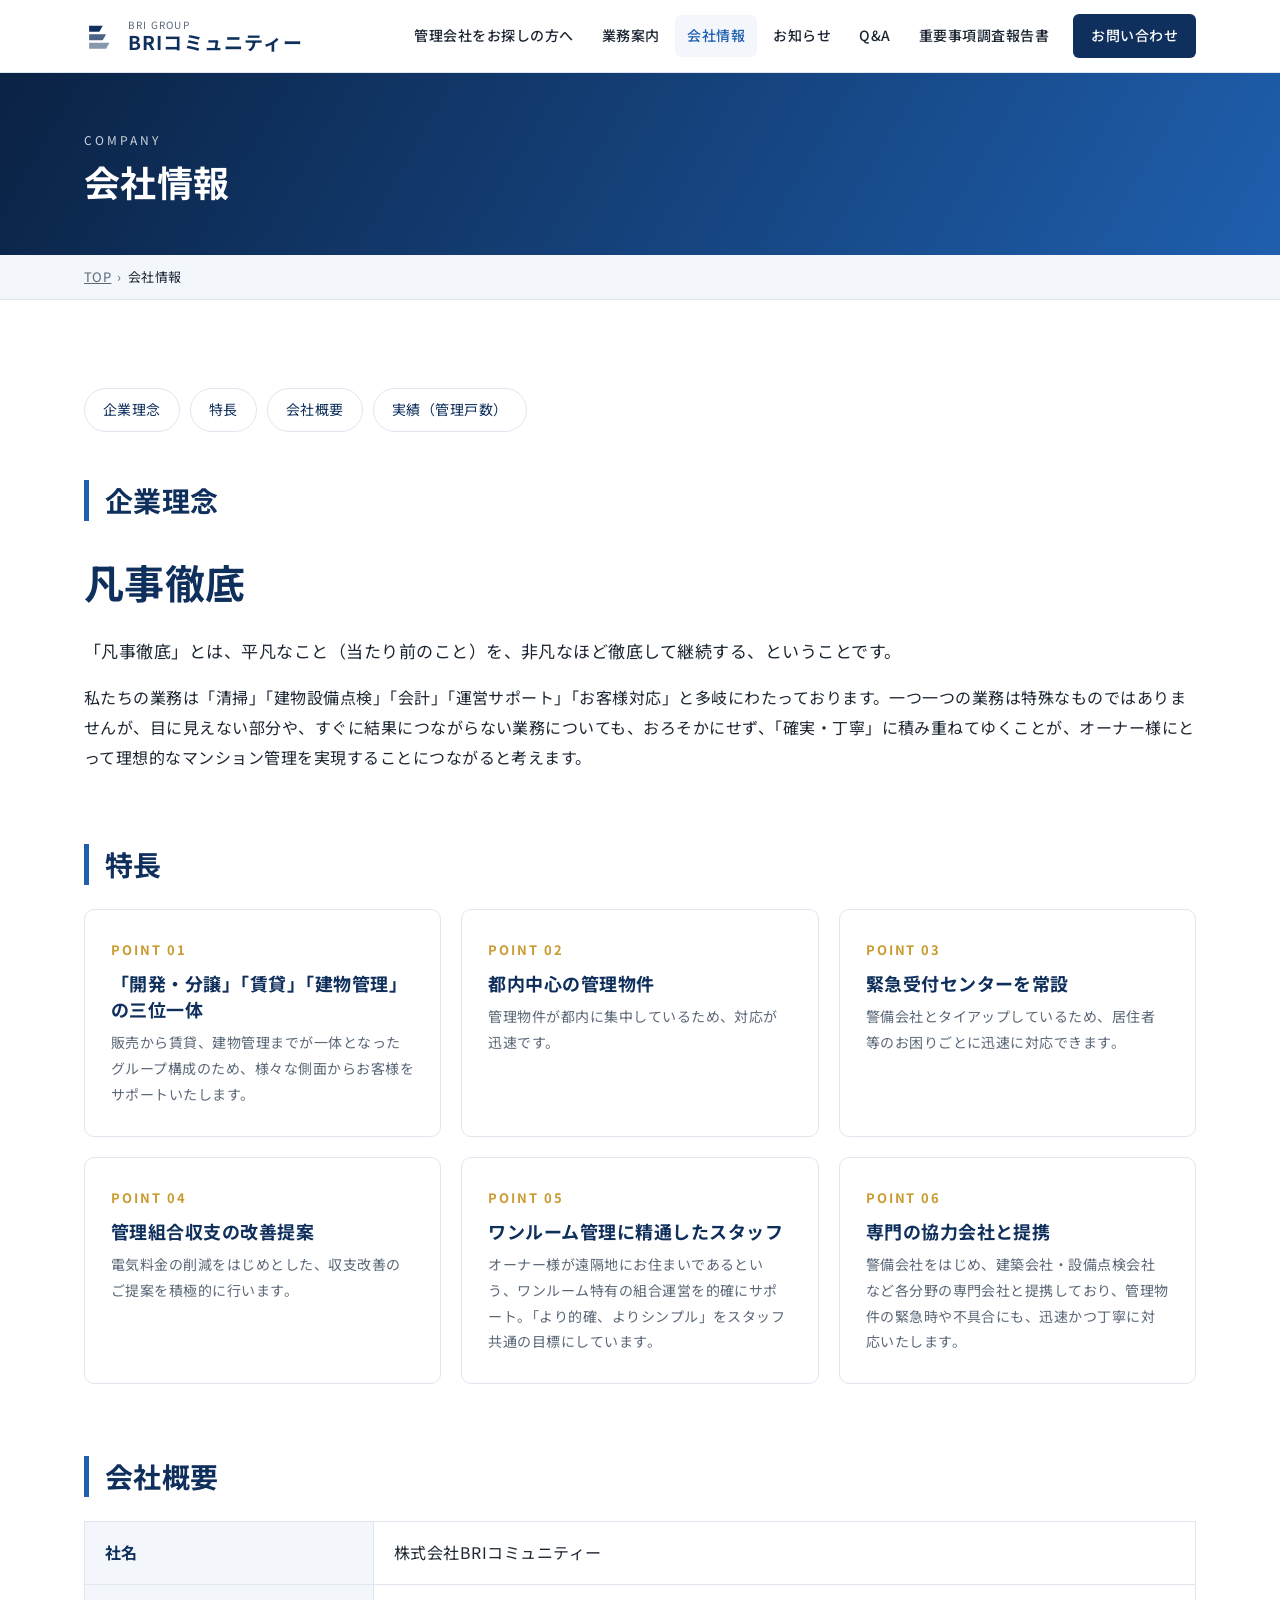
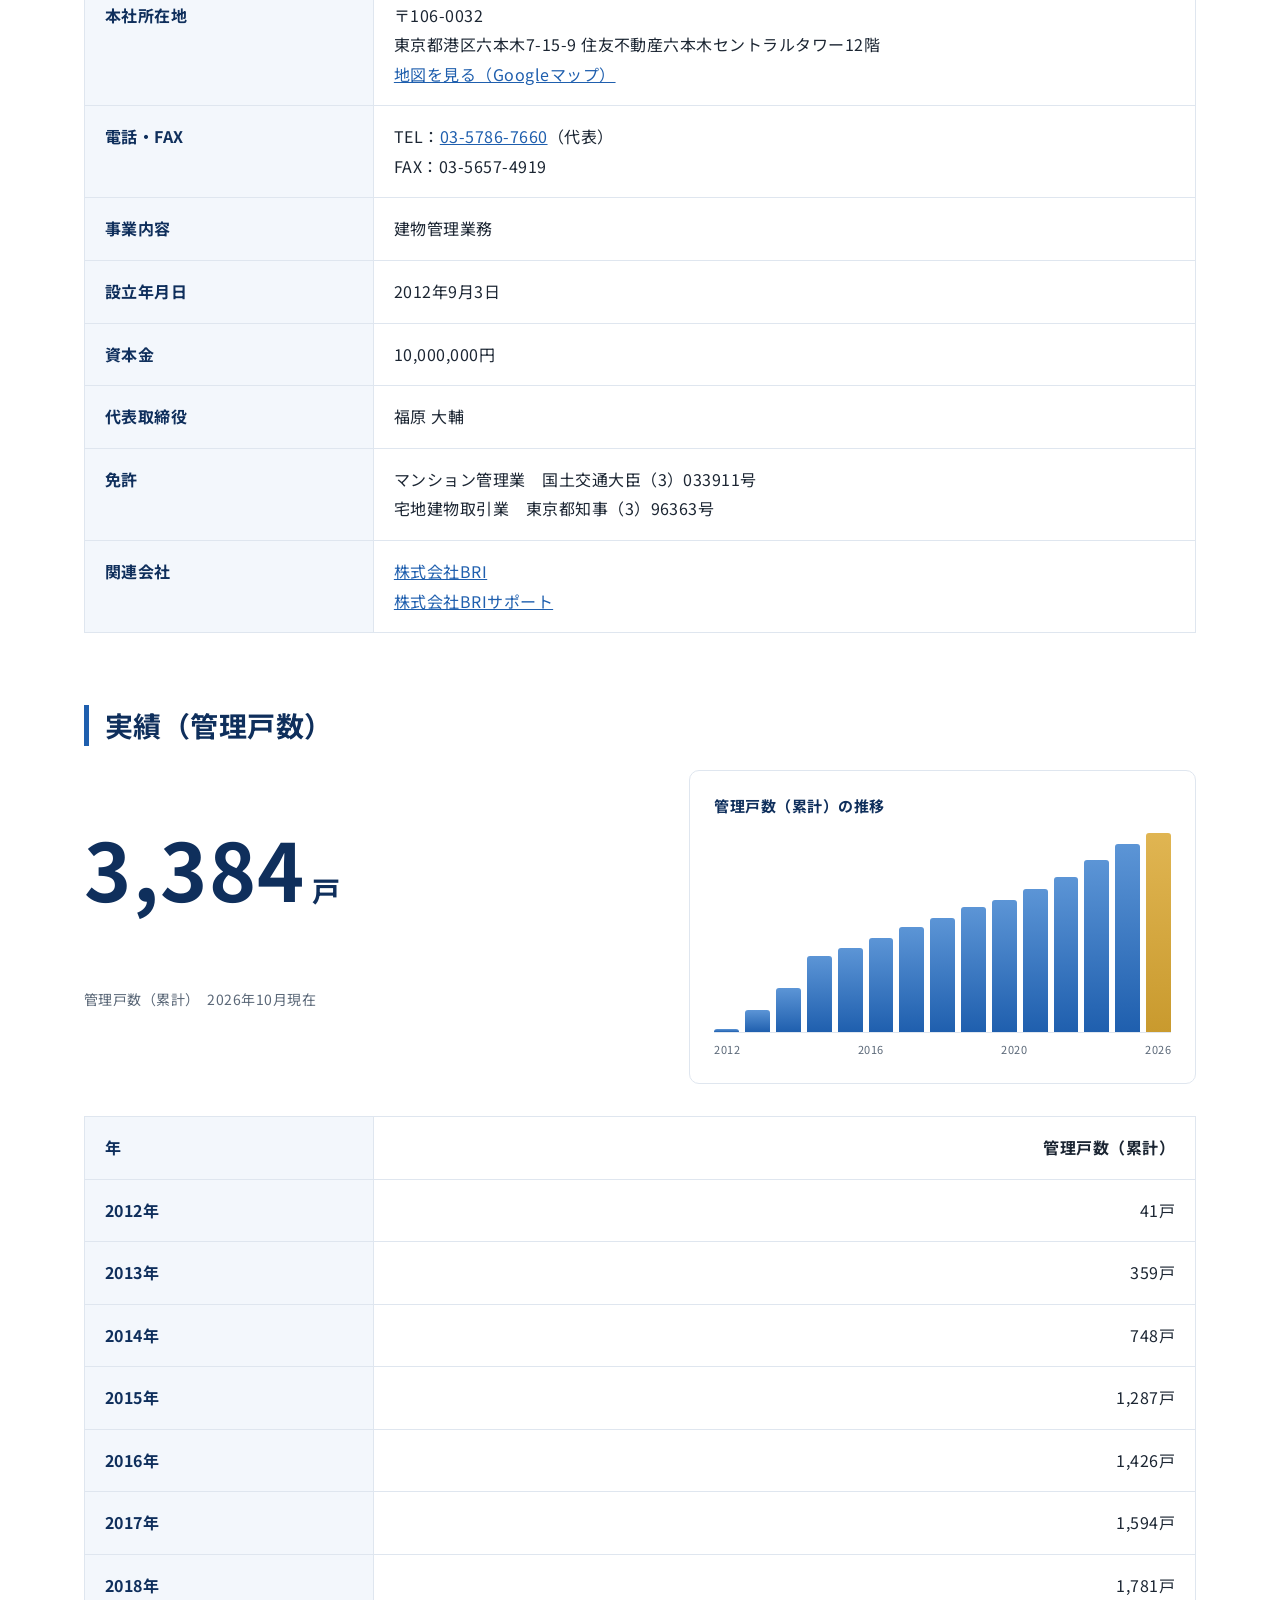
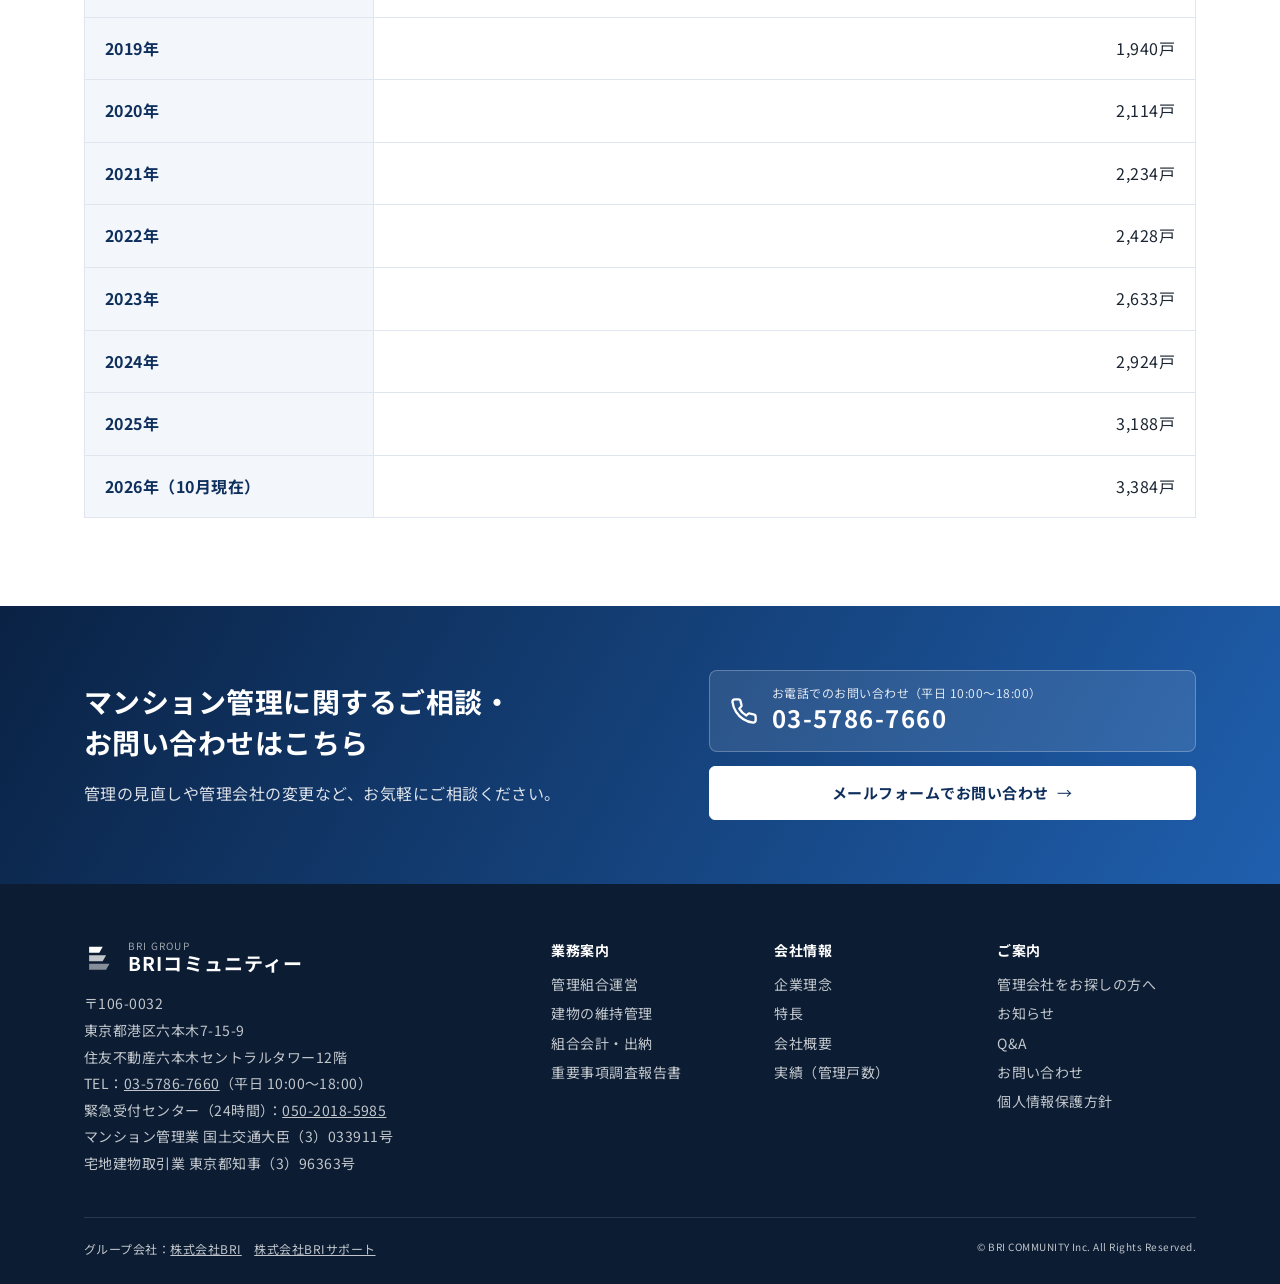
<file: company.html>
<!DOCTYPE html>
<html lang="ja">
<head>
<meta charset="UTF-8">
<meta name="viewport" content="width=device-width, initial-scale=1">
<title>会社情報｜BRIコミュニティー</title>
<meta name="description" content="BRIコミュニティーの企業理念・特長・会社概要・管理実績をご紹介します。">
<link rel="preconnect" href="https://fonts.googleapis.com">
<link rel="preconnect" href="https://fonts.gstatic.com" crossorigin>
<link href="https://fonts.googleapis.com/css2?family=Noto+Sans+JP:wght@400;500;700&display=swap" rel="stylesheet">
<link rel="stylesheet" href="css/style.css">
</head>
<body>
<a class="skip-link" href="#main">本文へ移動</a>
<svg width="0" height="0" style="position:absolute" aria-hidden="true">
  <symbol id="i-logo" viewBox="0 0 40 40"><path d="M6 8h16l-4 7H6z" fill="currentColor"/><path d="M6 18h20l-4 7H6z" fill="currentColor" opacity=".75"/><path d="M6 28h24l-4 7H6z" fill="currentColor" opacity=".5"/></symbol>
  <symbol id="i-tel" viewBox="0 0 24 24" fill="none" stroke="currentColor" stroke-width="2" stroke-linecap="round" stroke-linejoin="round"><path d="M22 16.9v3a2 2 0 0 1-2.2 2 19.8 19.8 0 0 1-8.6-3.1 19.5 19.5 0 0 1-6-6A19.8 19.8 0 0 1 2.1 4.2 2 2 0 0 1 4.1 2h3a2 2 0 0 1 2 1.7c.1 1 .4 1.9.7 2.8a2 2 0 0 1-.5 2.1L8 9.9a16 16 0 0 0 6 6l1.3-1.3a2 2 0 0 1 2.1-.4c.9.3 1.8.6 2.8.7a2 2 0 0 1 1.7 2z"/></symbol>
  <symbol id="i-mail" viewBox="0 0 24 24" fill="none" stroke="currentColor" stroke-width="2" stroke-linecap="round" stroke-linejoin="round"><rect x="2" y="4" width="20" height="16" rx="2"/><path d="M22 6l-10 7L2 6"/></symbol>
</svg>

<header class="site-header">
  <div class="container header-inner">
    <a class="logo" href="index.html" aria-label="BRIコミュニティー トップページ">
      <svg class="logo-mark" aria-hidden="true"><use href="#i-logo"/></svg>
      <span class="logo-text"><small>BRI GROUP</small><strong>BRIコミュニティー</strong></span>
    </a>
    <button class="menu-toggle" type="button" aria-expanded="false" aria-controls="global-nav" aria-label="メニューを開く"><span></span></button>
    <nav class="global-nav" id="global-nav" aria-label="メインメニュー">
      <ul>
        <li><a href="point.html">管理会社をお探しの方へ</a></li>
        <li><a href="works.html">業務案内</a></li>
        <li><a href="company.html" aria-current="page">会社情報</a></li>
        <li><a href="news.html">お知らせ</a></li>
        <li><a href="faq.html">Q&amp;A</a></li>
        <li><a href="jyucho.html">重要事項調査報告書</a></li>
        <li class="nav-contact"><a href="contact.html">お問い合わせ</a></li>
      </ul>
    </nav>
  </div>
</header>

<main id="main">
  <div class="page-hero"><div class="container"><span class="en">COMPANY</span><h1>会社情報</h1></div></div>
  <nav class="breadcrumb" aria-label="現在地"><div class="container"><ol><li><a href="index.html">TOP</a></li><li>会社情報</li></ol></div></nav>

  <section class="section">
    <div class="container">
      <div class="page-nav">
        <a href="#philosophy">企業理念</a><a href="#feature">特長</a><a href="#profile">会社概要</a><a href="#results">実績（管理戸数）</a>
      </div>

      <div class="block" id="philosophy">
        <h2 class="block-title">企業理念</h2>
        <p style="font-size:clamp(28px,4vw,40px);font-weight:700;color:var(--navy);margin-bottom:.4em">凡事徹底</p>
        <p class="lead">「凡事徹底」とは、平凡なこと（当たり前のこと）を、非凡なほど徹底して継続する、ということです。</p>
        <p>私たちの業務は「清掃」「建物設備点検」「会計」「運営サポート」「お客様対応」と多岐にわたっております。一つ一つの業務は特殊なものではありませんが、目に見えない部分や、すぐに結果につながらない業務についても、おろそかにせず、「確実・丁寧」に積み重ねてゆくことが、オーナー様にとって理想的なマンション管理を実現することにつながると考えます。</p>
      </div>

      <div class="block" id="feature">
        <h2 class="block-title">特長</h2>
        <div class="feature-grid">
          <div class="feature"><span class="feature-num">POINT 01</span><h3>「開発・分譲」「賃貸」「建物管理」の三位一体</h3><p>販売から賃貸、建物管理までが一体となったグループ構成のため、様々な側面からお客様をサポートいたします。</p></div>
          <div class="feature"><span class="feature-num">POINT 02</span><h3>都内中心の管理物件</h3><p>管理物件が都内に集中しているため、対応が迅速です。</p></div>
          <div class="feature"><span class="feature-num">POINT 03</span><h3>緊急受付センターを常設</h3><p>警備会社とタイアップしているため、居住者等のお困りごとに迅速に対応できます。</p></div>
          <div class="feature"><span class="feature-num">POINT 04</span><h3>管理組合収支の改善提案</h3><p>電気料金の削減をはじめとした、収支改善のご提案を積極的に行います。</p></div>
          <div class="feature"><span class="feature-num">POINT 05</span><h3>ワンルーム管理に精通したスタッフ</h3><p>オーナー様が遠隔地にお住まいであるという、ワンルーム特有の組合運営を的確にサポート。「より的確、よりシンプル」をスタッフ共通の目標にしています。</p></div>
          <div class="feature"><span class="feature-num">POINT 06</span><h3>専門の協力会社と提携</h3><p>警備会社をはじめ、建築会社・設備点検会社など各分野の専門会社と提携しており、管理物件の緊急時や不具合にも、迅速かつ丁寧に対応いたします。</p></div>
        </div>
      </div>

      <div class="block" id="profile">
        <h2 class="block-title">会社概要</h2>
        <table class="table">
          <tr><th>社名</th><td>株式会社BRIコミュニティー</td></tr>
          <tr><th>本社所在地</th><td>〒106-0032<br>東京都港区六本木7-15-9 住友不動産六本木セントラルタワー12階<br><a href="https://www.google.com/maps/search/?api=1&amp;query=%E4%BD%8F%E5%8F%8B%E4%B8%8D%E5%8B%95%E7%94%A3%E5%85%AD%E6%9C%AC%E6%9C%A8%E3%82%BB%E3%83%B3%E3%83%88%E3%83%A9%E3%83%AB%E3%82%BF%E3%83%AF%E3%83%BC" target="_blank" rel="noopener">地図を見る（Googleマップ）</a></td></tr>
          <tr><th>電話・FAX</th><td>TEL：<a href="tel:0357867660">03-5786-7660</a>（代表）<br>FAX：03-5657-4919</td></tr>
          <tr><th>事業内容</th><td>建物管理業務</td></tr>
          <tr><th>設立年月日</th><td>2012年9月3日</td></tr>
          <tr><th>資本金</th><td>10,000,000円</td></tr>
          <tr><th>代表取締役</th><td>福原 大輔</td></tr>
          <tr><th>免許</th><td>マンション管理業　国土交通大臣（3）033911号<br>宅地建物取引業　東京都知事（3）96363号</td></tr>
          <tr><th>関連会社</th><td><a href="http://www.b-r-i.co.jp/" target="_blank" rel="noopener">株式会社BRI</a><br><a href="http://www.brisupport.co.jp/" target="_blank" rel="noopener">株式会社BRIサポート</a></td></tr>
        </table>
      </div>

      <div class="block" id="results">
        <h2 class="block-title">実績（管理戸数）</h2>
        <div class="stats" style="margin-bottom:32px">
          <div>
            <p class="stat-big">3,384<small>戸</small></p>
            <p class="stat-note">管理戸数（累計）　2026年10月現在</p>
          </div>
          <div class="chart" role="img" aria-label="管理戸数（累計）の推移。2012年41戸から2026年3,384戸まで毎年増加しています。">
            <h3>管理戸数（累計）の推移</h3>
            <div class="bars" aria-hidden="true">
              <span style="height:1.2%"></span><span style="height:10.6%"></span><span style="height:22.1%"></span><span style="height:38%"></span><span style="height:42.1%"></span><span style="height:47.1%"></span><span style="height:52.6%"></span><span style="height:57.3%"></span><span style="height:62.5%"></span><span style="height:66%"></span><span style="height:71.7%"></span><span style="height:77.8%"></span><span style="height:86.4%"></span><span style="height:94.2%"></span><span style="height:100%"></span>
            </div>
            <div class="bars-x" aria-hidden="true"><span>2012</span><span>2016</span><span>2020</span><span>2026</span></div>
          </div>
        </div>
        <table class="table keep">
          <tr><th>年</th><td class="num"><b>管理戸数（累計）</b></td></tr>
          <tr><th>2012年</th><td class="num">41戸</td></tr>
          <tr><th>2013年</th><td class="num">359戸</td></tr>
          <tr><th>2014年</th><td class="num">748戸</td></tr>
          <tr><th>2015年</th><td class="num">1,287戸</td></tr>
          <tr><th>2016年</th><td class="num">1,426戸</td></tr>
          <tr><th>2017年</th><td class="num">1,594戸</td></tr>
          <tr><th>2018年</th><td class="num">1,781戸</td></tr>
          <tr><th>2019年</th><td class="num">1,940戸</td></tr>
          <tr><th>2020年</th><td class="num">2,114戸</td></tr>
          <tr><th>2021年</th><td class="num">2,234戸</td></tr>
          <tr><th>2022年</th><td class="num">2,428戸</td></tr>
          <tr><th>2023年</th><td class="num">2,633戸</td></tr>
          <tr><th>2024年</th><td class="num">2,924戸</td></tr>
          <tr><th>2025年</th><td class="num">3,188戸</td></tr>
          <tr><th>2026年（10月現在）</th><td class="num">3,384戸</td></tr>
        </table>
      </div>
    </div>
  </section>

  <section class="cta">
    <div class="container cta-inner">
      <div>
        <h2>マンション管理に関するご相談・<br>お問い合わせはこちら</h2>
        <p>管理の見直しや管理会社の変更など、お気軽にご相談ください。</p>
      </div>
      <div class="cta-actions">
        <a class="tel-box" href="tel:0357867660"><svg aria-hidden="true"><use href="#i-tel"/></svg><span><small>お電話でのお問い合わせ（平日 10:00〜18:00）</small><b>03-5786-7660</b></span></a>
        <a class="btn btn-white" href="contact.html">メールフォームでお問い合わせ</a>
      </div>
    </div>
  </section>
</main>

<footer class="site-footer">
  <div class="container">
    <div class="footer-grid">
      <div>
        <a class="logo" href="index.html"><svg class="logo-mark" aria-hidden="true"><use href="#i-logo"/></svg><span class="logo-text"><small>BRI GROUP</small><strong>BRIコミュニティー</strong></span></a>
        <address class="footer-address">
          〒106-0032<br>東京都港区六本木7-15-9<br>住友不動産六本木セントラルタワー12階<br>
          TEL：<a href="tel:0357867660" style="color:inherit">03-5786-7660</a>（平日 10:00〜18:00）<br>
          緊急受付センター（24時間）：<a href="tel:05020185985" style="color:inherit">050-2018-5985</a><br>
          マンション管理業 国土交通大臣（3）033911号<br>宅地建物取引業 東京都知事（3）96363号
        </address>
      </div>
      <nav class="footer-nav" aria-label="フッターメニュー">
        <div><h4>業務案内</h4><ul><li><a href="works.html#unei">管理組合運営</a></li><li><a href="works.html#iji">建物の維持管理</a></li><li><a href="works.html#kaikei">組合会計・出納</a></li><li><a href="jyucho.html">重要事項調査報告書</a></li></ul></div>
        <div><h4>会社情報</h4><ul><li><a href="company.html#philosophy">企業理念</a></li><li><a href="company.html#feature">特長</a></li><li><a href="company.html#profile">会社概要</a></li><li><a href="company.html#results">実績（管理戸数）</a></li></ul></div>
        <div><h4>ご案内</h4><ul><li><a href="point.html">管理会社をお探しの方へ</a></li><li><a href="news.html">お知らせ</a></li><li><a href="faq.html">Q&amp;A</a></li><li><a href="contact.html">お問い合わせ</a></li><li><a href="privacy.html">個人情報保護方針</a></li></ul></div>
      </nav>
    </div>
    <div class="footer-bottom">
      <span>グループ会社：<a href="http://www.b-r-i.co.jp/" target="_blank" rel="noopener">株式会社BRI</a>　<a href="http://www.brisupport.co.jp/" target="_blank" rel="noopener">株式会社BRIサポート</a></span>
      <small>&copy; BRI COMMUNITY Inc. All Rights Reserved.</small>
    </div>
  </div>
</footer>

<a class="to-top" href="#main" aria-label="ページの先頭へ">↑</a>
<div class="sp-fixed">
  <a class="tel" href="tel:0357867660"><svg aria-hidden="true"><use href="#i-tel"/></svg>電話する</a>
  <a class="mail" href="contact.html"><svg aria-hidden="true"><use href="#i-mail"/></svg>お問い合わせ</a>
</div>
<script src="js/main.js"></script>
</body>
</html>
</file>
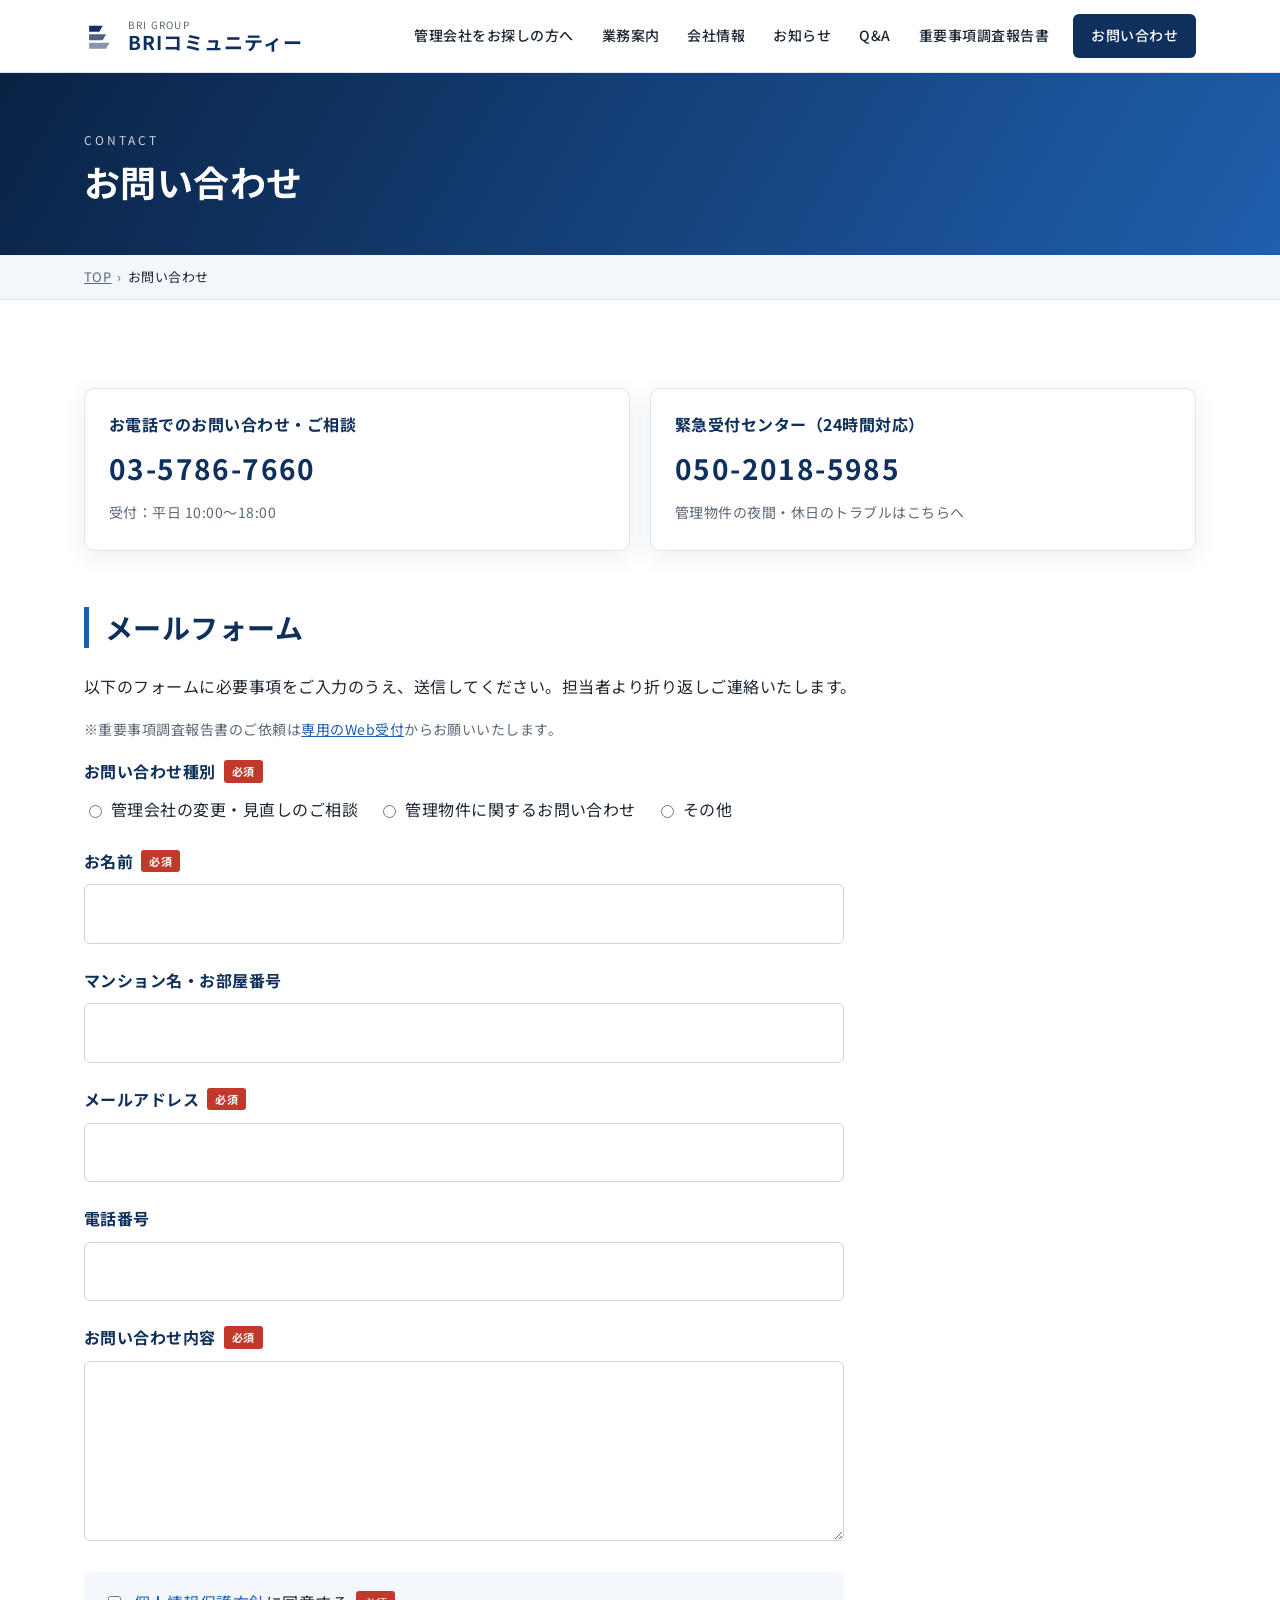
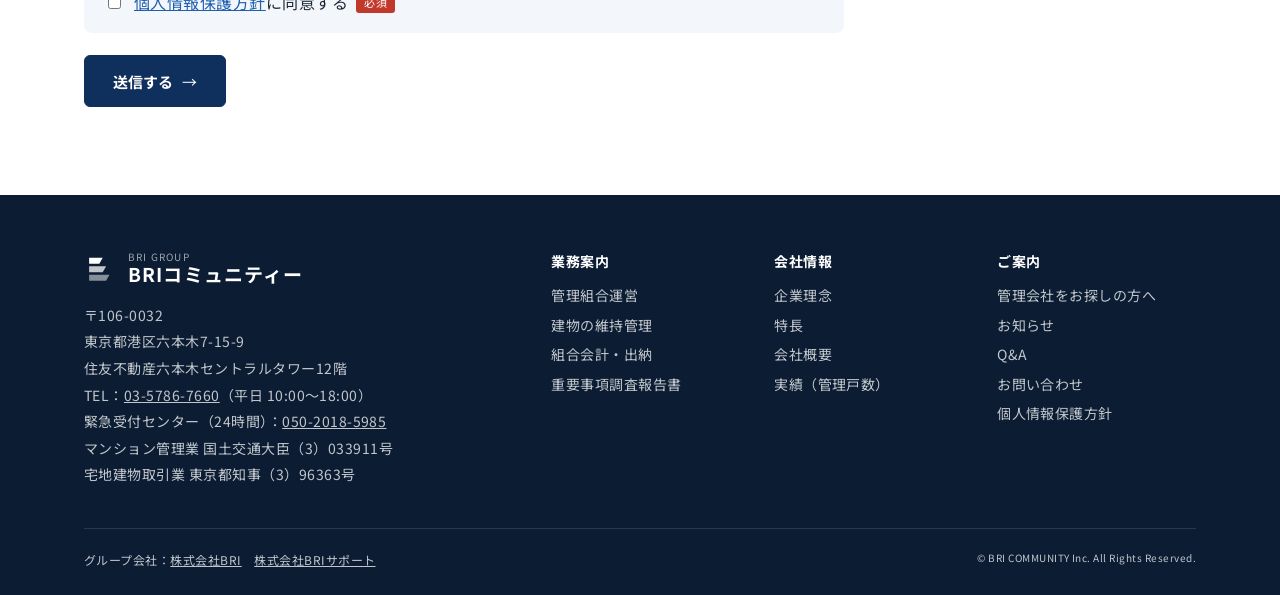
<file: contact.html>
<!DOCTYPE html>
<html lang="ja">
<head>
<meta charset="UTF-8">
<meta name="viewport" content="width=device-width, initial-scale=1">
<title>お問い合わせ｜BRIコミュニティー</title>
<meta name="description" content="BRIコミュニティーへのお問い合わせ・ご相談はこちら。お電話またはメールフォームで受け付けています。">
<link rel="preconnect" href="https://fonts.googleapis.com">
<link rel="preconnect" href="https://fonts.gstatic.com" crossorigin>
<link href="https://fonts.googleapis.com/css2?family=Noto+Sans+JP:wght@400;500;700&display=swap" rel="stylesheet">
<link rel="stylesheet" href="css/style.css">
</head>
<body>
<a class="skip-link" href="#main">本文へ移動</a>
<svg width="0" height="0" style="position:absolute" aria-hidden="true">
  <symbol id="i-logo" viewBox="0 0 40 40"><path d="M6 8h16l-4 7H6z" fill="currentColor"/><path d="M6 18h20l-4 7H6z" fill="currentColor" opacity=".75"/><path d="M6 28h24l-4 7H6z" fill="currentColor" opacity=".5"/></symbol>
  <symbol id="i-tel" viewBox="0 0 24 24" fill="none" stroke="currentColor" stroke-width="2" stroke-linecap="round" stroke-linejoin="round"><path d="M22 16.9v3a2 2 0 0 1-2.2 2 19.8 19.8 0 0 1-8.6-3.1 19.5 19.5 0 0 1-6-6A19.8 19.8 0 0 1 2.1 4.2 2 2 0 0 1 4.1 2h3a2 2 0 0 1 2 1.7c.1 1 .4 1.9.7 2.8a2 2 0 0 1-.5 2.1L8 9.9a16 16 0 0 0 6 6l1.3-1.3a2 2 0 0 1 2.1-.4c.9.3 1.8.6 2.8.7a2 2 0 0 1 1.7 2z"/></symbol>
  <symbol id="i-mail" viewBox="0 0 24 24" fill="none" stroke="currentColor" stroke-width="2" stroke-linecap="round" stroke-linejoin="round"><rect x="2" y="4" width="20" height="16" rx="2"/><path d="M22 6l-10 7L2 6"/></symbol>
</svg>

<header class="site-header">
  <div class="container header-inner">
    <a class="logo" href="index.html" aria-label="BRIコミュニティー トップページ">
      <svg class="logo-mark" aria-hidden="true"><use href="#i-logo"/></svg>
      <span class="logo-text"><small>BRI GROUP</small><strong>BRIコミュニティー</strong></span>
    </a>
    <button class="menu-toggle" type="button" aria-expanded="false" aria-controls="global-nav" aria-label="メニューを開く"><span></span></button>
    <nav class="global-nav" id="global-nav" aria-label="メインメニュー">
      <ul>
        <li><a href="point.html">管理会社をお探しの方へ</a></li>
        <li><a href="works.html">業務案内</a></li>
        <li><a href="company.html">会社情報</a></li>
        <li><a href="news.html">お知らせ</a></li>
        <li><a href="faq.html">Q&amp;A</a></li>
        <li><a href="jyucho.html">重要事項調査報告書</a></li>
        <li class="nav-contact"><a href="contact.html" aria-current="page">お問い合わせ</a></li>
      </ul>
    </nav>
  </div>
</header>

<main id="main">
  <div class="page-hero"><div class="container"><span class="en">CONTACT</span><h1>お問い合わせ</h1></div></div>
  <nav class="breadcrumb" aria-label="現在地"><div class="container"><ol><li><a href="index.html">TOP</a></li><li>お問い合わせ</li></ol></div></nav>

  <section class="section">
    <div class="container">
      <div class="contact-boxes">
        <div class="contact-box">
          <h3>お電話でのお問い合わせ・ご相談</h3>
          <a class="tel" href="tel:0357867660">03-5786-7660</a>
          <p>受付：平日 10:00〜18:00</p>
        </div>
        <div class="contact-box">
          <h3>緊急受付センター（24時間対応）</h3>
          <a class="tel" href="tel:05020185985">050-2018-5985</a>
          <p>管理物件の夜間・休日のトラブルはこちらへ</p>
        </div>
      </div>

      <div class="block">
        <h2 class="block-title">メールフォーム</h2>
        <p>以下のフォームに必要事項をご入力のうえ、送信してください。担当者より折り返しご連絡いたします。</p>
        <p style="font-size:14px;color:var(--muted)">※重要事項調査報告書のご依頼は<a href="jyucho.html">専用のWeb受付</a>からお願いいたします。</p>

        <form class="form" name="contact" method="POST" action="thanks.html" data-netlify="true" netlify-honeypot="bot-field">
          <input type="hidden" name="form-name" value="contact">
          <p class="sr-only"><label>この欄は入力しないでください <input name="bot-field"></label></p>

          <div class="form-row">
            <span class="label">お問い合わせ種別<span class="req">必須</span></span>
            <div class="radio-group">
              <label><input type="radio" name="種別" value="管理会社の変更・見直しのご相談" required> 管理会社の変更・見直しのご相談</label>
              <label><input type="radio" name="種別" value="管理物件に関するお問い合わせ"> 管理物件に関するお問い合わせ</label>
              <label><input type="radio" name="種別" value="その他"> その他</label>
            </div>
          </div>
          <div class="form-row">
            <label for="f-name">お名前<span class="req">必須</span></label>
            <input id="f-name" type="text" name="お名前" autocomplete="name" required>
          </div>
          <div class="form-row">
            <label for="f-mansion">マンション名・お部屋番号</label>
            <input id="f-mansion" type="text" name="マンション名">
          </div>
          <div class="form-row">
            <label for="f-email">メールアドレス<span class="req">必須</span></label>
            <input id="f-email" type="email" name="メールアドレス" autocomplete="email" required>
          </div>
          <div class="form-row">
            <label for="f-tel">電話番号</label>
            <input id="f-tel" type="tel" name="電話番号" autocomplete="tel">
          </div>
          <div class="form-row">
            <label for="f-body">お問い合わせ内容<span class="req">必須</span></label>
            <textarea id="f-body" name="お問い合わせ内容" required></textarea>
          </div>
          <div class="agree">
            <label><input type="checkbox" name="個人情報の取扱いに同意" value="同意する" required> <span><a href="privacy.html" target="_blank">個人情報保護方針</a>に同意する<span class="req">必須</span></span></label>
          </div>
          <div><button class="btn btn-primary" type="submit">送信する</button></div>
        </form>
      </div>
    </div>
  </section>

</main>

<footer class="site-footer">
  <div class="container">
    <div class="footer-grid">
      <div>
        <a class="logo" href="index.html"><svg class="logo-mark" aria-hidden="true"><use href="#i-logo"/></svg><span class="logo-text"><small>BRI GROUP</small><strong>BRIコミュニティー</strong></span></a>
        <address class="footer-address">
          〒106-0032<br>東京都港区六本木7-15-9<br>住友不動産六本木セントラルタワー12階<br>
          TEL：<a href="tel:0357867660" style="color:inherit">03-5786-7660</a>（平日 10:00〜18:00）<br>
          緊急受付センター（24時間）：<a href="tel:05020185985" style="color:inherit">050-2018-5985</a><br>
          マンション管理業 国土交通大臣（3）033911号<br>宅地建物取引業 東京都知事（3）96363号
        </address>
      </div>
      <nav class="footer-nav" aria-label="フッターメニュー">
        <div><h4>業務案内</h4><ul><li><a href="works.html#unei">管理組合運営</a></li><li><a href="works.html#iji">建物の維持管理</a></li><li><a href="works.html#kaikei">組合会計・出納</a></li><li><a href="jyucho.html">重要事項調査報告書</a></li></ul></div>
        <div><h4>会社情報</h4><ul><li><a href="company.html#philosophy">企業理念</a></li><li><a href="company.html#feature">特長</a></li><li><a href="company.html#profile">会社概要</a></li><li><a href="company.html#results">実績（管理戸数）</a></li></ul></div>
        <div><h4>ご案内</h4><ul><li><a href="point.html">管理会社をお探しの方へ</a></li><li><a href="news.html">お知らせ</a></li><li><a href="faq.html">Q&amp;A</a></li><li><a href="contact.html">お問い合わせ</a></li><li><a href="privacy.html">個人情報保護方針</a></li></ul></div>
      </nav>
    </div>
    <div class="footer-bottom">
      <span>グループ会社：<a href="http://www.b-r-i.co.jp/" target="_blank" rel="noopener">株式会社BRI</a>　<a href="http://www.brisupport.co.jp/" target="_blank" rel="noopener">株式会社BRIサポート</a></span>
      <small>&copy; BRI COMMUNITY Inc. All Rights Reserved.</small>
    </div>
  </div>
</footer>

<a class="to-top" href="#main" aria-label="ページの先頭へ">↑</a>
<div class="sp-fixed">
  <a class="tel" href="tel:0357867660"><svg aria-hidden="true"><use href="#i-tel"/></svg>電話する</a>
  <a class="mail" href="contact.html"><svg aria-hidden="true"><use href="#i-mail"/></svg>お問い合わせ</a>
</div>
<script src="js/main.js"></script>
</body>
</html>
</file>
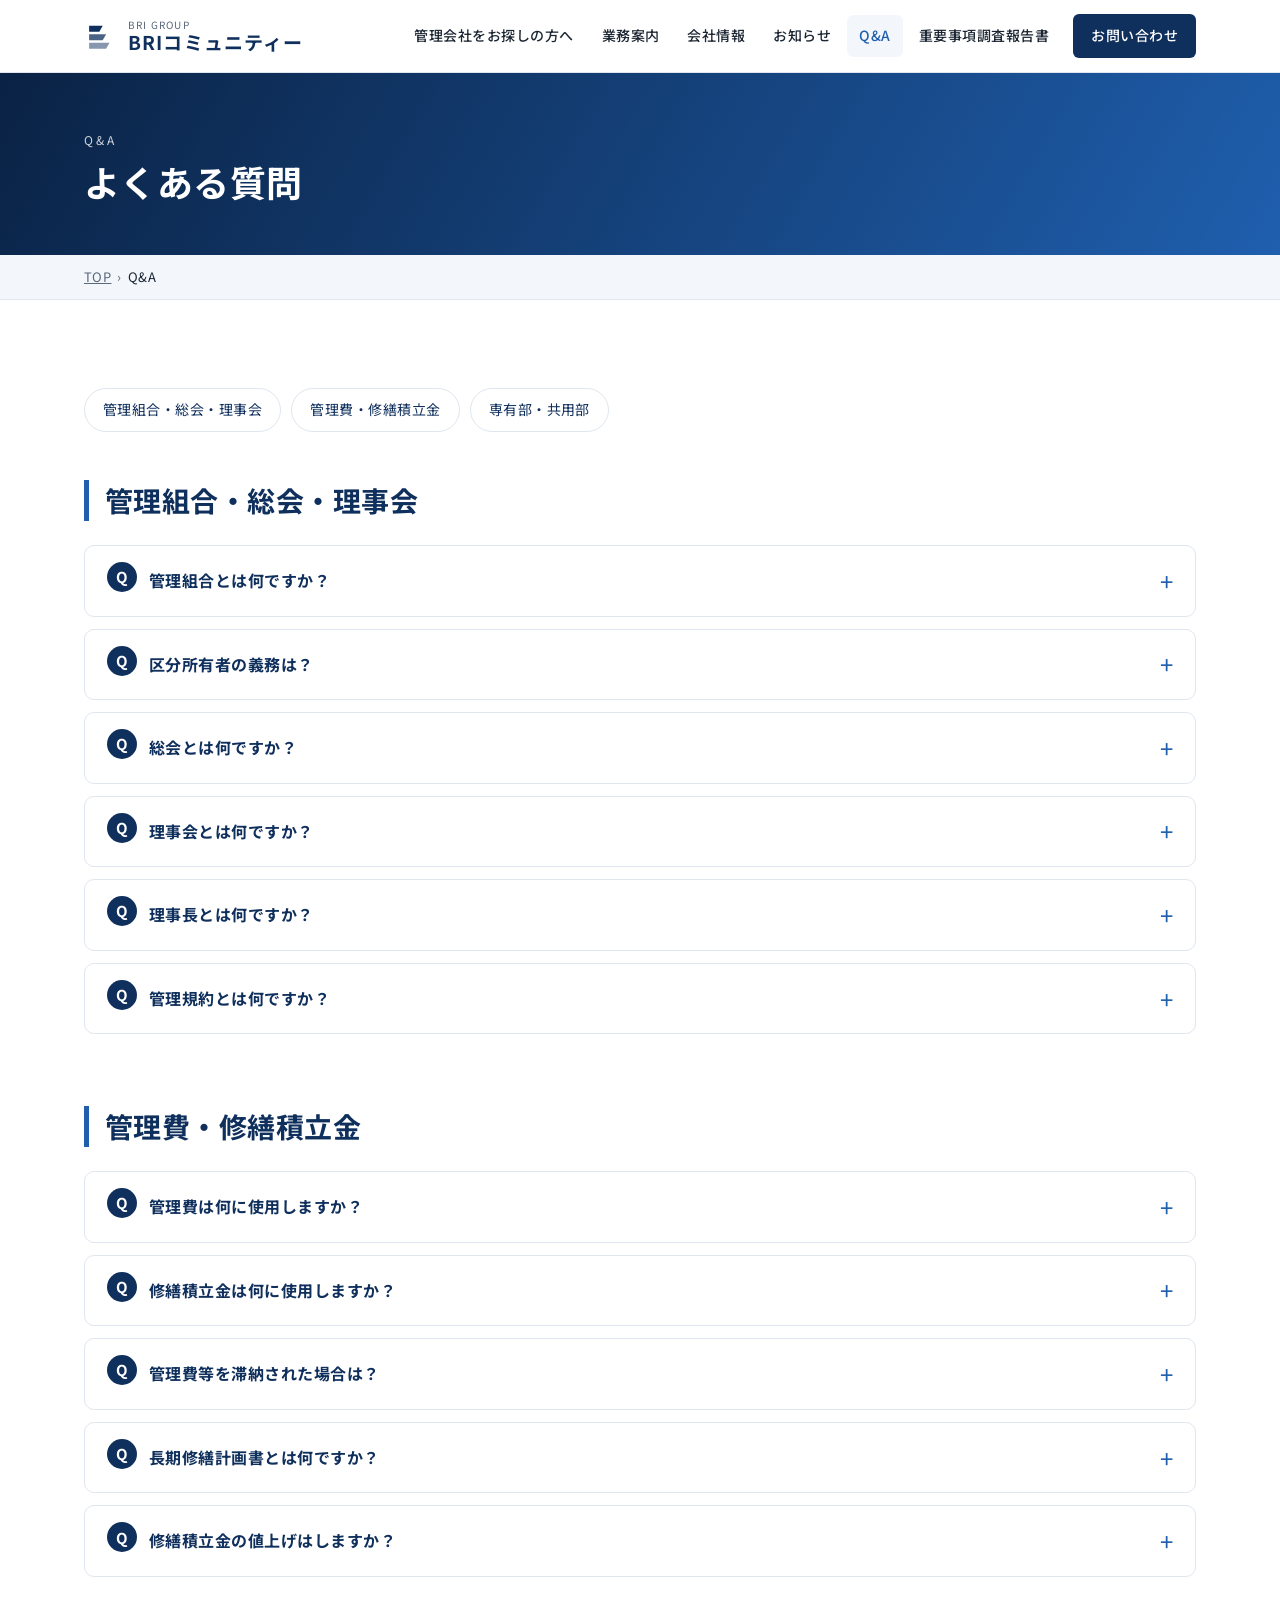
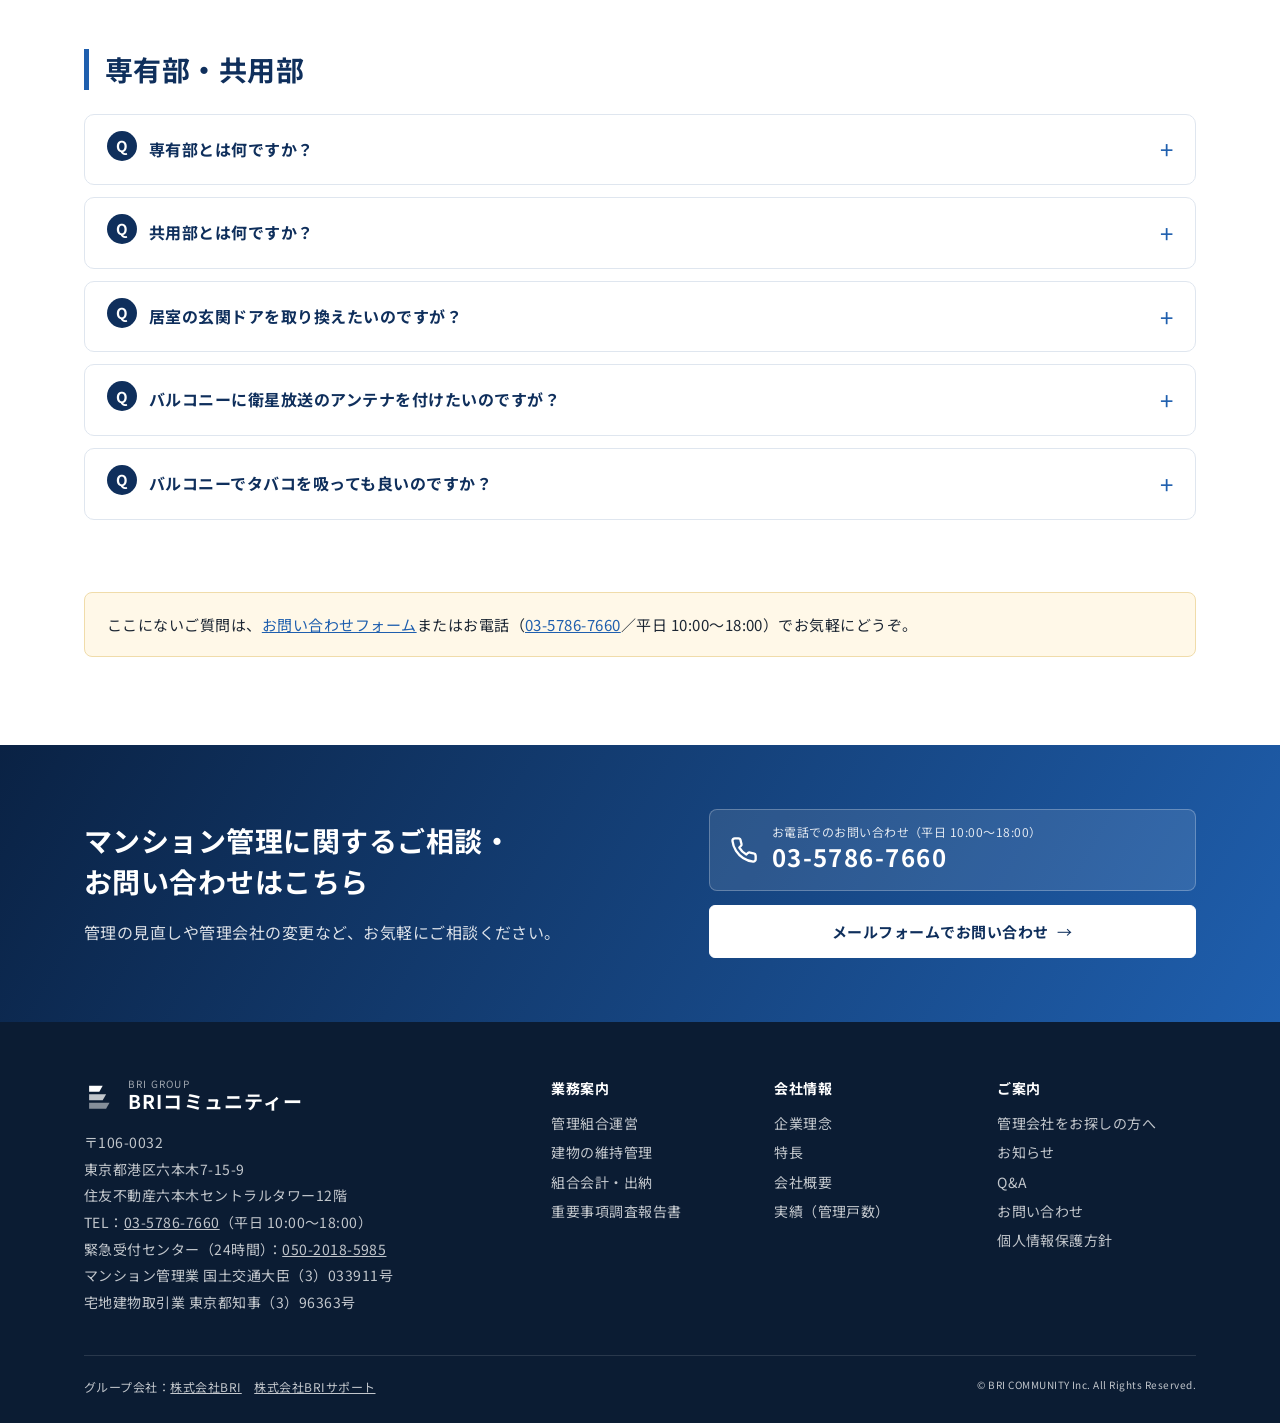
<file: faq.html>
<!DOCTYPE html>
<html lang="ja">
<head>
<meta charset="UTF-8">
<meta name="viewport" content="width=device-width, initial-scale=1">
<title>Q&amp;A（よくある質問）｜BRIコミュニティー</title>
<meta name="description" content="管理組合・総会・理事会・管理費・修繕積立金・専有部と共用部など、マンション管理に関するよくある質問にお答えします。">
<link rel="preconnect" href="https://fonts.googleapis.com">
<link rel="preconnect" href="https://fonts.gstatic.com" crossorigin>
<link href="https://fonts.googleapis.com/css2?family=Noto+Sans+JP:wght@400;500;700&display=swap" rel="stylesheet">
<link rel="stylesheet" href="css/style.css">
</head>
<body>
<a class="skip-link" href="#main">本文へ移動</a>
<svg width="0" height="0" style="position:absolute" aria-hidden="true">
  <symbol id="i-logo" viewBox="0 0 40 40"><path d="M6 8h16l-4 7H6z" fill="currentColor"/><path d="M6 18h20l-4 7H6z" fill="currentColor" opacity=".75"/><path d="M6 28h24l-4 7H6z" fill="currentColor" opacity=".5"/></symbol>
  <symbol id="i-tel" viewBox="0 0 24 24" fill="none" stroke="currentColor" stroke-width="2" stroke-linecap="round" stroke-linejoin="round"><path d="M22 16.9v3a2 2 0 0 1-2.2 2 19.8 19.8 0 0 1-8.6-3.1 19.5 19.5 0 0 1-6-6A19.8 19.8 0 0 1 2.1 4.2 2 2 0 0 1 4.1 2h3a2 2 0 0 1 2 1.7c.1 1 .4 1.9.7 2.8a2 2 0 0 1-.5 2.1L8 9.9a16 16 0 0 0 6 6l1.3-1.3a2 2 0 0 1 2.1-.4c.9.3 1.8.6 2.8.7a2 2 0 0 1 1.7 2z"/></symbol>
  <symbol id="i-mail" viewBox="0 0 24 24" fill="none" stroke="currentColor" stroke-width="2" stroke-linecap="round" stroke-linejoin="round"><rect x="2" y="4" width="20" height="16" rx="2"/><path d="M22 6l-10 7L2 6"/></symbol>
</svg>

<header class="site-header">
  <div class="container header-inner">
    <a class="logo" href="index.html" aria-label="BRIコミュニティー トップページ">
      <svg class="logo-mark" aria-hidden="true"><use href="#i-logo"/></svg>
      <span class="logo-text"><small>BRI GROUP</small><strong>BRIコミュニティー</strong></span>
    </a>
    <button class="menu-toggle" type="button" aria-expanded="false" aria-controls="global-nav" aria-label="メニューを開く"><span></span></button>
    <nav class="global-nav" id="global-nav" aria-label="メインメニュー">
      <ul>
        <li><a href="point.html">管理会社をお探しの方へ</a></li>
        <li><a href="works.html">業務案内</a></li>
        <li><a href="company.html">会社情報</a></li>
        <li><a href="news.html">お知らせ</a></li>
        <li><a href="faq.html" aria-current="page">Q&amp;A</a></li>
        <li><a href="jyucho.html">重要事項調査報告書</a></li>
        <li class="nav-contact"><a href="contact.html">お問い合わせ</a></li>
      </ul>
    </nav>
  </div>
</header>

<main id="main">
  <div class="page-hero"><div class="container"><span class="en">Q&amp;A</span><h1>よくある質問</h1></div></div>
  <nav class="breadcrumb" aria-label="現在地"><div class="container"><ol><li><a href="index.html">TOP</a></li><li>Q&amp;A</li></ol></div></nav>

  <section class="section">
    <div class="container">
      <div class="page-nav">
        <a href="#faq-kumiai">管理組合・総会・理事会</a><a href="#faq-money">管理費・修繕積立金</a><a href="#faq-bubun">専有部・共用部</a>
      </div>

      <div class="block" id="faq-kumiai">
        <h2 class="block-title">管理組合・総会・理事会</h2>
        <div class="faq">
          <details><summary>管理組合とは何ですか？</summary><div class="answer"><p>居室などの所有者（区分所有者）全員で構成される団体のことです。全員の共有物である建物の維持管理を行います。</p></div></details>
          <details><summary>区分所有者の義務は？</summary><div class="answer"><p>建物の維持管理、管理規約・使用細則・総会等で決定した事項を守る義務があります。また、所有者である限り、管理組合員を辞めることはできません。</p></div></details>
          <details><summary>総会とは何ですか？</summary><div class="answer"><p>総会は管理組合の最高意思決定機関です。組合の運営方針などを多数決で決議します。</p><p>総会には「通常総会」と「臨時総会」があります。通常総会は管理規約に定められた期間内に年1回必ず開催し、主に年間の「業務報告・決算報告、事業計画・予算案」の決議と、理事会の役員（理事・監事）の選任を行います。臨時総会は、通常総会以外の時期に検討すべき事柄が発生した際に開催します。</p><p>どちらも基本的には、理事会の決定に基づき理事長が招集します。</p></div></details>
          <details><summary>理事会とは何ですか？</summary><div class="answer"><p>総会で選任された組合員の代表者で組織される団体です。主に組合の基本的な運営方針や日常のルールなどを検討・策定します。検討された課題などは、最高意思決定機関である総会で決議されます。</p></div></details>
          <details><summary>理事長とは何ですか？</summary><div class="answer"><p>総会で選任された理事の中から選出される、組合の代表者です。</p></div></details>
          <details><summary>管理規約とは何ですか？</summary><div class="answer"><p>組合の運営や専有部分・共用部分の範囲などについて管理組合が定めた、区分所有者や同居人・賃借人が守るべきルールです。法令などに違反しない限り、総会の決議をもって改定できます。</p></div></details>
        </div>
      </div>

      <div class="block" id="faq-money">
        <h2 class="block-title">管理費・修繕積立金</h2>
        <div class="faq">
          <details><summary>管理費は何に使用しますか？</summary><div class="answer"><p>共用部の水道光熱費・設備点検費・清掃費など、日常的な経費の支払いに使用します。区分所有者は規約に定められた方法で、毎月組合の口座に納入する義務があります。管理会社へ支払う委託業務費も、この管理費から支出します。</p></div></details>
          <details><summary>修繕積立金は何に使用しますか？</summary><div class="answer"><p>共用部分の計画的な修繕（大規模修繕工事など）や建物の建替えなどに使用します。管理費と同様、規約に定められた方法で毎月組合の口座に納入する義務があります。</p><p>居室を売却して区分所有者でなくなった場合でも、積立金は返却されません。また、修繕積立金は管理費と分けて経理する必要があります。</p></div></details>
          <details><summary>管理費等を滞納された場合は？</summary><div class="answer"><p>滞納が長期化すると組合運営に支障が出るため、できるだけ素早い対応が必要です。一般的には「電話督促・自宅訪問・督促状の送付」を行い、それでも滞納が続く場合は法的措置（訴訟など）に移行します。弁護士などの専門家への依頼も必要になります。</p></div></details>
          <details><summary>長期修繕計画書とは何ですか？</summary><div class="answer"><p>建物や設備は年月とともに劣化します。快適な住環境と資産価値を保つため、各部位の劣化時期に合わせて適切な修繕工事を行う必要があり、これを体系的にまとめたものが長期修繕計画書です。</p><p>一般的には25年以上の長期にわたる計画を作成しますが、劣化状況や工事の方法も変化するため、資金計画も含めて5年ごとに見直す必要があります。</p></div></details>
          <details><summary>修繕積立金の値上げはしますか？</summary><div class="answer"><p>一般的な長期修繕計画書では、段階的な値上げが予定されています。各管理組合の収支状況にもよりますが、大規模修繕工事だけでなく経年劣化による不測の事態も考えられるため、長期修繕計画書に基づいて見直す必要があります。</p></div></details>
        </div>
      </div>

      <div class="block" id="faq-bubun">
        <h2 class="block-title">専有部・共用部</h2>
        <div class="faq">
          <details><summary>専有部とは何ですか？</summary><div class="answer"><p>区分所有権の対象となる建物の部分で、一般的には居室のことを指します。範囲は、天井・床・壁の躯体部分（コンクリート部分）を除く内側です。床下や天井裏がある場合は、天井材とコンクリートの間、床材とコンクリートの間も専有部です。玄関ドアの内側部分や鍵（シリンダー）も専有部です。（管理規約の規定によります）</p></div></details>
          <details><summary>共用部とは何ですか？</summary><div class="answer"><p>専有部分以外の建物の部分などを指します。居室を隔てる天井・床・壁のコンクリート、外壁、敷地が該当し、各室のバルコニーや玄関扉、窓ガラス（サッシ含む）も共用部となります。（管理規約の規定によります）</p></div></details>
          <details><summary>居室の玄関ドアを取り換えたいのですが？</summary><div class="answer"><p>玄関ドアは共用部扱いのため、好みの形や色に交換することはできません。鍵（補助錠など）の数を増やすこともできません。ただし、ドアの居室側は専有部です。（管理規約の規定によります）</p></div></details>
          <details><summary>バルコニーに衛星放送のアンテナを付けたいのですが？</summary><div class="answer"><p>管理規約の規定によりますが、一般的にバルコニーは共用部のため、アンテナの設置は禁止です。バルコニーは非常時の避難経路にもなり、美観上の問題もあるため、布団干しや物置などの設置も禁止となる場合が多くあります。</p></div></details>
          <details><summary>バルコニーでタバコを吸っても良いのですか？</summary><div class="answer"><p>一般的な規約・使用細則では、共用部（廊下・階段・敷地内など）は禁煙です。バルコニーも共用部のため、基本的には禁止です。</p></div></details>
        </div>
      </div>

      <div class="notice">
        <p style="margin:0">ここにないご質問は、<a href="contact.html">お問い合わせフォーム</a>またはお電話（<a href="tel:0357867660">03-5786-7660</a>／平日 10:00〜18:00）でお気軽にどうぞ。</p>
      </div>
    </div>
  </section>

  <section class="cta">
    <div class="container cta-inner">
      <div>
        <h2>マンション管理に関するご相談・<br>お問い合わせはこちら</h2>
        <p>管理の見直しや管理会社の変更など、お気軽にご相談ください。</p>
      </div>
      <div class="cta-actions">
        <a class="tel-box" href="tel:0357867660"><svg aria-hidden="true"><use href="#i-tel"/></svg><span><small>お電話でのお問い合わせ（平日 10:00〜18:00）</small><b>03-5786-7660</b></span></a>
        <a class="btn btn-white" href="contact.html">メールフォームでお問い合わせ</a>
      </div>
    </div>
  </section>
</main>

<footer class="site-footer">
  <div class="container">
    <div class="footer-grid">
      <div>
        <a class="logo" href="index.html"><svg class="logo-mark" aria-hidden="true"><use href="#i-logo"/></svg><span class="logo-text"><small>BRI GROUP</small><strong>BRIコミュニティー</strong></span></a>
        <address class="footer-address">
          〒106-0032<br>東京都港区六本木7-15-9<br>住友不動産六本木セントラルタワー12階<br>
          TEL：<a href="tel:0357867660" style="color:inherit">03-5786-7660</a>（平日 10:00〜18:00）<br>
          緊急受付センター（24時間）：<a href="tel:05020185985" style="color:inherit">050-2018-5985</a><br>
          マンション管理業 国土交通大臣（3）033911号<br>宅地建物取引業 東京都知事（3）96363号
        </address>
      </div>
      <nav class="footer-nav" aria-label="フッターメニュー">
        <div><h4>業務案内</h4><ul><li><a href="works.html#unei">管理組合運営</a></li><li><a href="works.html#iji">建物の維持管理</a></li><li><a href="works.html#kaikei">組合会計・出納</a></li><li><a href="jyucho.html">重要事項調査報告書</a></li></ul></div>
        <div><h4>会社情報</h4><ul><li><a href="company.html#philosophy">企業理念</a></li><li><a href="company.html#feature">特長</a></li><li><a href="company.html#profile">会社概要</a></li><li><a href="company.html#results">実績（管理戸数）</a></li></ul></div>
        <div><h4>ご案内</h4><ul><li><a href="point.html">管理会社をお探しの方へ</a></li><li><a href="news.html">お知らせ</a></li><li><a href="faq.html">Q&amp;A</a></li><li><a href="contact.html">お問い合わせ</a></li><li><a href="privacy.html">個人情報保護方針</a></li></ul></div>
      </nav>
    </div>
    <div class="footer-bottom">
      <span>グループ会社：<a href="http://www.b-r-i.co.jp/" target="_blank" rel="noopener">株式会社BRI</a>　<a href="http://www.brisupport.co.jp/" target="_blank" rel="noopener">株式会社BRIサポート</a></span>
      <small>&copy; BRI COMMUNITY Inc. All Rights Reserved.</small>
    </div>
  </div>
</footer>

<a class="to-top" href="#main" aria-label="ページの先頭へ">↑</a>
<div class="sp-fixed">
  <a class="tel" href="tel:0357867660"><svg aria-hidden="true"><use href="#i-tel"/></svg>電話する</a>
  <a class="mail" href="contact.html"><svg aria-hidden="true"><use href="#i-mail"/></svg>お問い合わせ</a>
</div>
<script src="js/main.js"></script>
</body>
</html>
</file>
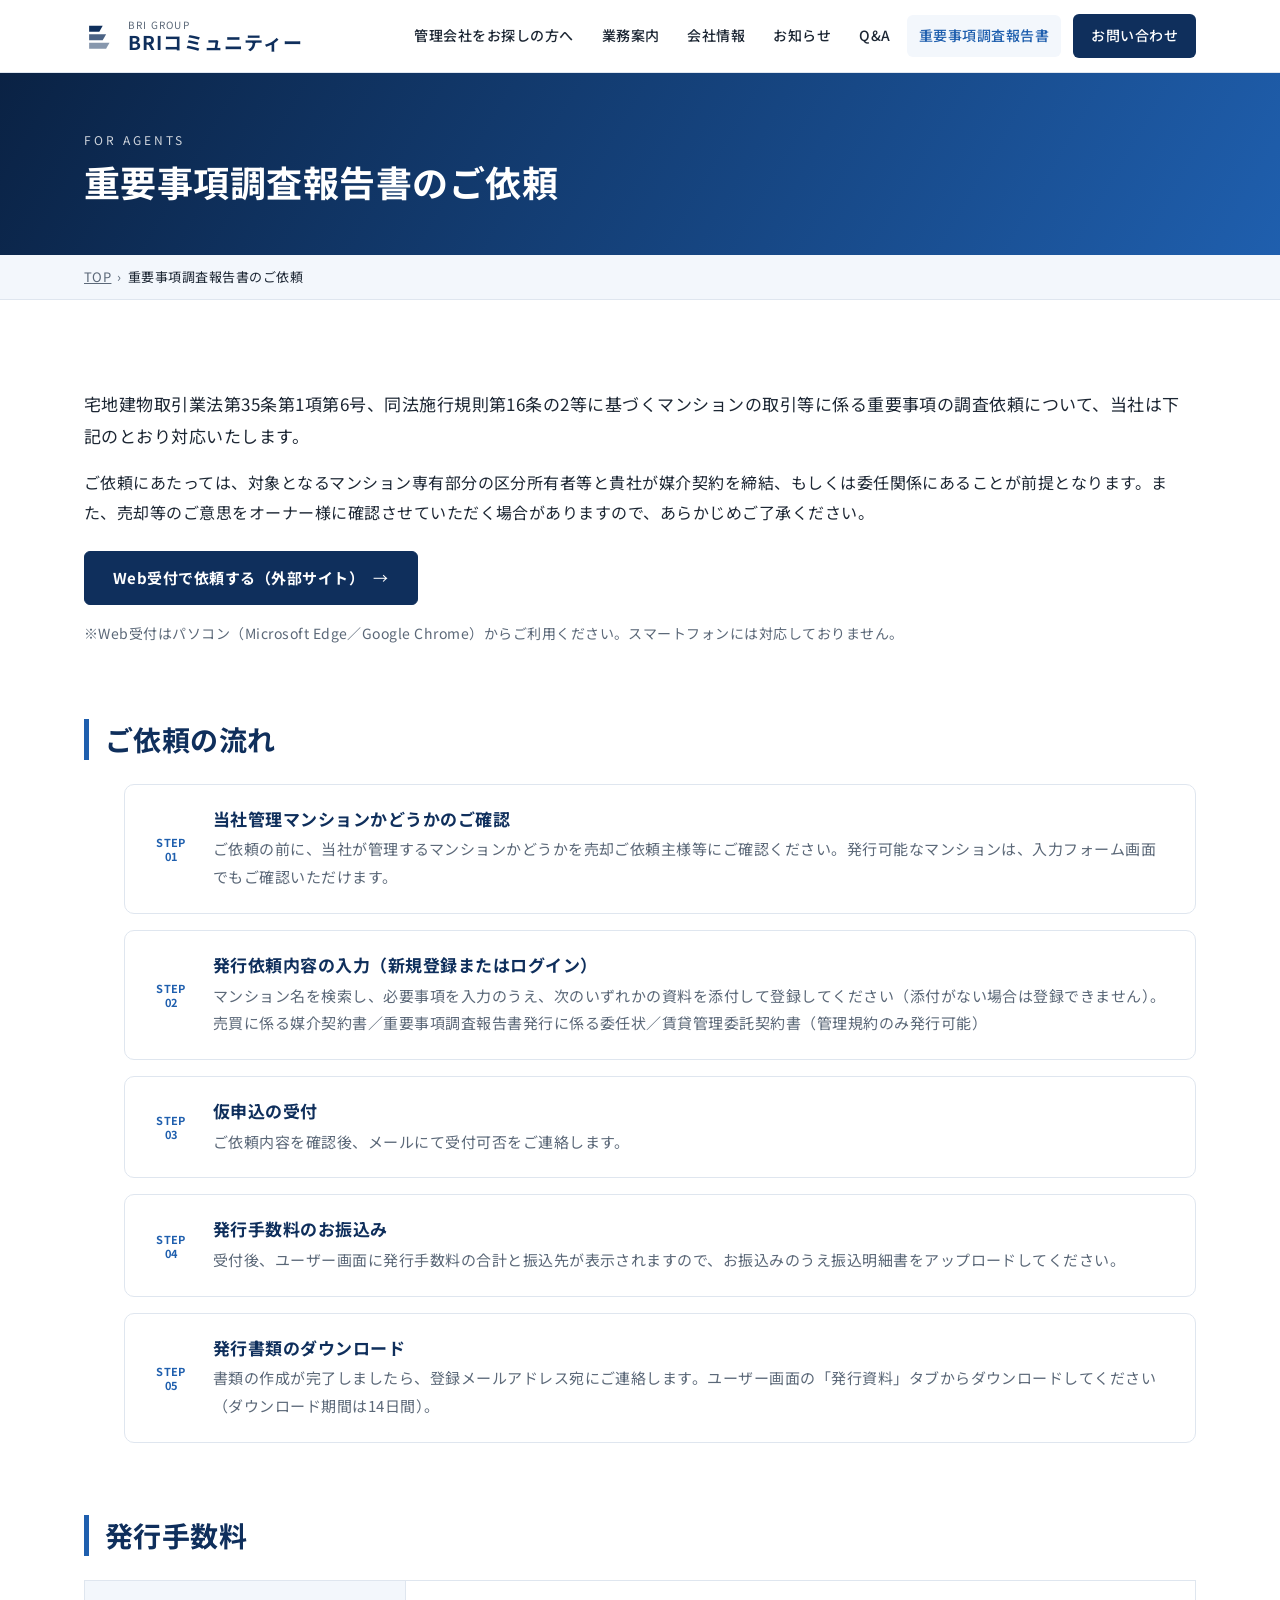
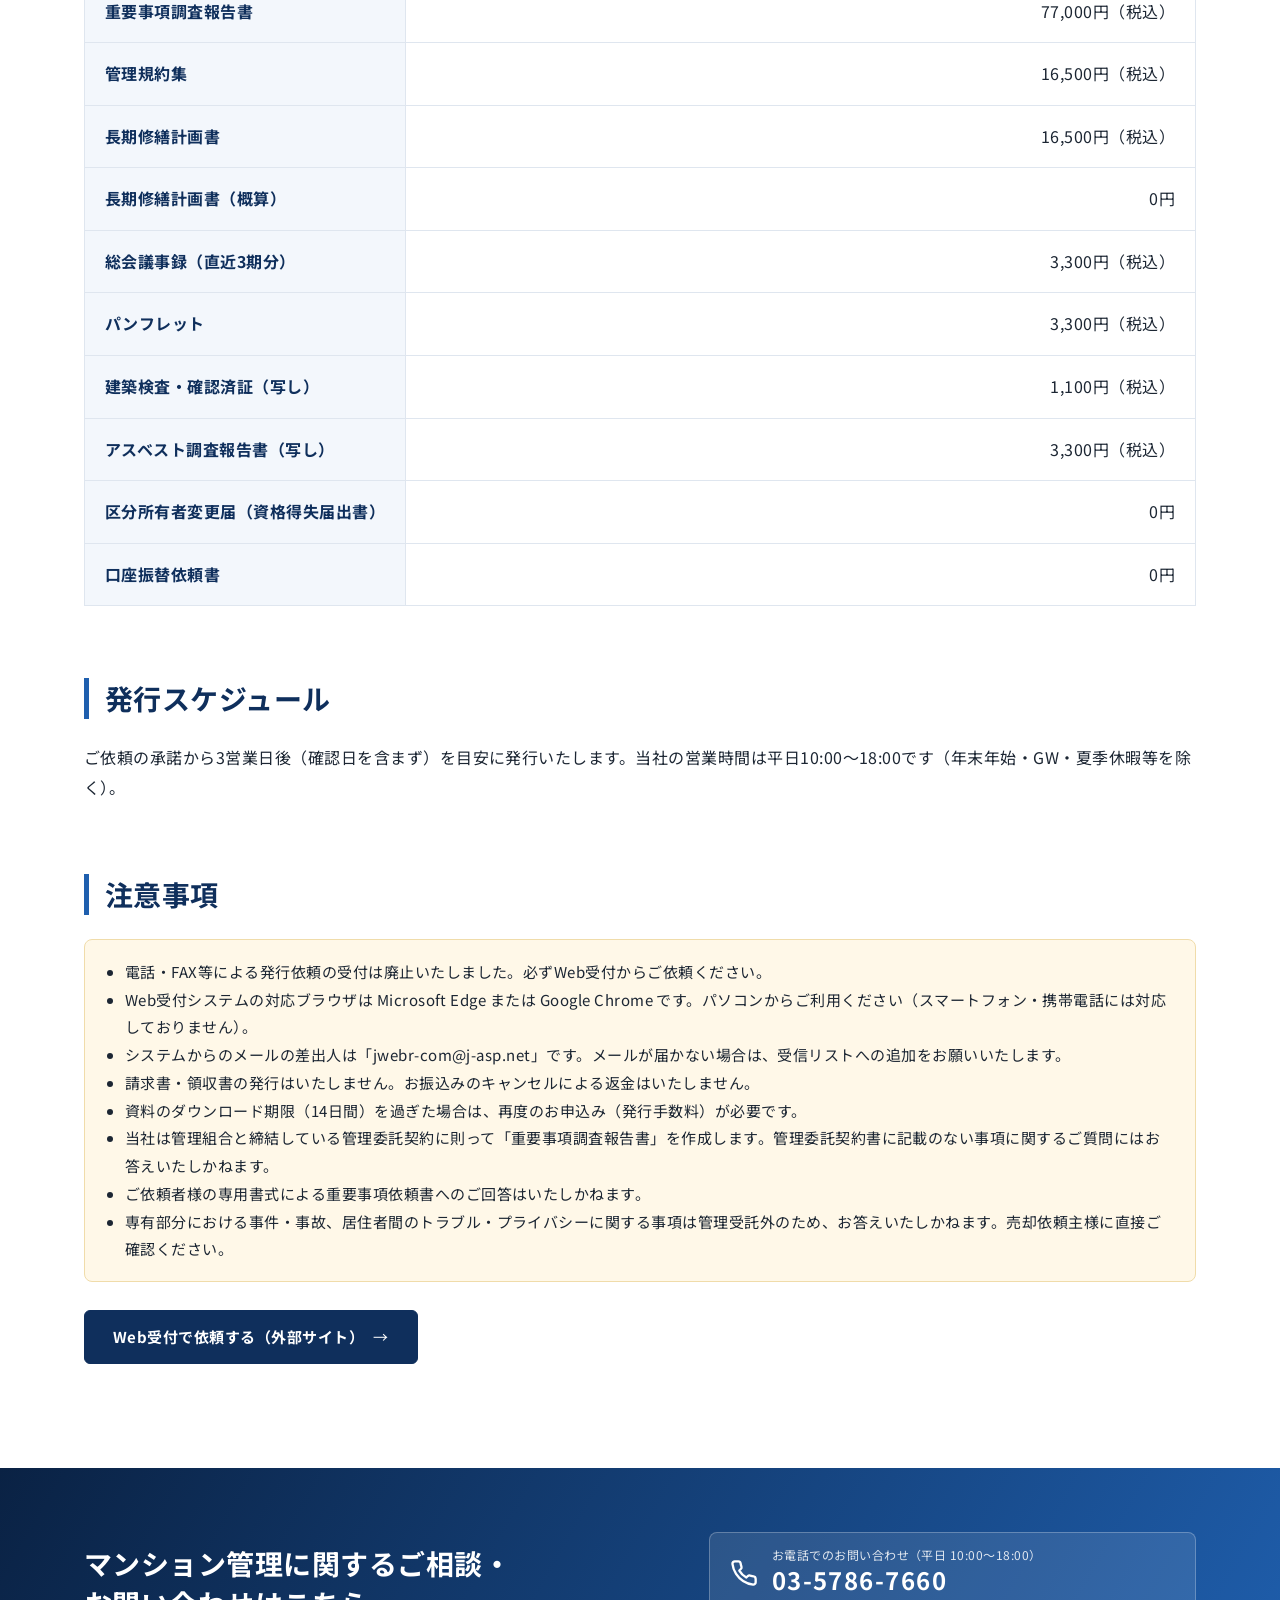
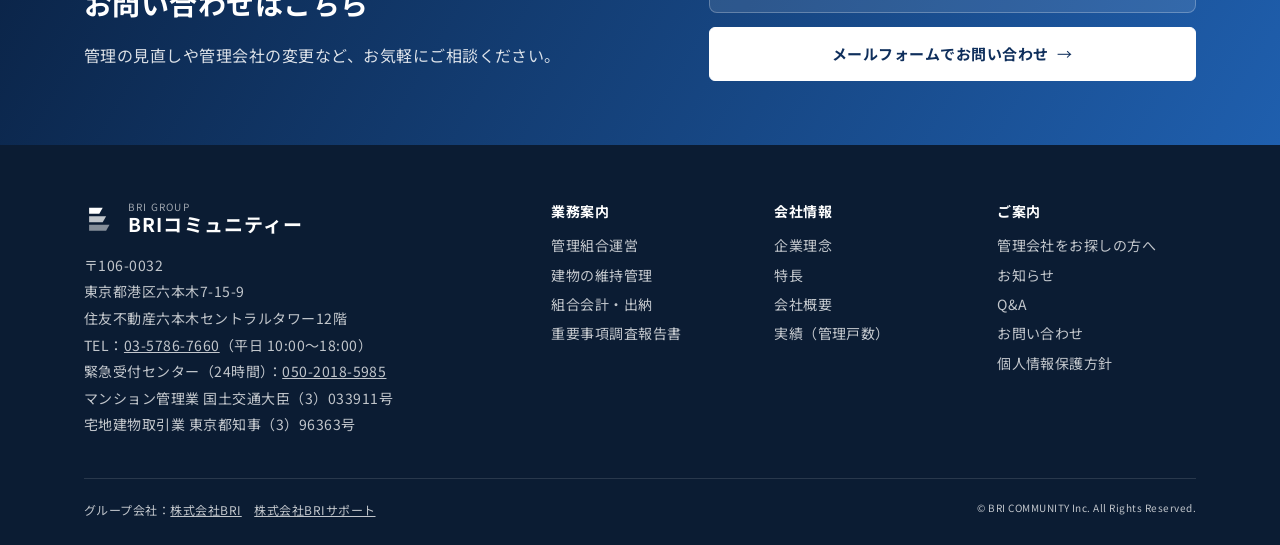
<file: jyucho.html>
<!DOCTYPE html>
<html lang="ja">
<head>
<meta charset="UTF-8">
<meta name="viewport" content="width=device-width, initial-scale=1">
<title>重要事項調査報告書のご依頼｜BRIコミュニティー</title>
<meta name="description" content="不動産会社様へ。BRIコミュニティー管理マンションの重要事項調査報告書の発行は、Web受付で承っております。ご依頼の流れ・発行手数料・注意事項をご案内します。">
<link rel="preconnect" href="https://fonts.googleapis.com">
<link rel="preconnect" href="https://fonts.gstatic.com" crossorigin>
<link href="https://fonts.googleapis.com/css2?family=Noto+Sans+JP:wght@400;500;700&display=swap" rel="stylesheet">
<link rel="stylesheet" href="css/style.css">
</head>
<body>
<a class="skip-link" href="#main">本文へ移動</a>
<svg width="0" height="0" style="position:absolute" aria-hidden="true">
  <symbol id="i-logo" viewBox="0 0 40 40"><path d="M6 8h16l-4 7H6z" fill="currentColor"/><path d="M6 18h20l-4 7H6z" fill="currentColor" opacity=".75"/><path d="M6 28h24l-4 7H6z" fill="currentColor" opacity=".5"/></symbol>
  <symbol id="i-tel" viewBox="0 0 24 24" fill="none" stroke="currentColor" stroke-width="2" stroke-linecap="round" stroke-linejoin="round"><path d="M22 16.9v3a2 2 0 0 1-2.2 2 19.8 19.8 0 0 1-8.6-3.1 19.5 19.5 0 0 1-6-6A19.8 19.8 0 0 1 2.1 4.2 2 2 0 0 1 4.1 2h3a2 2 0 0 1 2 1.7c.1 1 .4 1.9.7 2.8a2 2 0 0 1-.5 2.1L8 9.9a16 16 0 0 0 6 6l1.3-1.3a2 2 0 0 1 2.1-.4c.9.3 1.8.6 2.8.7a2 2 0 0 1 1.7 2z"/></symbol>
  <symbol id="i-mail" viewBox="0 0 24 24" fill="none" stroke="currentColor" stroke-width="2" stroke-linecap="round" stroke-linejoin="round"><rect x="2" y="4" width="20" height="16" rx="2"/><path d="M22 6l-10 7L2 6"/></symbol>
</svg>

<header class="site-header">
  <div class="container header-inner">
    <a class="logo" href="index.html" aria-label="BRIコミュニティー トップページ">
      <svg class="logo-mark" aria-hidden="true"><use href="#i-logo"/></svg>
      <span class="logo-text"><small>BRI GROUP</small><strong>BRIコミュニティー</strong></span>
    </a>
    <button class="menu-toggle" type="button" aria-expanded="false" aria-controls="global-nav" aria-label="メニューを開く"><span></span></button>
    <nav class="global-nav" id="global-nav" aria-label="メインメニュー">
      <ul>
        <li><a href="point.html">管理会社をお探しの方へ</a></li>
        <li><a href="works.html">業務案内</a></li>
        <li><a href="company.html">会社情報</a></li>
        <li><a href="news.html">お知らせ</a></li>
        <li><a href="faq.html">Q&amp;A</a></li>
        <li><a href="jyucho.html" aria-current="page">重要事項調査報告書</a></li>
        <li class="nav-contact"><a href="contact.html">お問い合わせ</a></li>
      </ul>
    </nav>
  </div>
</header>

<main id="main">
  <div class="page-hero"><div class="container"><span class="en">FOR AGENTS</span><h1>重要事項調査報告書のご依頼</h1></div></div>
  <nav class="breadcrumb" aria-label="現在地"><div class="container"><ol><li><a href="index.html">TOP</a></li><li>重要事項調査報告書のご依頼</li></ol></div></nav>

  <section class="section">
    <div class="container">
      <div class="block">
        <p class="lead">宅地建物取引業法第35条第1項第6号、同法施行規則第16条の2等に基づくマンションの取引等に係る重要事項の調査依頼について、当社は下記のとおり対応いたします。</p>
        <p>ご依頼にあたっては、対象となるマンション専有部分の区分所有者等と貴社が媒介契約を締結、もしくは委任関係にあることが前提となります。また、売却等のご意思をオーナー様に確認させていただく場合がありますので、あらかじめご了承ください。</p>
        <p style="margin-top:24px"><a class="btn btn-primary" href="https://front.next-info.jp/ReportInfo_BRI/JWR0016/index?PROC_OPT=READ;+PC000002" target="_blank" rel="noopener">Web受付で依頼する（外部サイト）</a></p>
        <p style="font-size:14px;color:var(--muted)">※Web受付はパソコン（Microsoft Edge／Google Chrome）からご利用ください。スマートフォンには対応しておりません。</p>
      </div>

      <div class="block">
        <h2 class="block-title">ご依頼の流れ</h2>
        <ol class="steps">
          <li><h3>当社管理マンションかどうかのご確認</h3><p>ご依頼の前に、当社が管理するマンションかどうかを売却ご依頼主様等にご確認ください。発行可能なマンションは、入力フォーム画面でもご確認いただけます。</p></li>
          <li><h3>発行依頼内容の入力（新規登録またはログイン）</h3><p>マンション名を検索し、必要事項を入力のうえ、次のいずれかの資料を添付して登録してください（添付がない場合は登録できません）。<br>売買に係る媒介契約書／重要事項調査報告書発行に係る委任状／賃貸管理委託契約書（管理規約のみ発行可能）</p></li>
          <li><h3>仮申込の受付</h3><p>ご依頼内容を確認後、メールにて受付可否をご連絡します。</p></li>
          <li><h3>発行手数料のお振込み</h3><p>受付後、ユーザー画面に発行手数料の合計と振込先が表示されますので、お振込みのうえ振込明細書をアップロードしてください。</p></li>
          <li><h3>発行書類のダウンロード</h3><p>書類の作成が完了しましたら、登録メールアドレス宛にご連絡します。ユーザー画面の「発行資料」タブからダウンロードしてください（ダウンロード期間は14日間）。</p></li>
        </ol>
      </div>

      <div class="block">
        <h2 class="block-title">発行手数料</h2>
        <table class="table keep">
          <tr><th>重要事項調査報告書</th><td class="num">77,000円（税込）</td></tr>
          <tr><th>管理規約集</th><td class="num">16,500円（税込）</td></tr>
          <tr><th>長期修繕計画書</th><td class="num">16,500円（税込）</td></tr>
          <tr><th>長期修繕計画書（概算）</th><td class="num">0円</td></tr>
          <tr><th>総会議事録（直近3期分）</th><td class="num">3,300円（税込）</td></tr>
          <tr><th>パンフレット</th><td class="num">3,300円（税込）</td></tr>
          <tr><th>建築検査・確認済証（写し）</th><td class="num">1,100円（税込）</td></tr>
          <tr><th>アスベスト調査報告書（写し）</th><td class="num">3,300円（税込）</td></tr>
          <tr><th>区分所有者変更届（資格得失届出書）</th><td class="num">0円</td></tr>
          <tr><th>口座振替依頼書</th><td class="num">0円</td></tr>
        </table>
      </div>

      <div class="block">
        <h2 class="block-title">発行スケジュール</h2>
        <p>ご依頼の承諾から3営業日後（確認日を含まず）を目安に発行いたします。当社の営業時間は平日10:00〜18:00です（年末年始・GW・夏季休暇等を除く）。</p>
      </div>

      <div class="block">
        <h2 class="block-title">注意事項</h2>
        <div class="notice">
          <ul>
            <li>電話・FAX等による発行依頼の受付は廃止いたしました。必ずWeb受付からご依頼ください。</li>
            <li>Web受付システムの対応ブラウザは Microsoft Edge または Google Chrome です。パソコンからご利用ください（スマートフォン・携帯電話には対応しておりません）。</li>
            <li>システムからのメールの差出人は「jwebr-com@j-asp.net」です。メールが届かない場合は、受信リストへの追加をお願いいたします。</li>
            <li>請求書・領収書の発行はいたしません。お振込みのキャンセルによる返金はいたしません。</li>
            <li>資料のダウンロード期限（14日間）を過ぎた場合は、再度のお申込み（発行手数料）が必要です。</li>
            <li>当社は管理組合と締結している管理委託契約に則って「重要事項調査報告書」を作成します。管理委託契約書に記載のない事項に関するご質問にはお答えいたしかねます。</li>
            <li>ご依頼者様の専用書式による重要事項依頼書へのご回答はいたしかねます。</li>
            <li>専有部分における事件・事故、居住者間のトラブル・プライバシーに関する事項は管理受託外のため、お答えいたしかねます。売却依頼主様に直接ご確認ください。</li>
          </ul>
        </div>
        <p style="margin-top:28px"><a class="btn btn-primary" href="https://front.next-info.jp/ReportInfo_BRI/JWR0016/index?PROC_OPT=READ;+PC000002" target="_blank" rel="noopener">Web受付で依頼する（外部サイト）</a></p>
      </div>
    </div>
  </section>

  <section class="cta">
    <div class="container cta-inner">
      <div>
        <h2>マンション管理に関するご相談・<br>お問い合わせはこちら</h2>
        <p>管理の見直しや管理会社の変更など、お気軽にご相談ください。</p>
      </div>
      <div class="cta-actions">
        <a class="tel-box" href="tel:0357867660"><svg aria-hidden="true"><use href="#i-tel"/></svg><span><small>お電話でのお問い合わせ（平日 10:00〜18:00）</small><b>03-5786-7660</b></span></a>
        <a class="btn btn-white" href="contact.html">メールフォームでお問い合わせ</a>
      </div>
    </div>
  </section>
</main>

<footer class="site-footer">
  <div class="container">
    <div class="footer-grid">
      <div>
        <a class="logo" href="index.html"><svg class="logo-mark" aria-hidden="true"><use href="#i-logo"/></svg><span class="logo-text"><small>BRI GROUP</small><strong>BRIコミュニティー</strong></span></a>
        <address class="footer-address">
          〒106-0032<br>東京都港区六本木7-15-9<br>住友不動産六本木セントラルタワー12階<br>
          TEL：<a href="tel:0357867660" style="color:inherit">03-5786-7660</a>（平日 10:00〜18:00）<br>
          緊急受付センター（24時間）：<a href="tel:05020185985" style="color:inherit">050-2018-5985</a><br>
          マンション管理業 国土交通大臣（3）033911号<br>宅地建物取引業 東京都知事（3）96363号
        </address>
      </div>
      <nav class="footer-nav" aria-label="フッターメニュー">
        <div><h4>業務案内</h4><ul><li><a href="works.html#unei">管理組合運営</a></li><li><a href="works.html#iji">建物の維持管理</a></li><li><a href="works.html#kaikei">組合会計・出納</a></li><li><a href="jyucho.html">重要事項調査報告書</a></li></ul></div>
        <div><h4>会社情報</h4><ul><li><a href="company.html#philosophy">企業理念</a></li><li><a href="company.html#feature">特長</a></li><li><a href="company.html#profile">会社概要</a></li><li><a href="company.html#results">実績（管理戸数）</a></li></ul></div>
        <div><h4>ご案内</h4><ul><li><a href="point.html">管理会社をお探しの方へ</a></li><li><a href="news.html">お知らせ</a></li><li><a href="faq.html">Q&amp;A</a></li><li><a href="contact.html">お問い合わせ</a></li><li><a href="privacy.html">個人情報保護方針</a></li></ul></div>
      </nav>
    </div>
    <div class="footer-bottom">
      <span>グループ会社：<a href="http://www.b-r-i.co.jp/" target="_blank" rel="noopener">株式会社BRI</a>　<a href="http://www.brisupport.co.jp/" target="_blank" rel="noopener">株式会社BRIサポート</a></span>
      <small>&copy; BRI COMMUNITY Inc. All Rights Reserved.</small>
    </div>
  </div>
</footer>

<a class="to-top" href="#main" aria-label="ページの先頭へ">↑</a>
<div class="sp-fixed">
  <a class="tel" href="tel:0357867660"><svg aria-hidden="true"><use href="#i-tel"/></svg>電話する</a>
  <a class="mail" href="contact.html"><svg aria-hidden="true"><use href="#i-mail"/></svg>お問い合わせ</a>
</div>
<script src="js/main.js"></script>
</body>
</html>
</file>
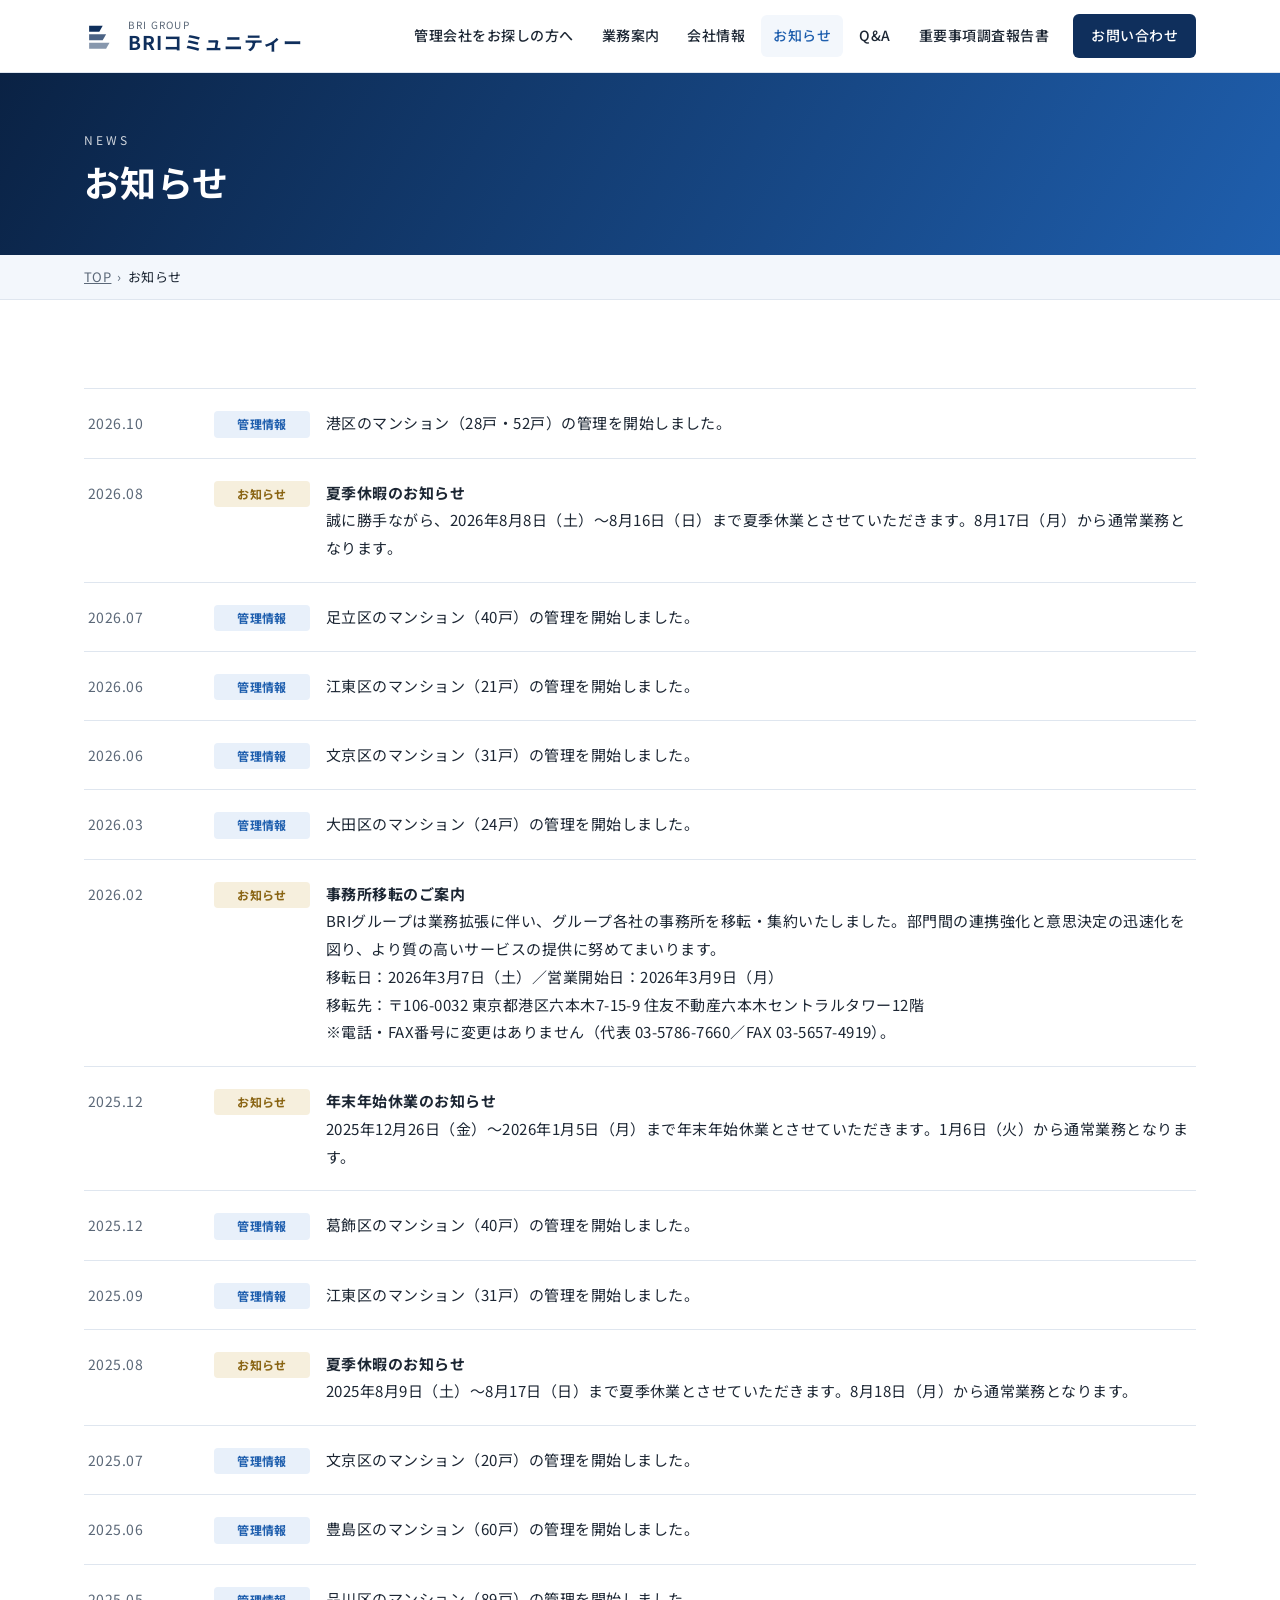
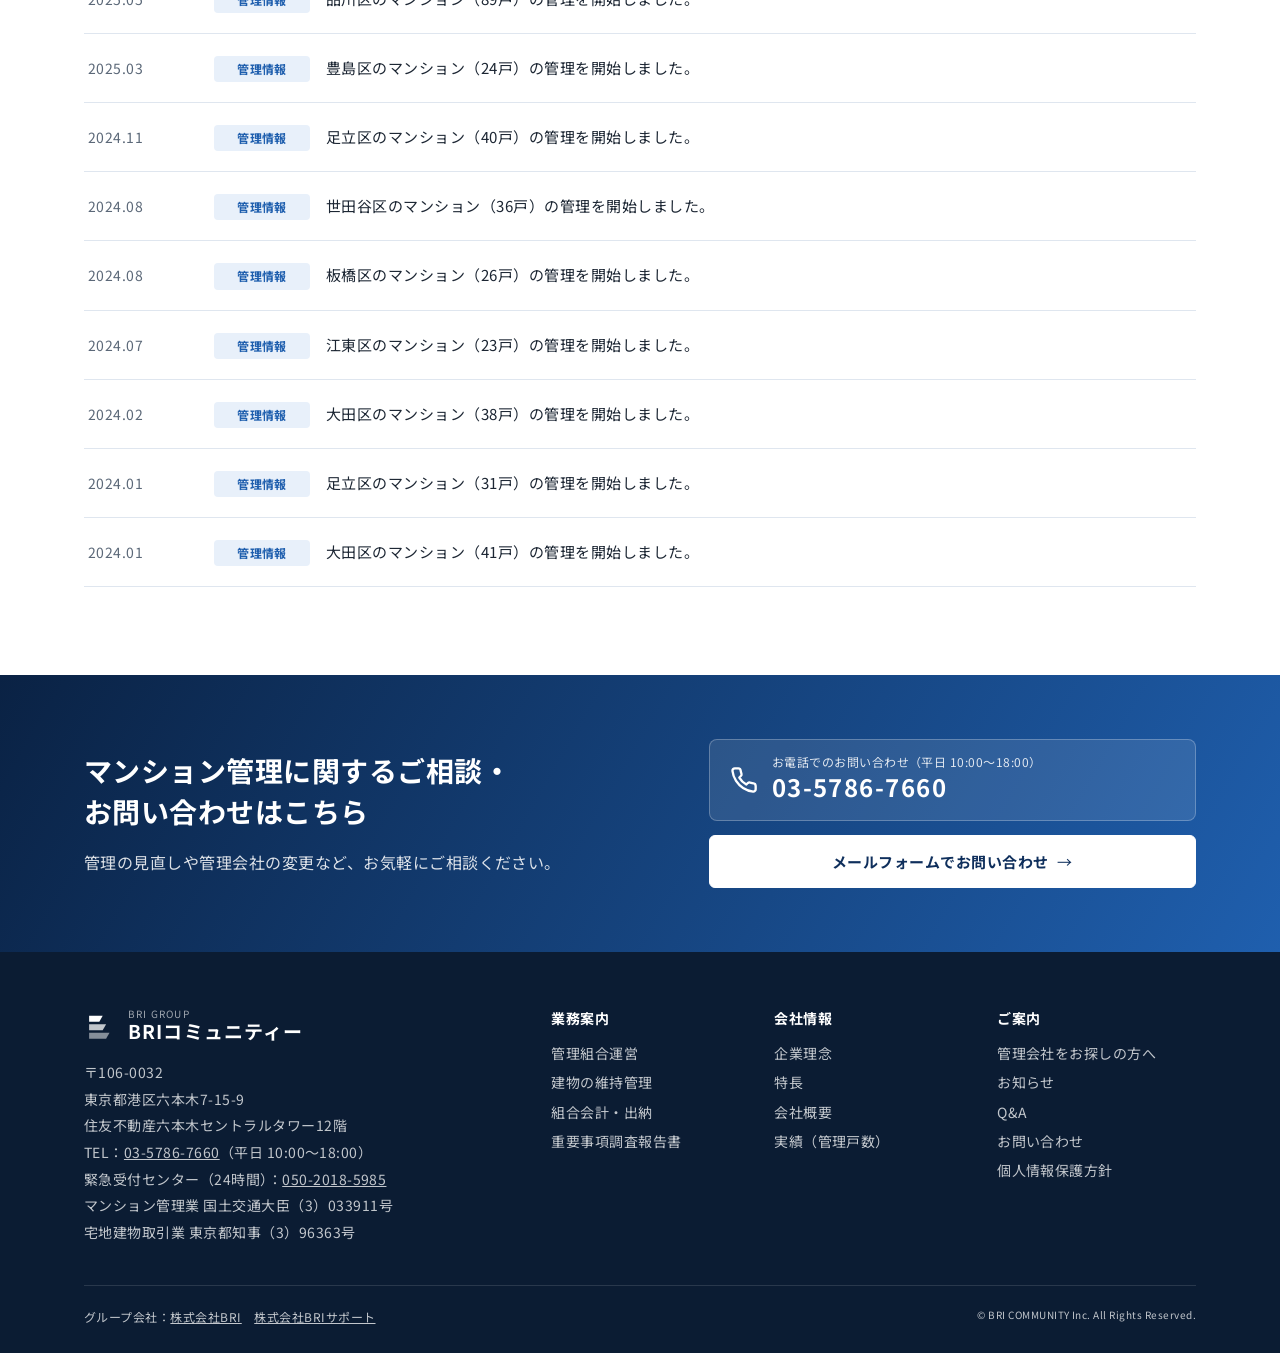
<file: news.html>
<!DOCTYPE html>
<html lang="ja">
<head>
<meta charset="UTF-8">
<meta name="viewport" content="width=device-width, initial-scale=1">
<title>お知らせ｜BRIコミュニティー</title>
<meta name="description" content="BRIコミュニティーからのお知らせ。新規の管理受託情報や休業日のご案内を掲載しています。">
<link rel="preconnect" href="https://fonts.googleapis.com">
<link rel="preconnect" href="https://fonts.gstatic.com" crossorigin>
<link href="https://fonts.googleapis.com/css2?family=Noto+Sans+JP:wght@400;500;700&display=swap" rel="stylesheet">
<link rel="stylesheet" href="css/style.css">
</head>
<body>
<a class="skip-link" href="#main">本文へ移動</a>
<svg width="0" height="0" style="position:absolute" aria-hidden="true">
  <symbol id="i-logo" viewBox="0 0 40 40"><path d="M6 8h16l-4 7H6z" fill="currentColor"/><path d="M6 18h20l-4 7H6z" fill="currentColor" opacity=".75"/><path d="M6 28h24l-4 7H6z" fill="currentColor" opacity=".5"/></symbol>
  <symbol id="i-tel" viewBox="0 0 24 24" fill="none" stroke="currentColor" stroke-width="2" stroke-linecap="round" stroke-linejoin="round"><path d="M22 16.9v3a2 2 0 0 1-2.2 2 19.8 19.8 0 0 1-8.6-3.1 19.5 19.5 0 0 1-6-6A19.8 19.8 0 0 1 2.1 4.2 2 2 0 0 1 4.1 2h3a2 2 0 0 1 2 1.7c.1 1 .4 1.9.7 2.8a2 2 0 0 1-.5 2.1L8 9.9a16 16 0 0 0 6 6l1.3-1.3a2 2 0 0 1 2.1-.4c.9.3 1.8.6 2.8.7a2 2 0 0 1 1.7 2z"/></symbol>
  <symbol id="i-mail" viewBox="0 0 24 24" fill="none" stroke="currentColor" stroke-width="2" stroke-linecap="round" stroke-linejoin="round"><rect x="2" y="4" width="20" height="16" rx="2"/><path d="M22 6l-10 7L2 6"/></symbol>
</svg>

<header class="site-header">
  <div class="container header-inner">
    <a class="logo" href="index.html" aria-label="BRIコミュニティー トップページ">
      <svg class="logo-mark" aria-hidden="true"><use href="#i-logo"/></svg>
      <span class="logo-text"><small>BRI GROUP</small><strong>BRIコミュニティー</strong></span>
    </a>
    <button class="menu-toggle" type="button" aria-expanded="false" aria-controls="global-nav" aria-label="メニューを開く"><span></span></button>
    <nav class="global-nav" id="global-nav" aria-label="メインメニュー">
      <ul>
        <li><a href="point.html">管理会社をお探しの方へ</a></li>
        <li><a href="works.html">業務案内</a></li>
        <li><a href="company.html">会社情報</a></li>
        <li><a href="news.html" aria-current="page">お知らせ</a></li>
        <li><a href="faq.html">Q&amp;A</a></li>
        <li><a href="jyucho.html">重要事項調査報告書</a></li>
        <li class="nav-contact"><a href="contact.html">お問い合わせ</a></li>
      </ul>
    </nav>
  </div>
</header>

<main id="main">
  <div class="page-hero"><div class="container"><span class="en">NEWS</span><h1>お知らせ</h1></div></div>
  <nav class="breadcrumb" aria-label="現在地"><div class="container"><ol><li><a href="index.html">TOP</a></li><li>お知らせ</li></ol></div></nav>

  <section class="section">
    <div class="container">
      <ul class="news-list">
        <li id="n202610"><div class="news-item"><span class="news-date">2026.10</span><span class="tag tag-kanri">管理情報</span><span class="news-title">港区のマンション（28戸・52戸）の管理を開始しました。</span></div></li>
        <li id="n202608"><div class="news-item"><span class="news-date">2026.08</span><span class="tag tag-info">お知らせ</span><span class="news-title"><b>夏季休暇のお知らせ</b><br>誠に勝手ながら、2026年8月8日（土）〜8月16日（日）まで夏季休業とさせていただきます。8月17日（月）から通常業務となります。</span></div></li>
        <li id="n202607"><div class="news-item"><span class="news-date">2026.07</span><span class="tag tag-kanri">管理情報</span><span class="news-title">足立区のマンション（40戸）の管理を開始しました。</span></div></li>
        <li id="n202606"><div class="news-item"><span class="news-date">2026.06</span><span class="tag tag-kanri">管理情報</span><span class="news-title">江東区のマンション（21戸）の管理を開始しました。</span></div></li>
        <li><div class="news-item"><span class="news-date">2026.06</span><span class="tag tag-kanri">管理情報</span><span class="news-title">文京区のマンション（31戸）の管理を開始しました。</span></div></li>
        <li><div class="news-item"><span class="news-date">2026.03</span><span class="tag tag-kanri">管理情報</span><span class="news-title">大田区のマンション（24戸）の管理を開始しました。</span></div></li>
        <li id="n202602"><div class="news-item"><span class="news-date">2026.02</span><span class="tag tag-info">お知らせ</span><span class="news-title"><b>事務所移転のご案内</b><br>BRIグループは業務拡張に伴い、グループ各社の事務所を移転・集約いたしました。部門間の連携強化と意思決定の迅速化を図り、より質の高いサービスの提供に努めてまいります。<br>移転日：2026年3月7日（土）／営業開始日：2026年3月9日（月）<br>移転先：〒106-0032 東京都港区六本木7-15-9 住友不動産六本木セントラルタワー12階<br>※電話・FAX番号に変更はありません（代表 03-5786-7660／FAX 03-5657-4919）。</span></div></li>
        <li><div class="news-item"><span class="news-date">2025.12</span><span class="tag tag-info">お知らせ</span><span class="news-title"><b>年末年始休業のお知らせ</b><br>2025年12月26日（金）〜2026年1月5日（月）まで年末年始休業とさせていただきます。1月6日（火）から通常業務となります。</span></div></li>
        <li><div class="news-item"><span class="news-date">2025.12</span><span class="tag tag-kanri">管理情報</span><span class="news-title">葛飾区のマンション（40戸）の管理を開始しました。</span></div></li>
        <li><div class="news-item"><span class="news-date">2025.09</span><span class="tag tag-kanri">管理情報</span><span class="news-title">江東区のマンション（31戸）の管理を開始しました。</span></div></li>
        <li><div class="news-item"><span class="news-date">2025.08</span><span class="tag tag-info">お知らせ</span><span class="news-title"><b>夏季休暇のお知らせ</b><br>2025年8月9日（土）〜8月17日（日）まで夏季休業とさせていただきます。8月18日（月）から通常業務となります。</span></div></li>
        <li><div class="news-item"><span class="news-date">2025.07</span><span class="tag tag-kanri">管理情報</span><span class="news-title">文京区のマンション（20戸）の管理を開始しました。</span></div></li>
        <li><div class="news-item"><span class="news-date">2025.06</span><span class="tag tag-kanri">管理情報</span><span class="news-title">豊島区のマンション（60戸）の管理を開始しました。</span></div></li>
        <li><div class="news-item"><span class="news-date">2025.05</span><span class="tag tag-kanri">管理情報</span><span class="news-title">品川区のマンション（89戸）の管理を開始しました。</span></div></li>
        <li><div class="news-item"><span class="news-date">2025.03</span><span class="tag tag-kanri">管理情報</span><span class="news-title">豊島区のマンション（24戸）の管理を開始しました。</span></div></li>
        <li><div class="news-item"><span class="news-date">2024.11</span><span class="tag tag-kanri">管理情報</span><span class="news-title">足立区のマンション（40戸）の管理を開始しました。</span></div></li>
        <li><div class="news-item"><span class="news-date">2024.08</span><span class="tag tag-kanri">管理情報</span><span class="news-title">世田谷区のマンション（36戸）の管理を開始しました。</span></div></li>
        <li><div class="news-item"><span class="news-date">2024.08</span><span class="tag tag-kanri">管理情報</span><span class="news-title">板橋区のマンション（26戸）の管理を開始しました。</span></div></li>
        <li><div class="news-item"><span class="news-date">2024.07</span><span class="tag tag-kanri">管理情報</span><span class="news-title">江東区のマンション（23戸）の管理を開始しました。</span></div></li>
        <li><div class="news-item"><span class="news-date">2024.02</span><span class="tag tag-kanri">管理情報</span><span class="news-title">大田区のマンション（38戸）の管理を開始しました。</span></div></li>
        <li><div class="news-item"><span class="news-date">2024.01</span><span class="tag tag-kanri">管理情報</span><span class="news-title">足立区のマンション（31戸）の管理を開始しました。</span></div></li>
        <li><div class="news-item"><span class="news-date">2024.01</span><span class="tag tag-kanri">管理情報</span><span class="news-title">大田区のマンション（41戸）の管理を開始しました。</span></div></li>
      </ul>
    </div>
  </section>

  <section class="cta">
    <div class="container cta-inner">
      <div>
        <h2>マンション管理に関するご相談・<br>お問い合わせはこちら</h2>
        <p>管理の見直しや管理会社の変更など、お気軽にご相談ください。</p>
      </div>
      <div class="cta-actions">
        <a class="tel-box" href="tel:0357867660"><svg aria-hidden="true"><use href="#i-tel"/></svg><span><small>お電話でのお問い合わせ（平日 10:00〜18:00）</small><b>03-5786-7660</b></span></a>
        <a class="btn btn-white" href="contact.html">メールフォームでお問い合わせ</a>
      </div>
    </div>
  </section>
</main>

<footer class="site-footer">
  <div class="container">
    <div class="footer-grid">
      <div>
        <a class="logo" href="index.html"><svg class="logo-mark" aria-hidden="true"><use href="#i-logo"/></svg><span class="logo-text"><small>BRI GROUP</small><strong>BRIコミュニティー</strong></span></a>
        <address class="footer-address">
          〒106-0032<br>東京都港区六本木7-15-9<br>住友不動産六本木セントラルタワー12階<br>
          TEL：<a href="tel:0357867660" style="color:inherit">03-5786-7660</a>（平日 10:00〜18:00）<br>
          緊急受付センター（24時間）：<a href="tel:05020185985" style="color:inherit">050-2018-5985</a><br>
          マンション管理業 国土交通大臣（3）033911号<br>宅地建物取引業 東京都知事（3）96363号
        </address>
      </div>
      <nav class="footer-nav" aria-label="フッターメニュー">
        <div><h4>業務案内</h4><ul><li><a href="works.html#unei">管理組合運営</a></li><li><a href="works.html#iji">建物の維持管理</a></li><li><a href="works.html#kaikei">組合会計・出納</a></li><li><a href="jyucho.html">重要事項調査報告書</a></li></ul></div>
        <div><h4>会社情報</h4><ul><li><a href="company.html#philosophy">企業理念</a></li><li><a href="company.html#feature">特長</a></li><li><a href="company.html#profile">会社概要</a></li><li><a href="company.html#results">実績（管理戸数）</a></li></ul></div>
        <div><h4>ご案内</h4><ul><li><a href="point.html">管理会社をお探しの方へ</a></li><li><a href="news.html">お知らせ</a></li><li><a href="faq.html">Q&amp;A</a></li><li><a href="contact.html">お問い合わせ</a></li><li><a href="privacy.html">個人情報保護方針</a></li></ul></div>
      </nav>
    </div>
    <div class="footer-bottom">
      <span>グループ会社：<a href="http://www.b-r-i.co.jp/" target="_blank" rel="noopener">株式会社BRI</a>　<a href="http://www.brisupport.co.jp/" target="_blank" rel="noopener">株式会社BRIサポート</a></span>
      <small>&copy; BRI COMMUNITY Inc. All Rights Reserved.</small>
    </div>
  </div>
</footer>

<a class="to-top" href="#main" aria-label="ページの先頭へ">↑</a>
<div class="sp-fixed">
  <a class="tel" href="tel:0357867660"><svg aria-hidden="true"><use href="#i-tel"/></svg>電話する</a>
  <a class="mail" href="contact.html"><svg aria-hidden="true"><use href="#i-mail"/></svg>お問い合わせ</a>
</div>
<script src="js/main.js"></script>
</body>
</html>
</file>
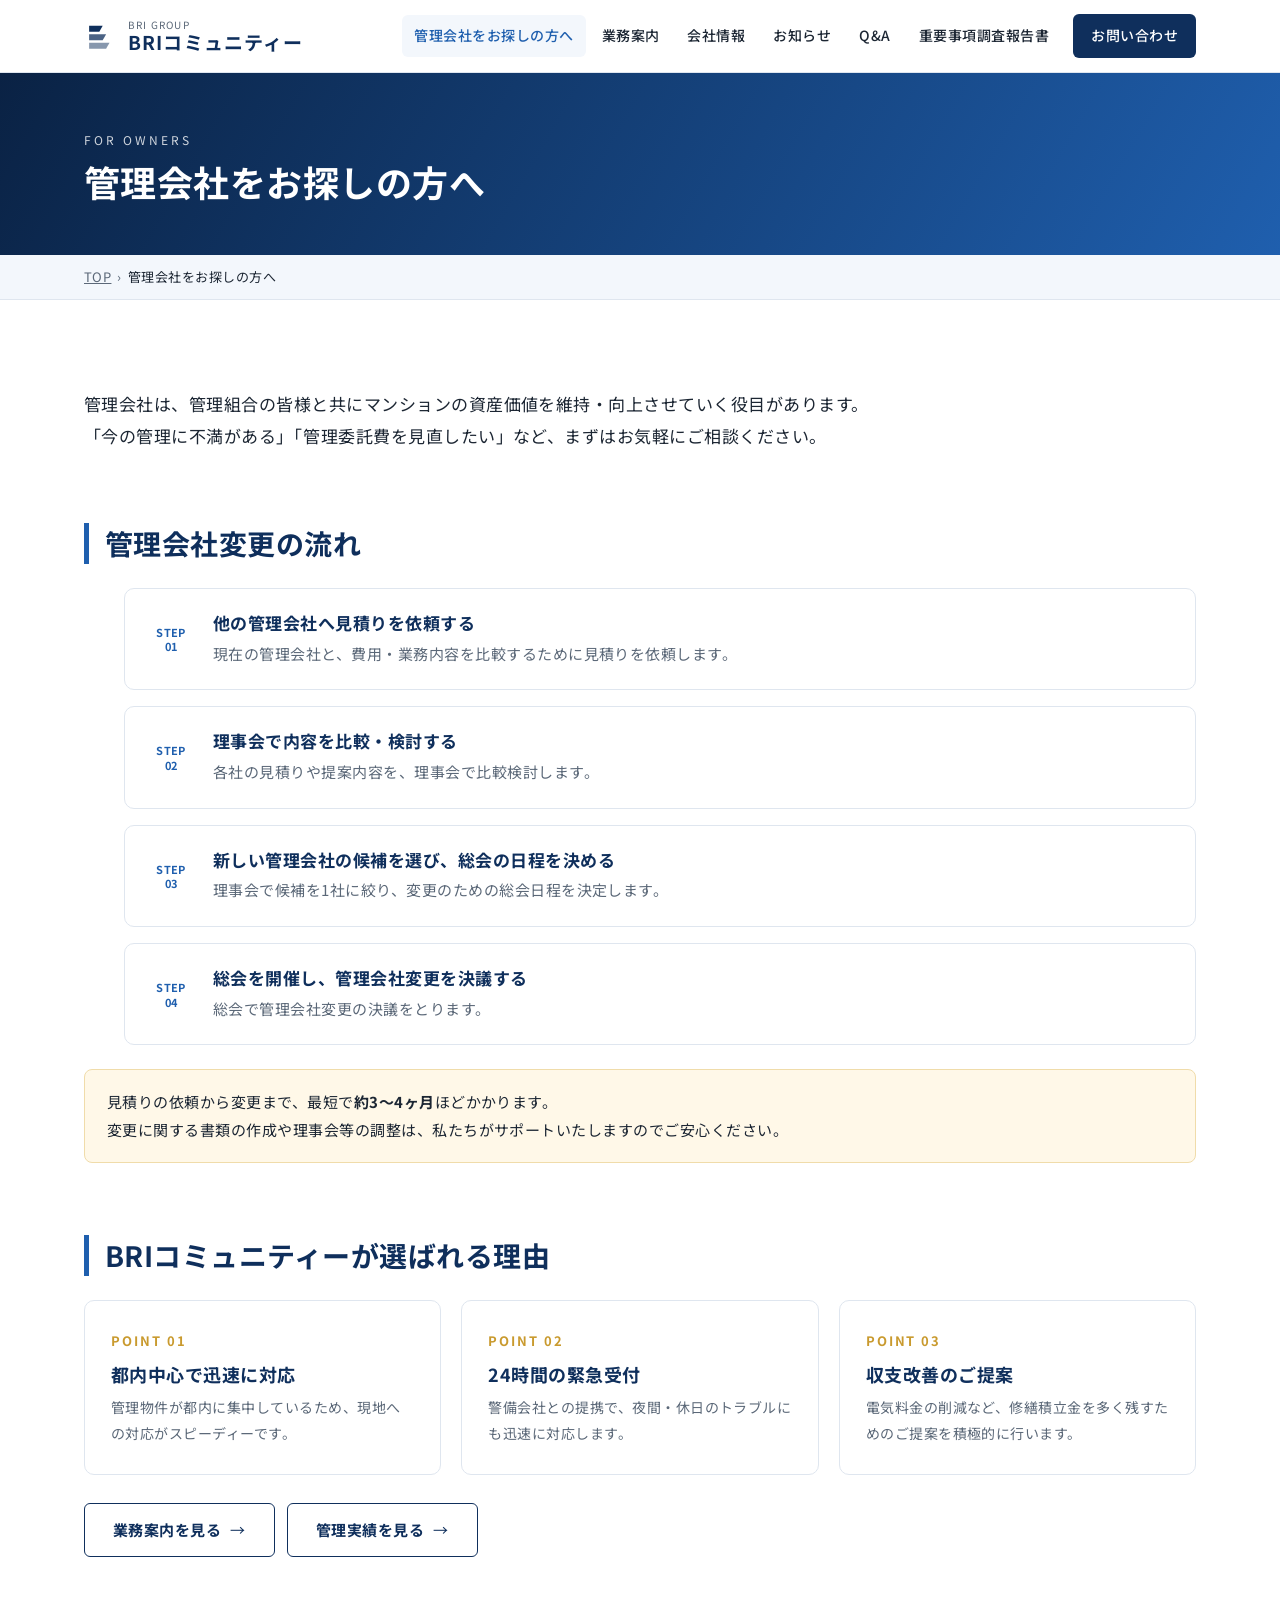
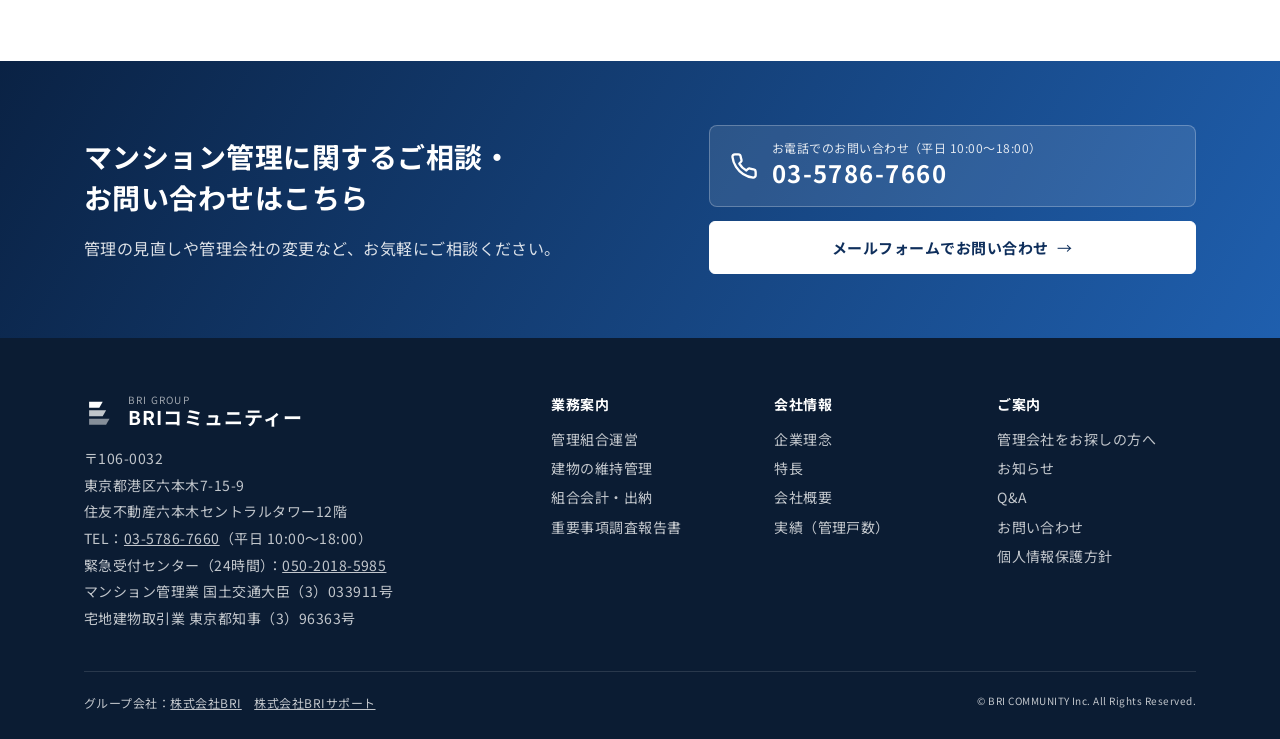
<file: point.html>
<!DOCTYPE html>
<html lang="ja">
<head>
<meta charset="UTF-8">
<meta name="viewport" content="width=device-width, initial-scale=1">
<title>管理会社をお探しの方へ｜BRIコミュニティー</title>
<meta name="description" content="マンションの管理会社の変更をご検討中の管理組合様へ。見積り依頼から総会決議までの流れと、BRIコミュニティーのサポート内容をご紹介します。">
<link rel="preconnect" href="https://fonts.googleapis.com">
<link rel="preconnect" href="https://fonts.gstatic.com" crossorigin>
<link href="https://fonts.googleapis.com/css2?family=Noto+Sans+JP:wght@400;500;700&display=swap" rel="stylesheet">
<link rel="stylesheet" href="css/style.css">
</head>
<body>
<a class="skip-link" href="#main">本文へ移動</a>
<svg width="0" height="0" style="position:absolute" aria-hidden="true">
  <symbol id="i-logo" viewBox="0 0 40 40"><path d="M6 8h16l-4 7H6z" fill="currentColor"/><path d="M6 18h20l-4 7H6z" fill="currentColor" opacity=".75"/><path d="M6 28h24l-4 7H6z" fill="currentColor" opacity=".5"/></symbol>
  <symbol id="i-tel" viewBox="0 0 24 24" fill="none" stroke="currentColor" stroke-width="2" stroke-linecap="round" stroke-linejoin="round"><path d="M22 16.9v3a2 2 0 0 1-2.2 2 19.8 19.8 0 0 1-8.6-3.1 19.5 19.5 0 0 1-6-6A19.8 19.8 0 0 1 2.1 4.2 2 2 0 0 1 4.1 2h3a2 2 0 0 1 2 1.7c.1 1 .4 1.9.7 2.8a2 2 0 0 1-.5 2.1L8 9.9a16 16 0 0 0 6 6l1.3-1.3a2 2 0 0 1 2.1-.4c.9.3 1.8.6 2.8.7a2 2 0 0 1 1.7 2z"/></symbol>
  <symbol id="i-mail" viewBox="0 0 24 24" fill="none" stroke="currentColor" stroke-width="2" stroke-linecap="round" stroke-linejoin="round"><rect x="2" y="4" width="20" height="16" rx="2"/><path d="M22 6l-10 7L2 6"/></symbol>
</svg>

<header class="site-header">
  <div class="container header-inner">
    <a class="logo" href="index.html" aria-label="BRIコミュニティー トップページ">
      <svg class="logo-mark" aria-hidden="true"><use href="#i-logo"/></svg>
      <span class="logo-text"><small>BRI GROUP</small><strong>BRIコミュニティー</strong></span>
    </a>
    <button class="menu-toggle" type="button" aria-expanded="false" aria-controls="global-nav" aria-label="メニューを開く"><span></span></button>
    <nav class="global-nav" id="global-nav" aria-label="メインメニュー">
      <ul>
        <li><a href="point.html" aria-current="page">管理会社をお探しの方へ</a></li>
        <li><a href="works.html">業務案内</a></li>
        <li><a href="company.html">会社情報</a></li>
        <li><a href="news.html">お知らせ</a></li>
        <li><a href="faq.html">Q&amp;A</a></li>
        <li><a href="jyucho.html">重要事項調査報告書</a></li>
        <li class="nav-contact"><a href="contact.html">お問い合わせ</a></li>
      </ul>
    </nav>
  </div>
</header>

<main id="main">
  <div class="page-hero"><div class="container"><span class="en">FOR OWNERS</span><h1>管理会社をお探しの方へ</h1></div></div>
  <nav class="breadcrumb" aria-label="現在地"><div class="container"><ol><li><a href="index.html">TOP</a></li><li>管理会社をお探しの方へ</li></ol></div></nav>

  <section class="section">
    <div class="container">
      <div class="block">
        <p class="lead">管理会社は、管理組合の皆様と共にマンションの資産価値を維持・向上させていく役目があります。<br>「今の管理に不満がある」「管理委託費を見直したい」など、まずはお気軽にご相談ください。</p>
      </div>

      <div class="block" id="flow">
        <h2 class="block-title">管理会社変更の流れ</h2>
        <ol class="steps">
          <li><h3>他の管理会社へ見積りを依頼する</h3><p>現在の管理会社と、費用・業務内容を比較するために見積りを依頼します。</p></li>
          <li><h3>理事会で内容を比較・検討する</h3><p>各社の見積りや提案内容を、理事会で比較検討します。</p></li>
          <li><h3>新しい管理会社の候補を選び、総会の日程を決める</h3><p>理事会で候補を1社に絞り、変更のための総会日程を決定します。</p></li>
          <li><h3>総会を開催し、管理会社変更を決議する</h3><p>総会で管理会社変更の決議をとります。</p></li>
        </ol>
        <div class="notice" style="margin-top:24px">
          <p style="margin:0">見積りの依頼から変更まで、最短で<b>約3〜4ヶ月</b>ほどかかります。<br>変更に関する書類の作成や理事会等の調整は、私たちがサポートいたしますのでご安心ください。</p>
        </div>
      </div>

      <div class="block">
        <h2 class="block-title">BRIコミュニティーが選ばれる理由</h2>
        <div class="feature-grid">
          <div class="feature"><span class="feature-num">POINT 01</span><h3>都内中心で迅速に対応</h3><p>管理物件が都内に集中しているため、現地への対応がスピーディーです。</p></div>
          <div class="feature"><span class="feature-num">POINT 02</span><h3>24時間の緊急受付</h3><p>警備会社との提携で、夜間・休日のトラブルにも迅速に対応します。</p></div>
          <div class="feature"><span class="feature-num">POINT 03</span><h3>収支改善のご提案</h3><p>電気料金の削減など、修繕積立金を多く残すためのご提案を積極的に行います。</p></div>
        </div>
        <p style="margin-top:28px;display:flex;flex-wrap:wrap;gap:12px">
          <a class="btn btn-outline" href="works.html">業務案内を見る</a>
          <a class="btn btn-outline" href="company.html#results">管理実績を見る</a>
        </p>
      </div>
    </div>
  </section>

  <section class="cta">
    <div class="container cta-inner">
      <div>
        <h2>マンション管理に関するご相談・<br>お問い合わせはこちら</h2>
        <p>管理の見直しや管理会社の変更など、お気軽にご相談ください。</p>
      </div>
      <div class="cta-actions">
        <a class="tel-box" href="tel:0357867660"><svg aria-hidden="true"><use href="#i-tel"/></svg><span><small>お電話でのお問い合わせ（平日 10:00〜18:00）</small><b>03-5786-7660</b></span></a>
        <a class="btn btn-white" href="contact.html">メールフォームでお問い合わせ</a>
      </div>
    </div>
  </section>
</main>

<footer class="site-footer">
  <div class="container">
    <div class="footer-grid">
      <div>
        <a class="logo" href="index.html"><svg class="logo-mark" aria-hidden="true"><use href="#i-logo"/></svg><span class="logo-text"><small>BRI GROUP</small><strong>BRIコミュニティー</strong></span></a>
        <address class="footer-address">
          〒106-0032<br>東京都港区六本木7-15-9<br>住友不動産六本木セントラルタワー12階<br>
          TEL：<a href="tel:0357867660" style="color:inherit">03-5786-7660</a>（平日 10:00〜18:00）<br>
          緊急受付センター（24時間）：<a href="tel:05020185985" style="color:inherit">050-2018-5985</a><br>
          マンション管理業 国土交通大臣（3）033911号<br>宅地建物取引業 東京都知事（3）96363号
        </address>
      </div>
      <nav class="footer-nav" aria-label="フッターメニュー">
        <div><h4>業務案内</h4><ul><li><a href="works.html#unei">管理組合運営</a></li><li><a href="works.html#iji">建物の維持管理</a></li><li><a href="works.html#kaikei">組合会計・出納</a></li><li><a href="jyucho.html">重要事項調査報告書</a></li></ul></div>
        <div><h4>会社情報</h4><ul><li><a href="company.html#philosophy">企業理念</a></li><li><a href="company.html#feature">特長</a></li><li><a href="company.html#profile">会社概要</a></li><li><a href="company.html#results">実績（管理戸数）</a></li></ul></div>
        <div><h4>ご案内</h4><ul><li><a href="point.html">管理会社をお探しの方へ</a></li><li><a href="news.html">お知らせ</a></li><li><a href="faq.html">Q&amp;A</a></li><li><a href="contact.html">お問い合わせ</a></li><li><a href="privacy.html">個人情報保護方針</a></li></ul></div>
      </nav>
    </div>
    <div class="footer-bottom">
      <span>グループ会社：<a href="http://www.b-r-i.co.jp/" target="_blank" rel="noopener">株式会社BRI</a>　<a href="http://www.brisupport.co.jp/" target="_blank" rel="noopener">株式会社BRIサポート</a></span>
      <small>&copy; BRI COMMUNITY Inc. All Rights Reserved.</small>
    </div>
  </div>
</footer>

<a class="to-top" href="#main" aria-label="ページの先頭へ">↑</a>
<div class="sp-fixed">
  <a class="tel" href="tel:0357867660"><svg aria-hidden="true"><use href="#i-tel"/></svg>電話する</a>
  <a class="mail" href="contact.html"><svg aria-hidden="true"><use href="#i-mail"/></svg>お問い合わせ</a>
</div>
<script src="js/main.js"></script>
</body>
</html>
</file>
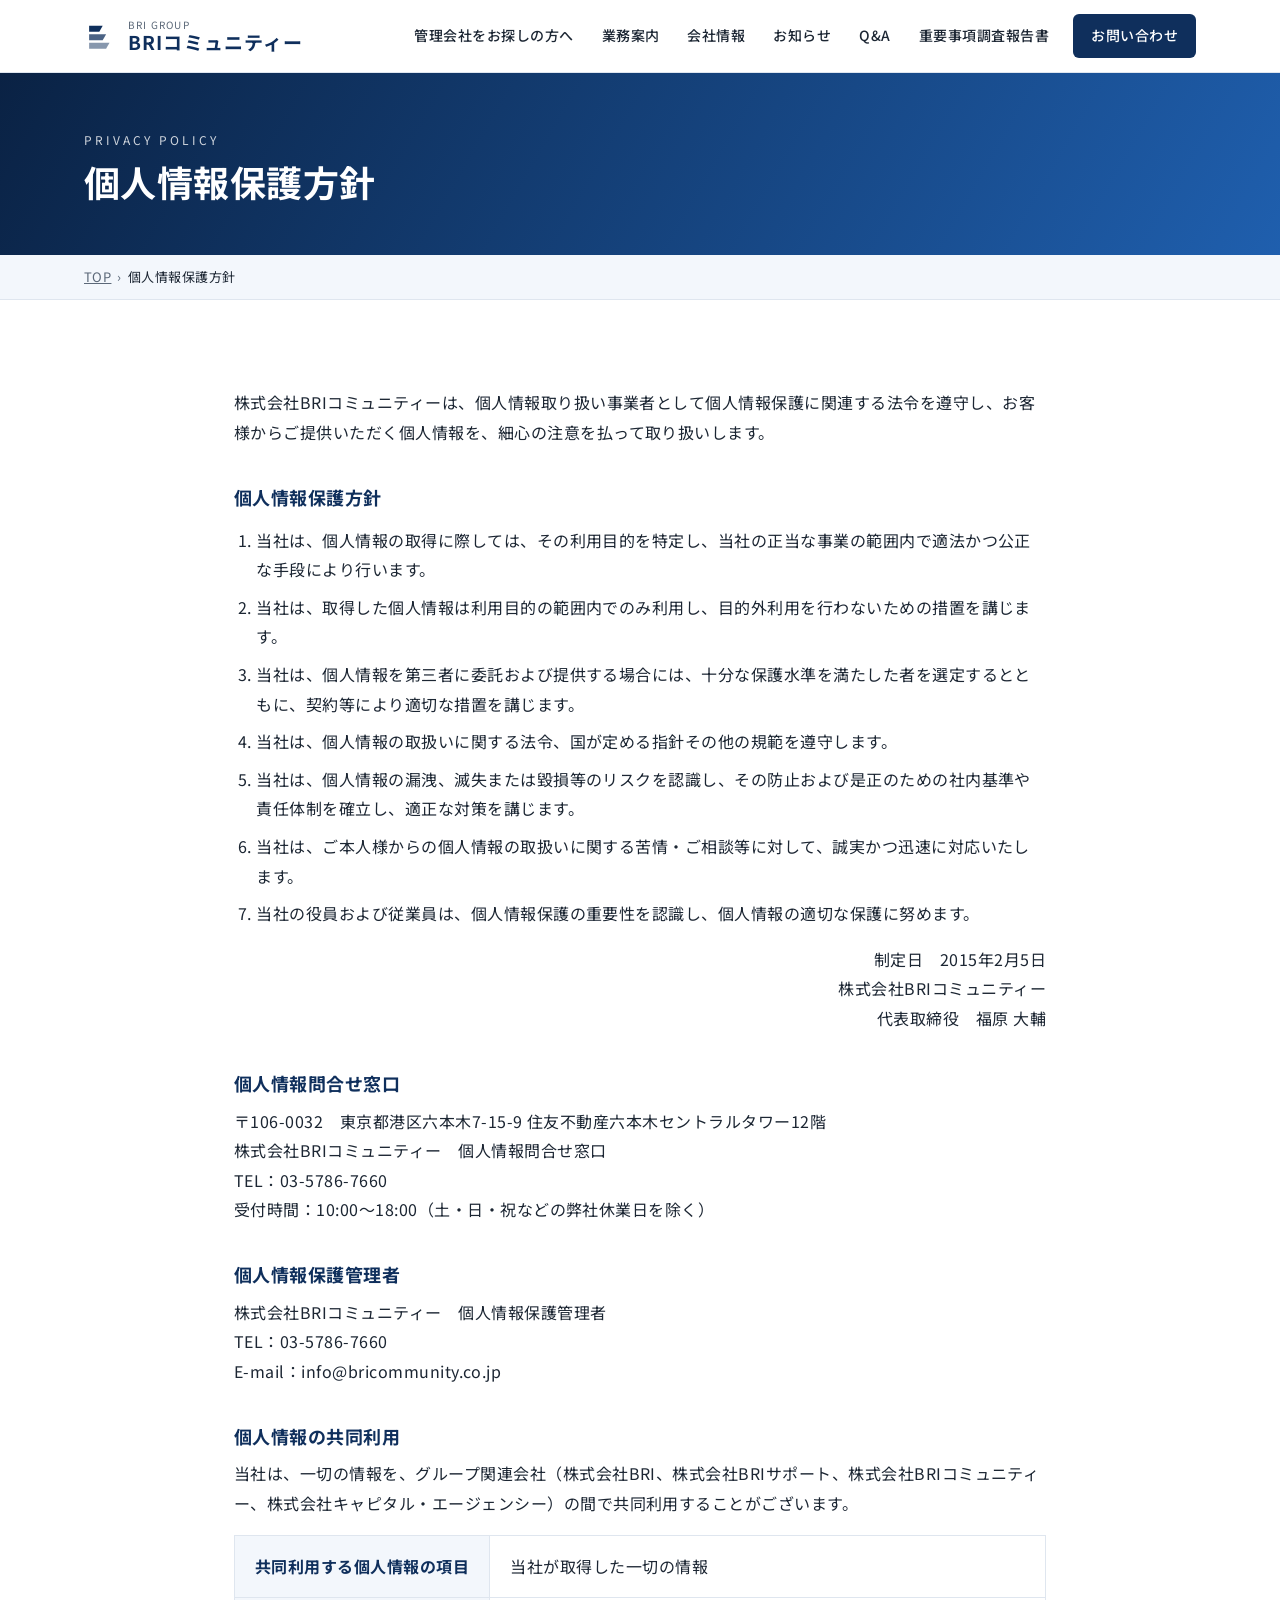
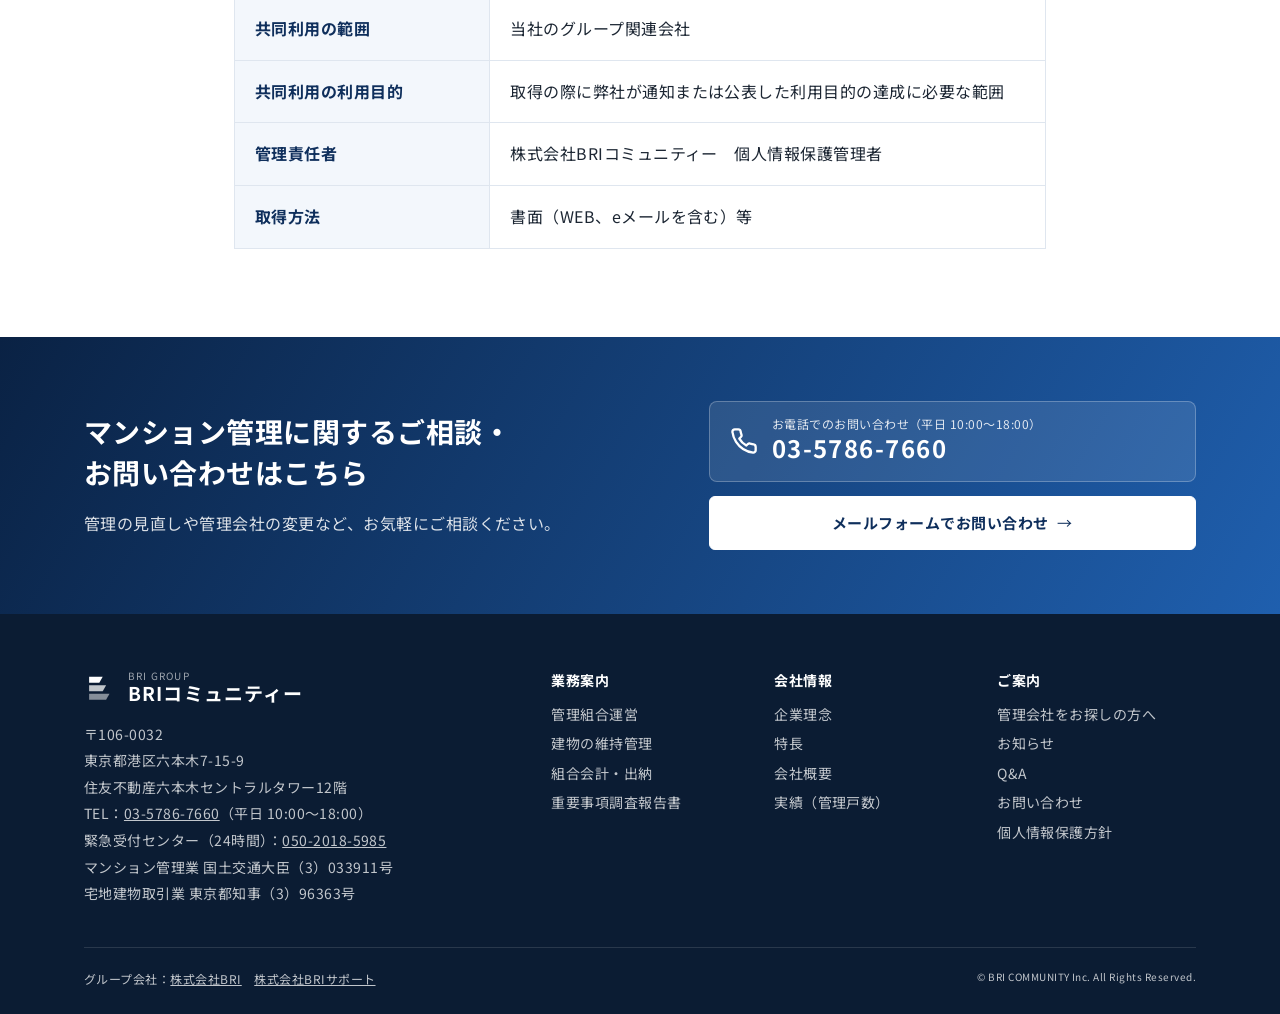
<file: privacy.html>
<!DOCTYPE html>
<html lang="ja">
<head>
<meta charset="UTF-8">
<meta name="viewport" content="width=device-width, initial-scale=1">
<title>個人情報保護方針｜BRIコミュニティー</title>
<meta name="description" content="株式会社BRIコミュニティーの個人情報保護方針です。">
<link rel="preconnect" href="https://fonts.googleapis.com">
<link rel="preconnect" href="https://fonts.gstatic.com" crossorigin>
<link href="https://fonts.googleapis.com/css2?family=Noto+Sans+JP:wght@400;500;700&display=swap" rel="stylesheet">
<link rel="stylesheet" href="css/style.css">
</head>
<body>
<a class="skip-link" href="#main">本文へ移動</a>
<svg width="0" height="0" style="position:absolute" aria-hidden="true">
  <symbol id="i-logo" viewBox="0 0 40 40"><path d="M6 8h16l-4 7H6z" fill="currentColor"/><path d="M6 18h20l-4 7H6z" fill="currentColor" opacity=".75"/><path d="M6 28h24l-4 7H6z" fill="currentColor" opacity=".5"/></symbol>
  <symbol id="i-tel" viewBox="0 0 24 24" fill="none" stroke="currentColor" stroke-width="2" stroke-linecap="round" stroke-linejoin="round"><path d="M22 16.9v3a2 2 0 0 1-2.2 2 19.8 19.8 0 0 1-8.6-3.1 19.5 19.5 0 0 1-6-6A19.8 19.8 0 0 1 2.1 4.2 2 2 0 0 1 4.1 2h3a2 2 0 0 1 2 1.7c.1 1 .4 1.9.7 2.8a2 2 0 0 1-.5 2.1L8 9.9a16 16 0 0 0 6 6l1.3-1.3a2 2 0 0 1 2.1-.4c.9.3 1.8.6 2.8.7a2 2 0 0 1 1.7 2z"/></symbol>
  <symbol id="i-mail" viewBox="0 0 24 24" fill="none" stroke="currentColor" stroke-width="2" stroke-linecap="round" stroke-linejoin="round"><rect x="2" y="4" width="20" height="16" rx="2"/><path d="M22 6l-10 7L2 6"/></symbol>
</svg>

<header class="site-header">
  <div class="container header-inner">
    <a class="logo" href="index.html" aria-label="BRIコミュニティー トップページ">
      <svg class="logo-mark" aria-hidden="true"><use href="#i-logo"/></svg>
      <span class="logo-text"><small>BRI GROUP</small><strong>BRIコミュニティー</strong></span>
    </a>
    <button class="menu-toggle" type="button" aria-expanded="false" aria-controls="global-nav" aria-label="メニューを開く"><span></span></button>
    <nav class="global-nav" id="global-nav" aria-label="メインメニュー">
      <ul>
        <li><a href="point.html">管理会社をお探しの方へ</a></li>
        <li><a href="works.html">業務案内</a></li>
        <li><a href="company.html">会社情報</a></li>
        <li><a href="news.html">お知らせ</a></li>
        <li><a href="faq.html">Q&amp;A</a></li>
        <li><a href="jyucho.html">重要事項調査報告書</a></li>
        <li class="nav-contact"><a href="contact.html">お問い合わせ</a></li>
      </ul>
    </nav>
  </div>
</header>

<main id="main">
  <div class="page-hero"><div class="container"><span class="en">PRIVACY POLICY</span><h1>個人情報保護方針</h1></div></div>
  <nav class="breadcrumb" aria-label="現在地"><div class="container"><ol><li><a href="index.html">TOP</a></li><li>個人情報保護方針</li></ol></div></nav>

  <section class="section">
    <div class="container prose" style="max-width:860px">
      <p>株式会社BRIコミュニティーは、個人情報取り扱い事業者として個人情報保護に関連する法令を遵守し、お客様からご提供いただく個人情報を、細心の注意を払って取り扱いします。</p>
      <h3>個人情報保護方針</h3>
      <ol>
        <li>当社は、個人情報の取得に際しては、その利用目的を特定し、当社の正当な事業の範囲内で適法かつ公正な手段により行います。</li>
        <li>当社は、取得した個人情報は利用目的の範囲内でのみ利用し、目的外利用を行わないための措置を講じます。</li>
        <li>当社は、個人情報を第三者に委託および提供する場合には、十分な保護水準を満たした者を選定するとともに、契約等により適切な措置を講じます。</li>
        <li>当社は、個人情報の取扱いに関する法令、国が定める指針その他の規範を遵守します。</li>
        <li>当社は、個人情報の漏洩、滅失または毀損等のリスクを認識し、その防止および是正のための社内基準や責任体制を確立し、適正な対策を講じます。</li>
        <li>当社は、ご本人様からの個人情報の取扱いに関する苦情・ご相談等に対して、誠実かつ迅速に対応いたします。</li>
        <li>当社の役員および従業員は、個人情報保護の重要性を認識し、個人情報の適切な保護に努めます。</li>
      </ol>
      <p style="text-align:right">制定日　2015年2月5日<br>株式会社BRIコミュニティー<br>代表取締役　福原 大輔</p>

      <h3>個人情報問合せ窓口</h3>
      <p>〒106-0032　東京都港区六本木7-15-9 住友不動産六本木セントラルタワー12階<br>
      株式会社BRIコミュニティー　個人情報問合せ窓口<br>
      TEL：03-5786-7660<br>
      受付時間：10:00〜18:00（土・日・祝などの弊社休業日を除く）</p>

      <h3>個人情報保護管理者</h3>
      <p>株式会社BRIコミュニティー　個人情報保護管理者<br>TEL：03-5786-7660<br>E-mail：info@bricommunity.co.jp</p>

      <h3>個人情報の共同利用</h3>
      <p>当社は、一切の情報を、グループ関連会社（株式会社BRI、株式会社BRIサポート、株式会社BRIコミュニティー、株式会社キャピタル・エージェンシー）の間で共同利用することがございます。</p>
      <table class="table">
        <tr><th>共同利用する個人情報の項目</th><td>当社が取得した一切の情報</td></tr>
        <tr><th>共同利用の範囲</th><td>当社のグループ関連会社</td></tr>
        <tr><th>共同利用の利用目的</th><td>取得の際に弊社が通知または公表した利用目的の達成に必要な範囲</td></tr>
        <tr><th>管理責任者</th><td>株式会社BRIコミュニティー　個人情報保護管理者</td></tr>
        <tr><th>取得方法</th><td>書面（WEB、eメールを含む）等</td></tr>
      </table>
    </div>
  </section>

  <section class="cta">
    <div class="container cta-inner">
      <div>
        <h2>マンション管理に関するご相談・<br>お問い合わせはこちら</h2>
        <p>管理の見直しや管理会社の変更など、お気軽にご相談ください。</p>
      </div>
      <div class="cta-actions">
        <a class="tel-box" href="tel:0357867660"><svg aria-hidden="true"><use href="#i-tel"/></svg><span><small>お電話でのお問い合わせ（平日 10:00〜18:00）</small><b>03-5786-7660</b></span></a>
        <a class="btn btn-white" href="contact.html">メールフォームでお問い合わせ</a>
      </div>
    </div>
  </section>
</main>

<footer class="site-footer">
  <div class="container">
    <div class="footer-grid">
      <div>
        <a class="logo" href="index.html"><svg class="logo-mark" aria-hidden="true"><use href="#i-logo"/></svg><span class="logo-text"><small>BRI GROUP</small><strong>BRIコミュニティー</strong></span></a>
        <address class="footer-address">
          〒106-0032<br>東京都港区六本木7-15-9<br>住友不動産六本木セントラルタワー12階<br>
          TEL：<a href="tel:0357867660" style="color:inherit">03-5786-7660</a>（平日 10:00〜18:00）<br>
          緊急受付センター（24時間）：<a href="tel:05020185985" style="color:inherit">050-2018-5985</a><br>
          マンション管理業 国土交通大臣（3）033911号<br>宅地建物取引業 東京都知事（3）96363号
        </address>
      </div>
      <nav class="footer-nav" aria-label="フッターメニュー">
        <div><h4>業務案内</h4><ul><li><a href="works.html#unei">管理組合運営</a></li><li><a href="works.html#iji">建物の維持管理</a></li><li><a href="works.html#kaikei">組合会計・出納</a></li><li><a href="jyucho.html">重要事項調査報告書</a></li></ul></div>
        <div><h4>会社情報</h4><ul><li><a href="company.html#philosophy">企業理念</a></li><li><a href="company.html#feature">特長</a></li><li><a href="company.html#profile">会社概要</a></li><li><a href="company.html#results">実績（管理戸数）</a></li></ul></div>
        <div><h4>ご案内</h4><ul><li><a href="point.html">管理会社をお探しの方へ</a></li><li><a href="news.html">お知らせ</a></li><li><a href="faq.html">Q&amp;A</a></li><li><a href="contact.html">お問い合わせ</a></li><li><a href="privacy.html">個人情報保護方針</a></li></ul></div>
      </nav>
    </div>
    <div class="footer-bottom">
      <span>グループ会社：<a href="http://www.b-r-i.co.jp/" target="_blank" rel="noopener">株式会社BRI</a>　<a href="http://www.brisupport.co.jp/" target="_blank" rel="noopener">株式会社BRIサポート</a></span>
      <small>&copy; BRI COMMUNITY Inc. All Rights Reserved.</small>
    </div>
  </div>
</footer>

<a class="to-top" href="#main" aria-label="ページの先頭へ">↑</a>
<div class="sp-fixed">
  <a class="tel" href="tel:0357867660"><svg aria-hidden="true"><use href="#i-tel"/></svg>電話する</a>
  <a class="mail" href="contact.html"><svg aria-hidden="true"><use href="#i-mail"/></svg>お問い合わせ</a>
</div>
<script src="js/main.js"></script>
</body>
</html>
</file>
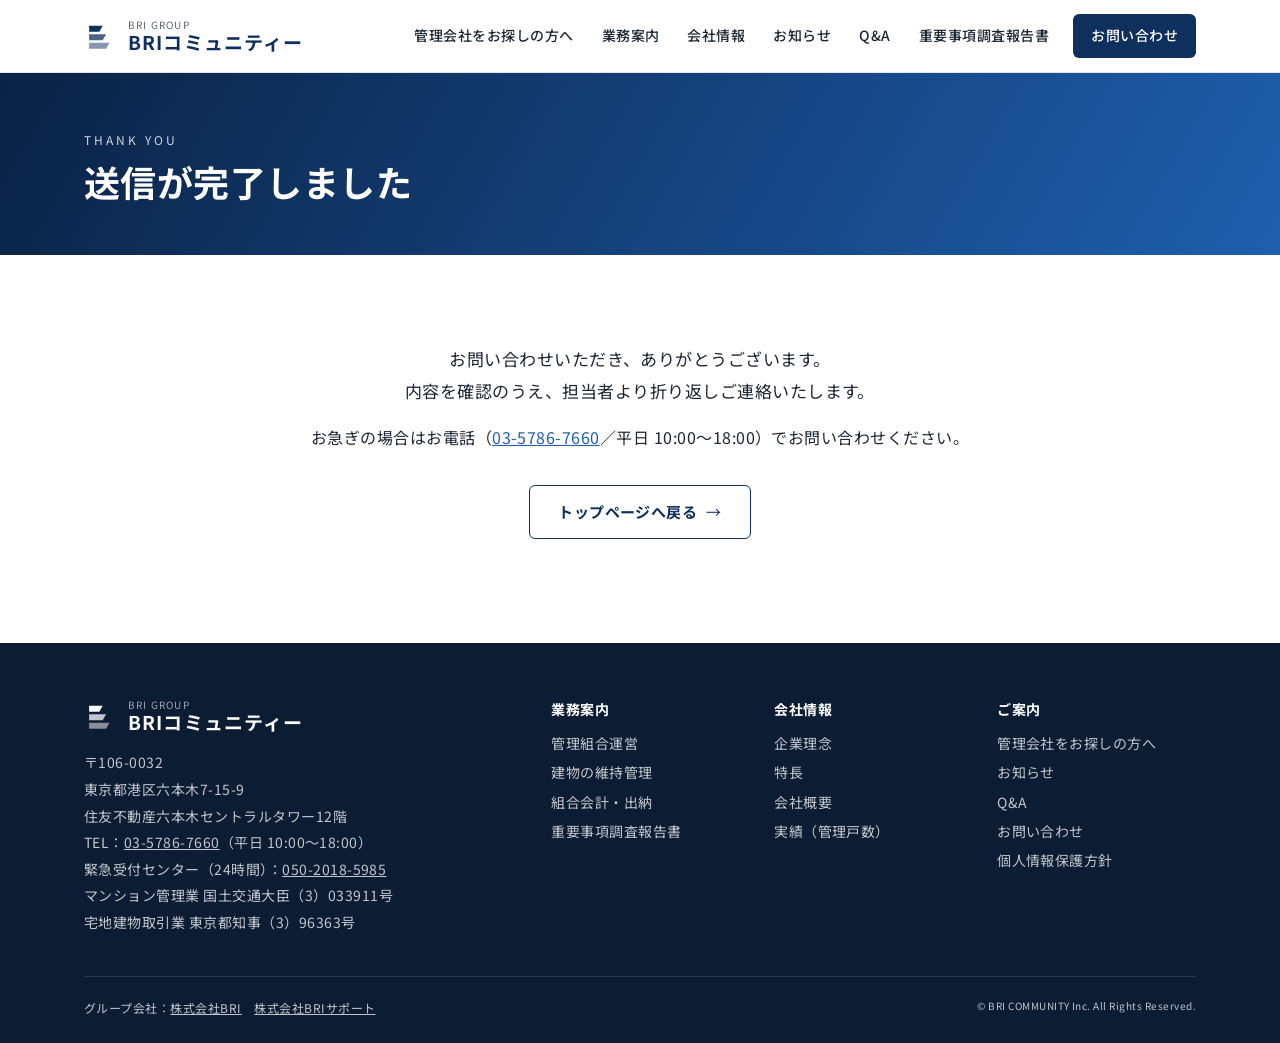
<file: thanks.html>
<!DOCTYPE html>
<html lang="ja">
<head>
<meta charset="UTF-8">
<meta name="viewport" content="width=device-width, initial-scale=1">
<title>送信完了｜BRIコミュニティー</title>
<meta name="description" content="お問い合わせを受け付けました。">
<link rel="preconnect" href="https://fonts.googleapis.com">
<link rel="preconnect" href="https://fonts.gstatic.com" crossorigin>
<link href="https://fonts.googleapis.com/css2?family=Noto+Sans+JP:wght@400;500;700&display=swap" rel="stylesheet">
<link rel="stylesheet" href="css/style.css">
</head>
<body>
<a class="skip-link" href="#main">本文へ移動</a>
<svg width="0" height="0" style="position:absolute" aria-hidden="true">
  <symbol id="i-logo" viewBox="0 0 40 40"><path d="M6 8h16l-4 7H6z" fill="currentColor"/><path d="M6 18h20l-4 7H6z" fill="currentColor" opacity=".75"/><path d="M6 28h24l-4 7H6z" fill="currentColor" opacity=".5"/></symbol>
  <symbol id="i-tel" viewBox="0 0 24 24" fill="none" stroke="currentColor" stroke-width="2" stroke-linecap="round" stroke-linejoin="round"><path d="M22 16.9v3a2 2 0 0 1-2.2 2 19.8 19.8 0 0 1-8.6-3.1 19.5 19.5 0 0 1-6-6A19.8 19.8 0 0 1 2.1 4.2 2 2 0 0 1 4.1 2h3a2 2 0 0 1 2 1.7c.1 1 .4 1.9.7 2.8a2 2 0 0 1-.5 2.1L8 9.9a16 16 0 0 0 6 6l1.3-1.3a2 2 0 0 1 2.1-.4c.9.3 1.8.6 2.8.7a2 2 0 0 1 1.7 2z"/></symbol>
  <symbol id="i-mail" viewBox="0 0 24 24" fill="none" stroke="currentColor" stroke-width="2" stroke-linecap="round" stroke-linejoin="round"><rect x="2" y="4" width="20" height="16" rx="2"/><path d="M22 6l-10 7L2 6"/></symbol>
</svg>

<header class="site-header">
  <div class="container header-inner">
    <a class="logo" href="index.html" aria-label="BRIコミュニティー トップページ">
      <svg class="logo-mark" aria-hidden="true"><use href="#i-logo"/></svg>
      <span class="logo-text"><small>BRI GROUP</small><strong>BRIコミュニティー</strong></span>
    </a>
    <button class="menu-toggle" type="button" aria-expanded="false" aria-controls="global-nav" aria-label="メニューを開く"><span></span></button>
    <nav class="global-nav" id="global-nav" aria-label="メインメニュー">
      <ul>
        <li><a href="point.html">管理会社をお探しの方へ</a></li>
        <li><a href="works.html">業務案内</a></li>
        <li><a href="company.html">会社情報</a></li>
        <li><a href="news.html">お知らせ</a></li>
        <li><a href="faq.html">Q&amp;A</a></li>
        <li><a href="jyucho.html">重要事項調査報告書</a></li>
        <li class="nav-contact"><a href="contact.html" aria-current="page">お問い合わせ</a></li>
      </ul>
    </nav>
  </div>
</header>

<main id="main">
  <div class="page-hero"><div class="container"><span class="en">THANK YOU</span><h1>送信が完了しました</h1></div></div>
  <section class="section">
    <div class="container" style="text-align:center">
      <p class="lead">お問い合わせいただき、ありがとうございます。<br>内容を確認のうえ、担当者より折り返しご連絡いたします。</p>
      <p>お急ぎの場合はお電話（<a href="tel:0357867660">03-5786-7660</a>／平日 10:00〜18:00）でお問い合わせください。</p>
      <p style="margin-top:32px"><a class="btn btn-outline" href="index.html">トップページへ戻る</a></p>
    </div>
  </section>

</main>

<footer class="site-footer">
  <div class="container">
    <div class="footer-grid">
      <div>
        <a class="logo" href="index.html"><svg class="logo-mark" aria-hidden="true"><use href="#i-logo"/></svg><span class="logo-text"><small>BRI GROUP</small><strong>BRIコミュニティー</strong></span></a>
        <address class="footer-address">
          〒106-0032<br>東京都港区六本木7-15-9<br>住友不動産六本木セントラルタワー12階<br>
          TEL：<a href="tel:0357867660" style="color:inherit">03-5786-7660</a>（平日 10:00〜18:00）<br>
          緊急受付センター（24時間）：<a href="tel:05020185985" style="color:inherit">050-2018-5985</a><br>
          マンション管理業 国土交通大臣（3）033911号<br>宅地建物取引業 東京都知事（3）96363号
        </address>
      </div>
      <nav class="footer-nav" aria-label="フッターメニュー">
        <div><h4>業務案内</h4><ul><li><a href="works.html#unei">管理組合運営</a></li><li><a href="works.html#iji">建物の維持管理</a></li><li><a href="works.html#kaikei">組合会計・出納</a></li><li><a href="jyucho.html">重要事項調査報告書</a></li></ul></div>
        <div><h4>会社情報</h4><ul><li><a href="company.html#philosophy">企業理念</a></li><li><a href="company.html#feature">特長</a></li><li><a href="company.html#profile">会社概要</a></li><li><a href="company.html#results">実績（管理戸数）</a></li></ul></div>
        <div><h4>ご案内</h4><ul><li><a href="point.html">管理会社をお探しの方へ</a></li><li><a href="news.html">お知らせ</a></li><li><a href="faq.html">Q&amp;A</a></li><li><a href="contact.html">お問い合わせ</a></li><li><a href="privacy.html">個人情報保護方針</a></li></ul></div>
      </nav>
    </div>
    <div class="footer-bottom">
      <span>グループ会社：<a href="http://www.b-r-i.co.jp/" target="_blank" rel="noopener">株式会社BRI</a>　<a href="http://www.brisupport.co.jp/" target="_blank" rel="noopener">株式会社BRIサポート</a></span>
      <small>&copy; BRI COMMUNITY Inc. All Rights Reserved.</small>
    </div>
  </div>
</footer>

<a class="to-top" href="#main" aria-label="ページの先頭へ">↑</a>
<div class="sp-fixed">
  <a class="tel" href="tel:0357867660"><svg aria-hidden="true"><use href="#i-tel"/></svg>電話する</a>
  <a class="mail" href="contact.html"><svg aria-hidden="true"><use href="#i-mail"/></svg>お問い合わせ</a>
</div>
<script src="js/main.js"></script>
</body>
</html>
</file>
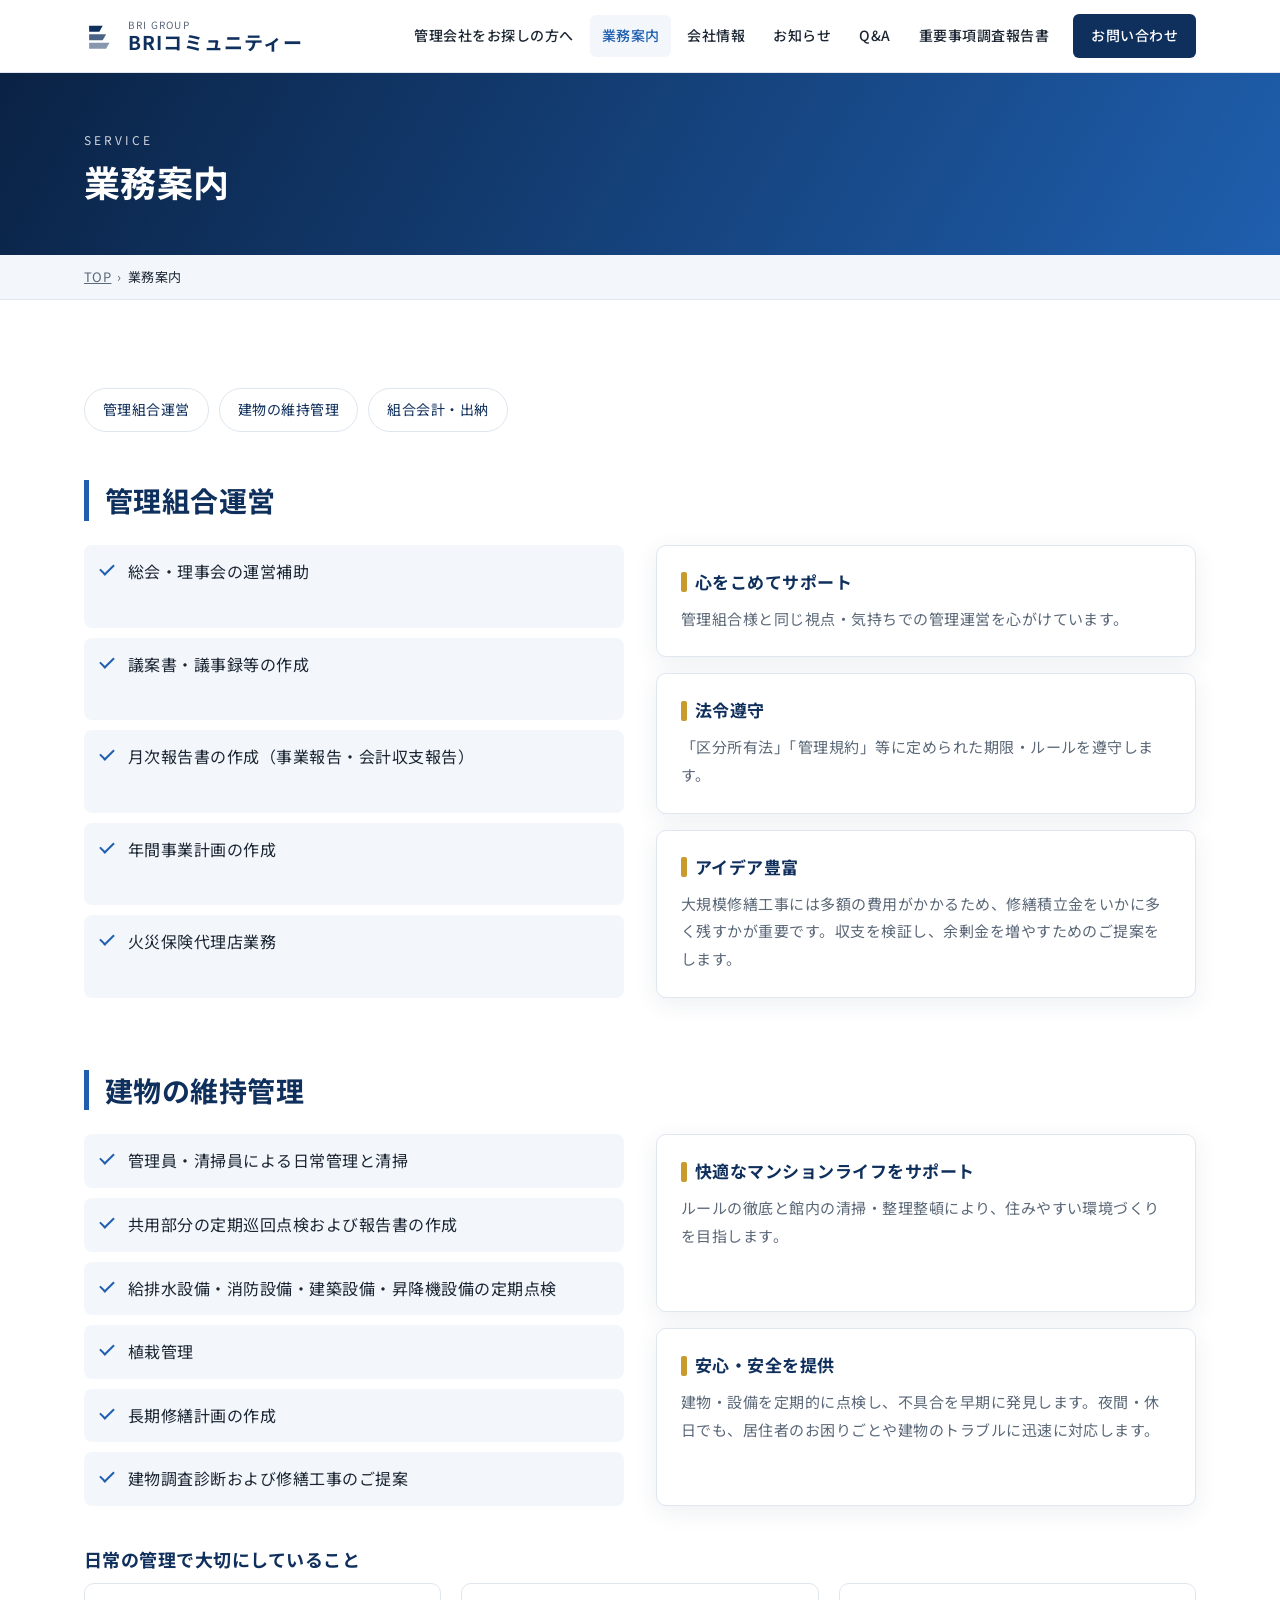
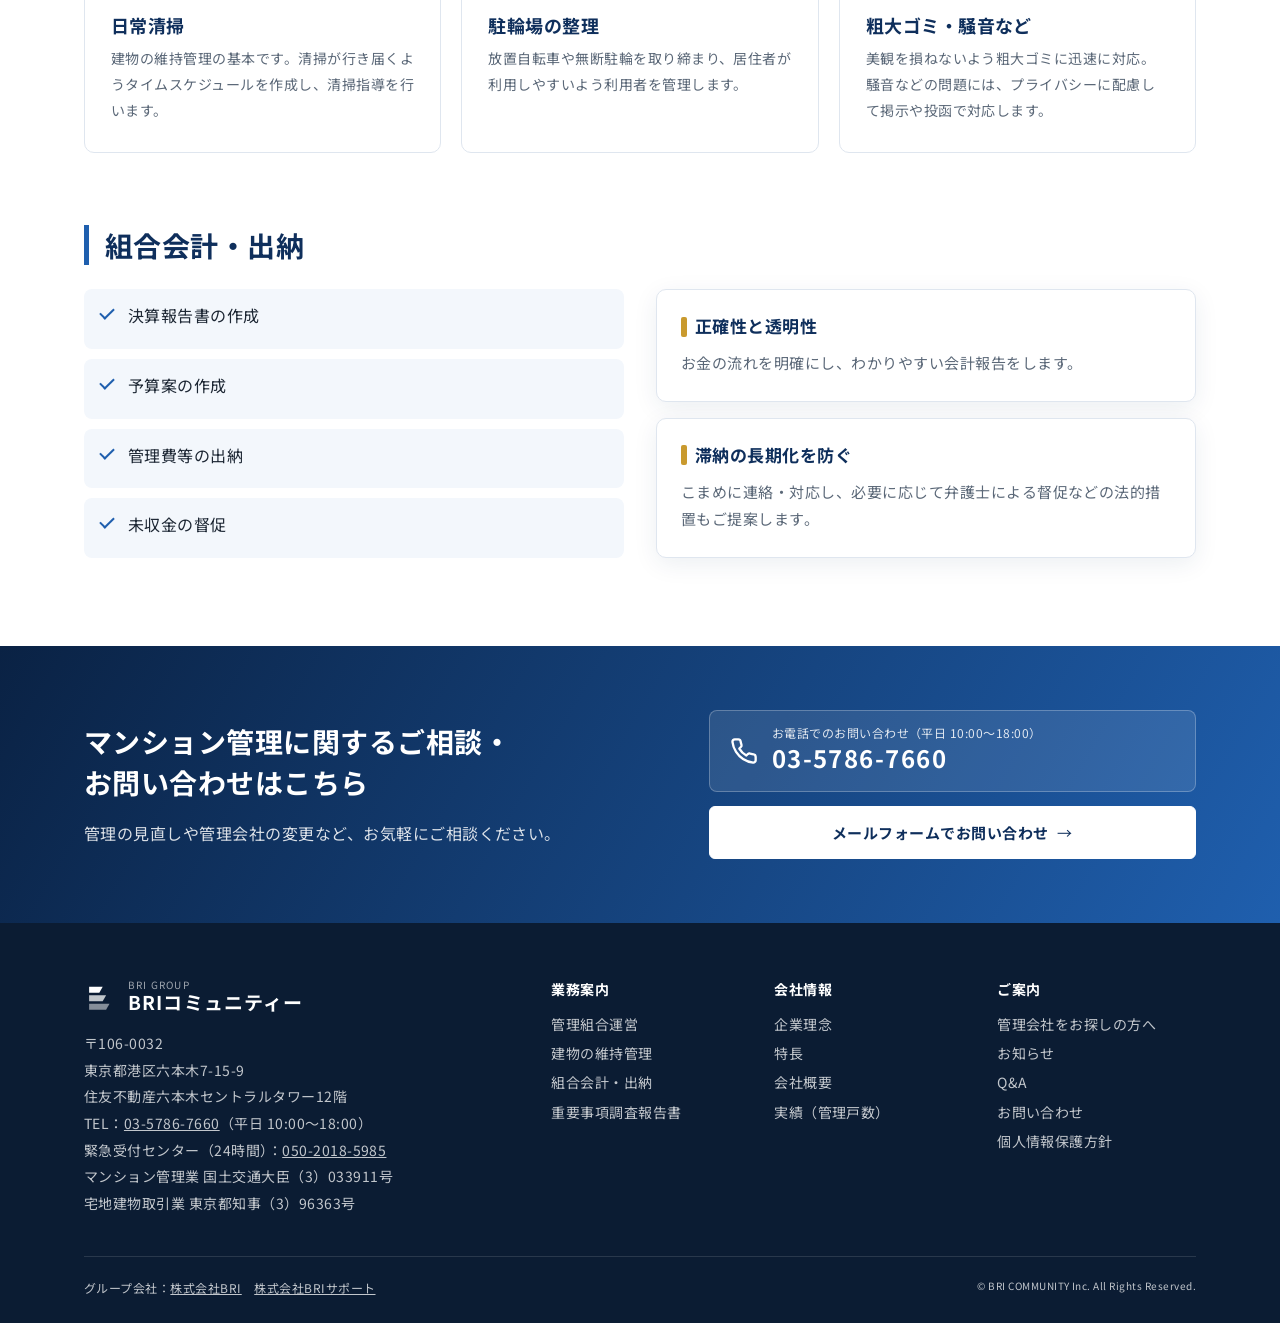
<file: works.html>
<!DOCTYPE html>
<html lang="ja">
<head>
<meta charset="UTF-8">
<meta name="viewport" content="width=device-width, initial-scale=1">
<title>業務案内｜BRIコミュニティー</title>
<meta name="description" content="BRIコミュニティーの業務案内。管理組合運営、建物の維持管理、組合会計・出納まで、マンション管理をトータルにサポートします。">
<link rel="preconnect" href="https://fonts.googleapis.com">
<link rel="preconnect" href="https://fonts.gstatic.com" crossorigin>
<link href="https://fonts.googleapis.com/css2?family=Noto+Sans+JP:wght@400;500;700&display=swap" rel="stylesheet">
<link rel="stylesheet" href="css/style.css">
</head>
<body>
<a class="skip-link" href="#main">本文へ移動</a>
<svg width="0" height="0" style="position:absolute" aria-hidden="true">
  <symbol id="i-logo" viewBox="0 0 40 40"><path d="M6 8h16l-4 7H6z" fill="currentColor"/><path d="M6 18h20l-4 7H6z" fill="currentColor" opacity=".75"/><path d="M6 28h24l-4 7H6z" fill="currentColor" opacity=".5"/></symbol>
  <symbol id="i-tel" viewBox="0 0 24 24" fill="none" stroke="currentColor" stroke-width="2" stroke-linecap="round" stroke-linejoin="round"><path d="M22 16.9v3a2 2 0 0 1-2.2 2 19.8 19.8 0 0 1-8.6-3.1 19.5 19.5 0 0 1-6-6A19.8 19.8 0 0 1 2.1 4.2 2 2 0 0 1 4.1 2h3a2 2 0 0 1 2 1.7c.1 1 .4 1.9.7 2.8a2 2 0 0 1-.5 2.1L8 9.9a16 16 0 0 0 6 6l1.3-1.3a2 2 0 0 1 2.1-.4c.9.3 1.8.6 2.8.7a2 2 0 0 1 1.7 2z"/></symbol>
  <symbol id="i-mail" viewBox="0 0 24 24" fill="none" stroke="currentColor" stroke-width="2" stroke-linecap="round" stroke-linejoin="round"><rect x="2" y="4" width="20" height="16" rx="2"/><path d="M22 6l-10 7L2 6"/></symbol>
</svg>

<header class="site-header">
  <div class="container header-inner">
    <a class="logo" href="index.html" aria-label="BRIコミュニティー トップページ">
      <svg class="logo-mark" aria-hidden="true"><use href="#i-logo"/></svg>
      <span class="logo-text"><small>BRI GROUP</small><strong>BRIコミュニティー</strong></span>
    </a>
    <button class="menu-toggle" type="button" aria-expanded="false" aria-controls="global-nav" aria-label="メニューを開く"><span></span></button>
    <nav class="global-nav" id="global-nav" aria-label="メインメニュー">
      <ul>
        <li><a href="point.html">管理会社をお探しの方へ</a></li>
        <li><a href="works.html" aria-current="page">業務案内</a></li>
        <li><a href="company.html">会社情報</a></li>
        <li><a href="news.html">お知らせ</a></li>
        <li><a href="faq.html">Q&amp;A</a></li>
        <li><a href="jyucho.html">重要事項調査報告書</a></li>
        <li class="nav-contact"><a href="contact.html">お問い合わせ</a></li>
      </ul>
    </nav>
  </div>
</header>

<main id="main">
  <div class="page-hero"><div class="container"><span class="en">SERVICE</span><h1>業務案内</h1></div></div>
  <nav class="breadcrumb" aria-label="現在地"><div class="container"><ol><li><a href="index.html">TOP</a></li><li>業務案内</li></ol></div></nav>

  <section class="section">
    <div class="container">
      <div class="page-nav">
        <a href="#unei">管理組合運営</a><a href="#iji">建物の維持管理</a><a href="#kaikei">組合会計・出納</a>
      </div>

      <div class="block" id="unei">
        <h2 class="block-title">管理組合運営</h2>
        <div class="two-col">
          <ul class="check-list">
            <li>総会・理事会の運営補助</li>
            <li>議案書・議事録等の作成</li>
            <li>月次報告書の作成（事業報告・会計収支報告）</li>
            <li>年間事業計画の作成</li>
            <li>火災保険代理店業務</li>
          </ul>
          <div class="point-stack">
            <div class="point-box"><h3>心をこめてサポート</h3><p>管理組合様と同じ視点・気持ちでの管理運営を心がけています。</p></div>
            <div class="point-box"><h3>法令遵守</h3><p>「区分所有法」「管理規約」等に定められた期限・ルールを遵守します。</p></div>
            <div class="point-box"><h3>アイデア豊富</h3><p>大規模修繕工事には多額の費用がかかるため、修繕積立金をいかに多く残すかが重要です。収支を検証し、余剰金を増やすためのご提案をします。</p></div>
          </div>
        </div>
      </div>

      <div class="block" id="iji">
        <h2 class="block-title">建物の維持管理</h2>
        <div class="two-col">
          <ul class="check-list">
            <li>管理員・清掃員による日常管理と清掃</li>
            <li>共用部分の定期巡回点検および報告書の作成</li>
            <li>給排水設備・消防設備・建築設備・昇降機設備の定期点検</li>
            <li>植栽管理</li>
            <li>長期修繕計画の作成</li>
            <li>建物調査診断および修繕工事のご提案</li>
          </ul>
          <div class="point-stack">
            <div class="point-box"><h3>快適なマンションライフをサポート</h3><p>ルールの徹底と館内の清掃・整理整頓により、住みやすい環境づくりを目指します。</p></div>
            <div class="point-box"><h3>安心・安全を提供</h3><p>建物・設備を定期的に点検し、不具合を早期に発見します。夜間・休日でも、居住者のお困りごとや建物のトラブルに迅速に対応します。</p></div>
          </div>
        </div>
        <h3 style="margin-top:40px;font-size:18px">日常の管理で大切にしていること</h3>
        <div class="feature-grid">
          <div class="feature"><h3>日常清掃</h3><p>建物の維持管理の基本です。清掃が行き届くようタイムスケジュールを作成し、清掃指導を行います。</p></div>
          <div class="feature"><h3>駐輪場の整理</h3><p>放置自転車や無断駐輪を取り締まり、居住者が利用しやすいよう利用者を管理します。</p></div>
          <div class="feature"><h3>粗大ゴミ・騒音など</h3><p>美観を損ねないよう粗大ゴミに迅速に対応。騒音などの問題には、プライバシーに配慮して掲示や投函で対応します。</p></div>
        </div>
      </div>

      <div class="block" id="kaikei">
        <h2 class="block-title">組合会計・出納</h2>
        <div class="two-col">
          <ul class="check-list">
            <li>決算報告書の作成</li>
            <li>予算案の作成</li>
            <li>管理費等の出納</li>
            <li>未収金の督促</li>
          </ul>
          <div class="point-stack">
            <div class="point-box"><h3>正確性と透明性</h3><p>お金の流れを明確にし、わかりやすい会計報告をします。</p></div>
            <div class="point-box"><h3>滞納の長期化を防ぐ</h3><p>こまめに連絡・対応し、必要に応じて弁護士による督促などの法的措置もご提案します。</p></div>
          </div>
        </div>
      </div>
    </div>
  </section>

  <section class="cta">
    <div class="container cta-inner">
      <div>
        <h2>マンション管理に関するご相談・<br>お問い合わせはこちら</h2>
        <p>管理の見直しや管理会社の変更など、お気軽にご相談ください。</p>
      </div>
      <div class="cta-actions">
        <a class="tel-box" href="tel:0357867660"><svg aria-hidden="true"><use href="#i-tel"/></svg><span><small>お電話でのお問い合わせ（平日 10:00〜18:00）</small><b>03-5786-7660</b></span></a>
        <a class="btn btn-white" href="contact.html">メールフォームでお問い合わせ</a>
      </div>
    </div>
  </section>
</main>

<footer class="site-footer">
  <div class="container">
    <div class="footer-grid">
      <div>
        <a class="logo" href="index.html"><svg class="logo-mark" aria-hidden="true"><use href="#i-logo"/></svg><span class="logo-text"><small>BRI GROUP</small><strong>BRIコミュニティー</strong></span></a>
        <address class="footer-address">
          〒106-0032<br>東京都港区六本木7-15-9<br>住友不動産六本木セントラルタワー12階<br>
          TEL：<a href="tel:0357867660" style="color:inherit">03-5786-7660</a>（平日 10:00〜18:00）<br>
          緊急受付センター（24時間）：<a href="tel:05020185985" style="color:inherit">050-2018-5985</a><br>
          マンション管理業 国土交通大臣（3）033911号<br>宅地建物取引業 東京都知事（3）96363号
        </address>
      </div>
      <nav class="footer-nav" aria-label="フッターメニュー">
        <div><h4>業務案内</h4><ul><li><a href="works.html#unei">管理組合運営</a></li><li><a href="works.html#iji">建物の維持管理</a></li><li><a href="works.html#kaikei">組合会計・出納</a></li><li><a href="jyucho.html">重要事項調査報告書</a></li></ul></div>
        <div><h4>会社情報</h4><ul><li><a href="company.html#philosophy">企業理念</a></li><li><a href="company.html#feature">特長</a></li><li><a href="company.html#profile">会社概要</a></li><li><a href="company.html#results">実績（管理戸数）</a></li></ul></div>
        <div><h4>ご案内</h4><ul><li><a href="point.html">管理会社をお探しの方へ</a></li><li><a href="news.html">お知らせ</a></li><li><a href="faq.html">Q&amp;A</a></li><li><a href="contact.html">お問い合わせ</a></li><li><a href="privacy.html">個人情報保護方針</a></li></ul></div>
      </nav>
    </div>
    <div class="footer-bottom">
      <span>グループ会社：<a href="http://www.b-r-i.co.jp/" target="_blank" rel="noopener">株式会社BRI</a>　<a href="http://www.brisupport.co.jp/" target="_blank" rel="noopener">株式会社BRIサポート</a></span>
      <small>&copy; BRI COMMUNITY Inc. All Rights Reserved.</small>
    </div>
  </div>
</footer>

<a class="to-top" href="#main" aria-label="ページの先頭へ">↑</a>
<div class="sp-fixed">
  <a class="tel" href="tel:0357867660"><svg aria-hidden="true"><use href="#i-tel"/></svg>電話する</a>
  <a class="mail" href="contact.html"><svg aria-hidden="true"><use href="#i-mail"/></svg>お問い合わせ</a>
</div>
<script src="js/main.js"></script>
</body>
</html>
</file>
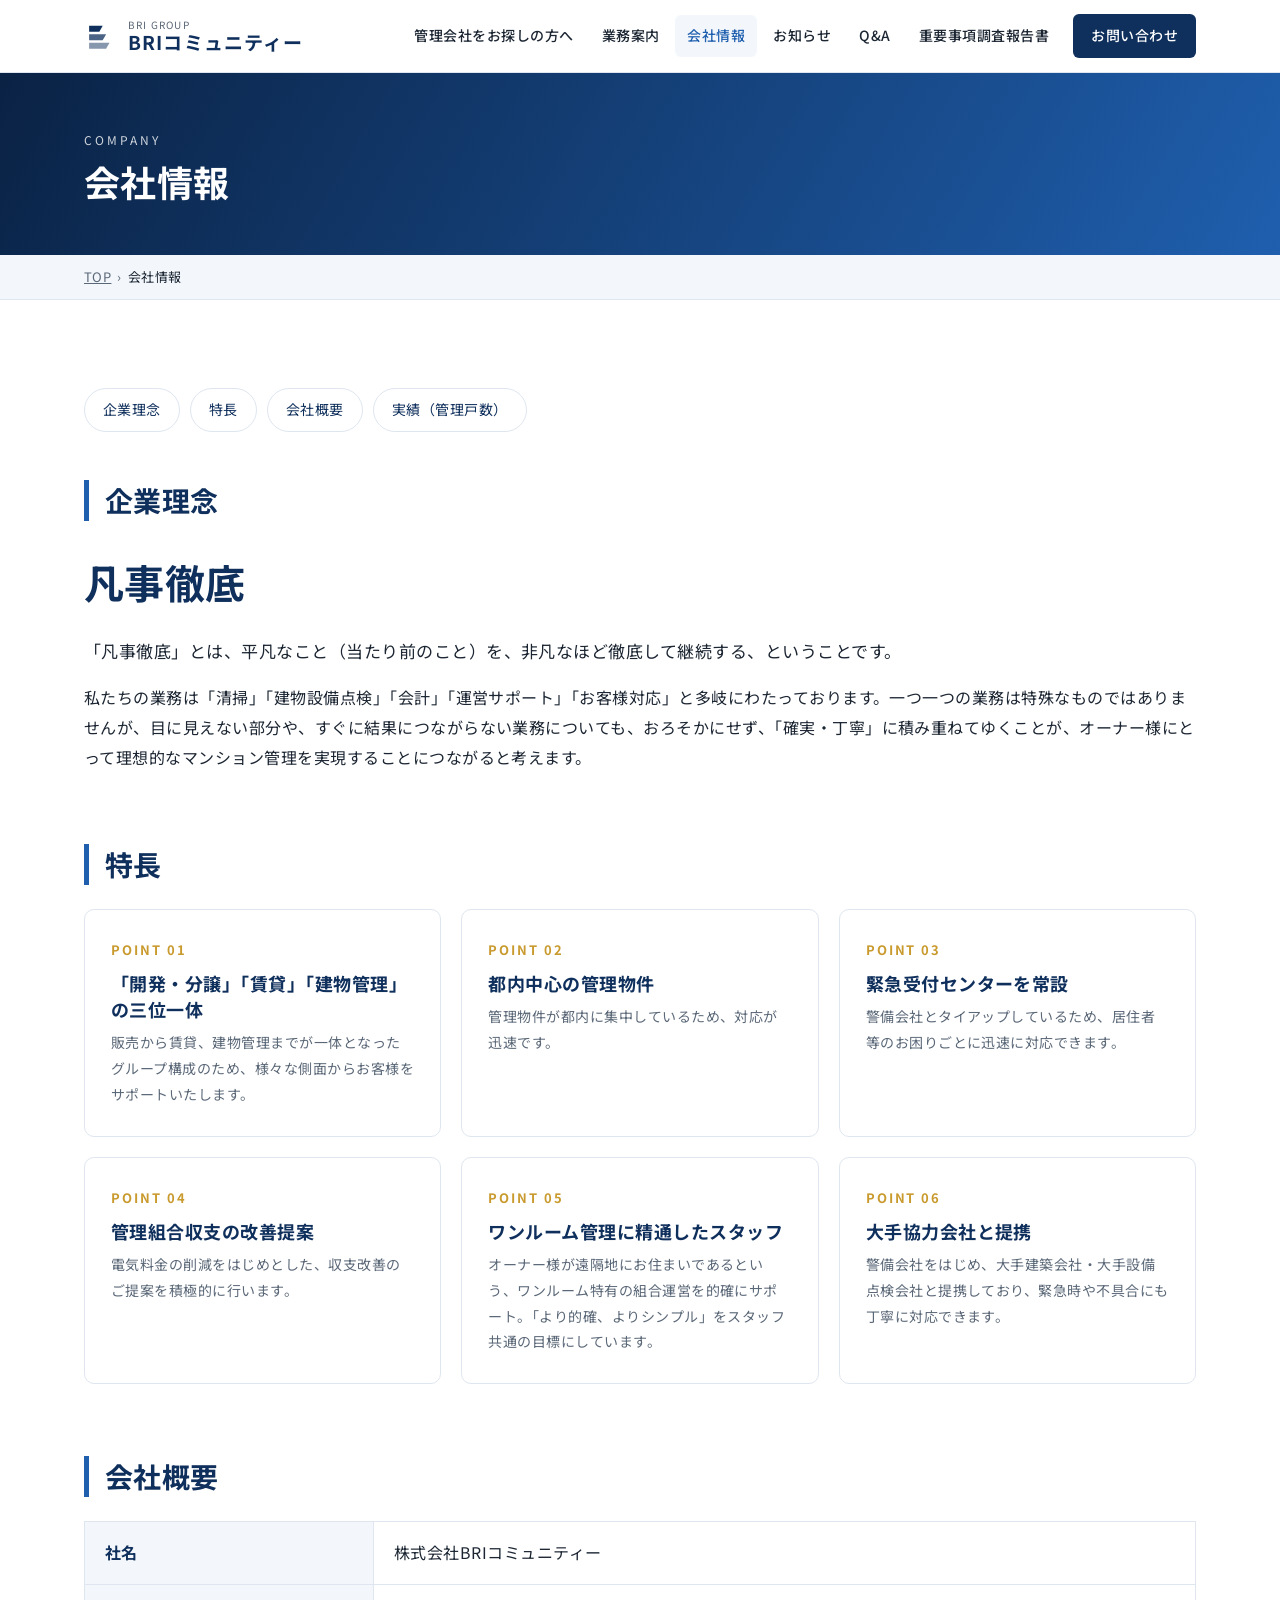
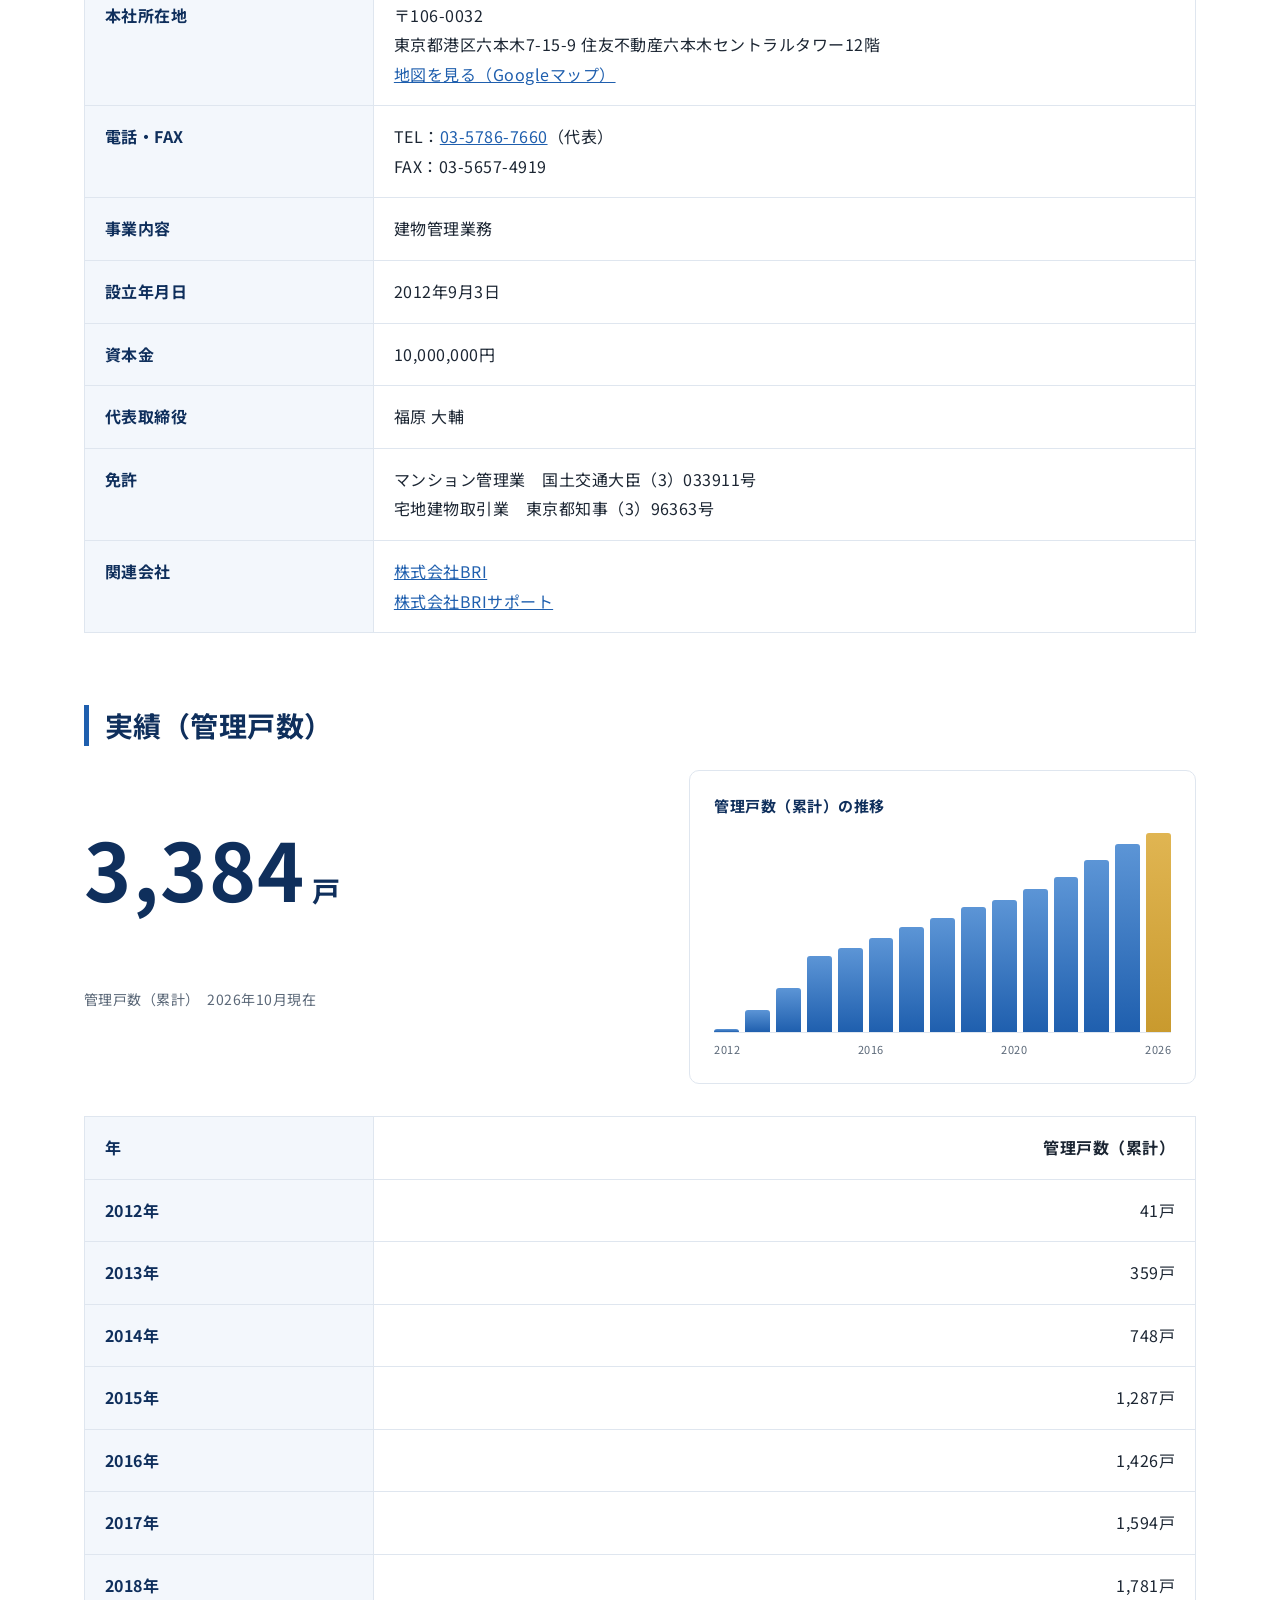
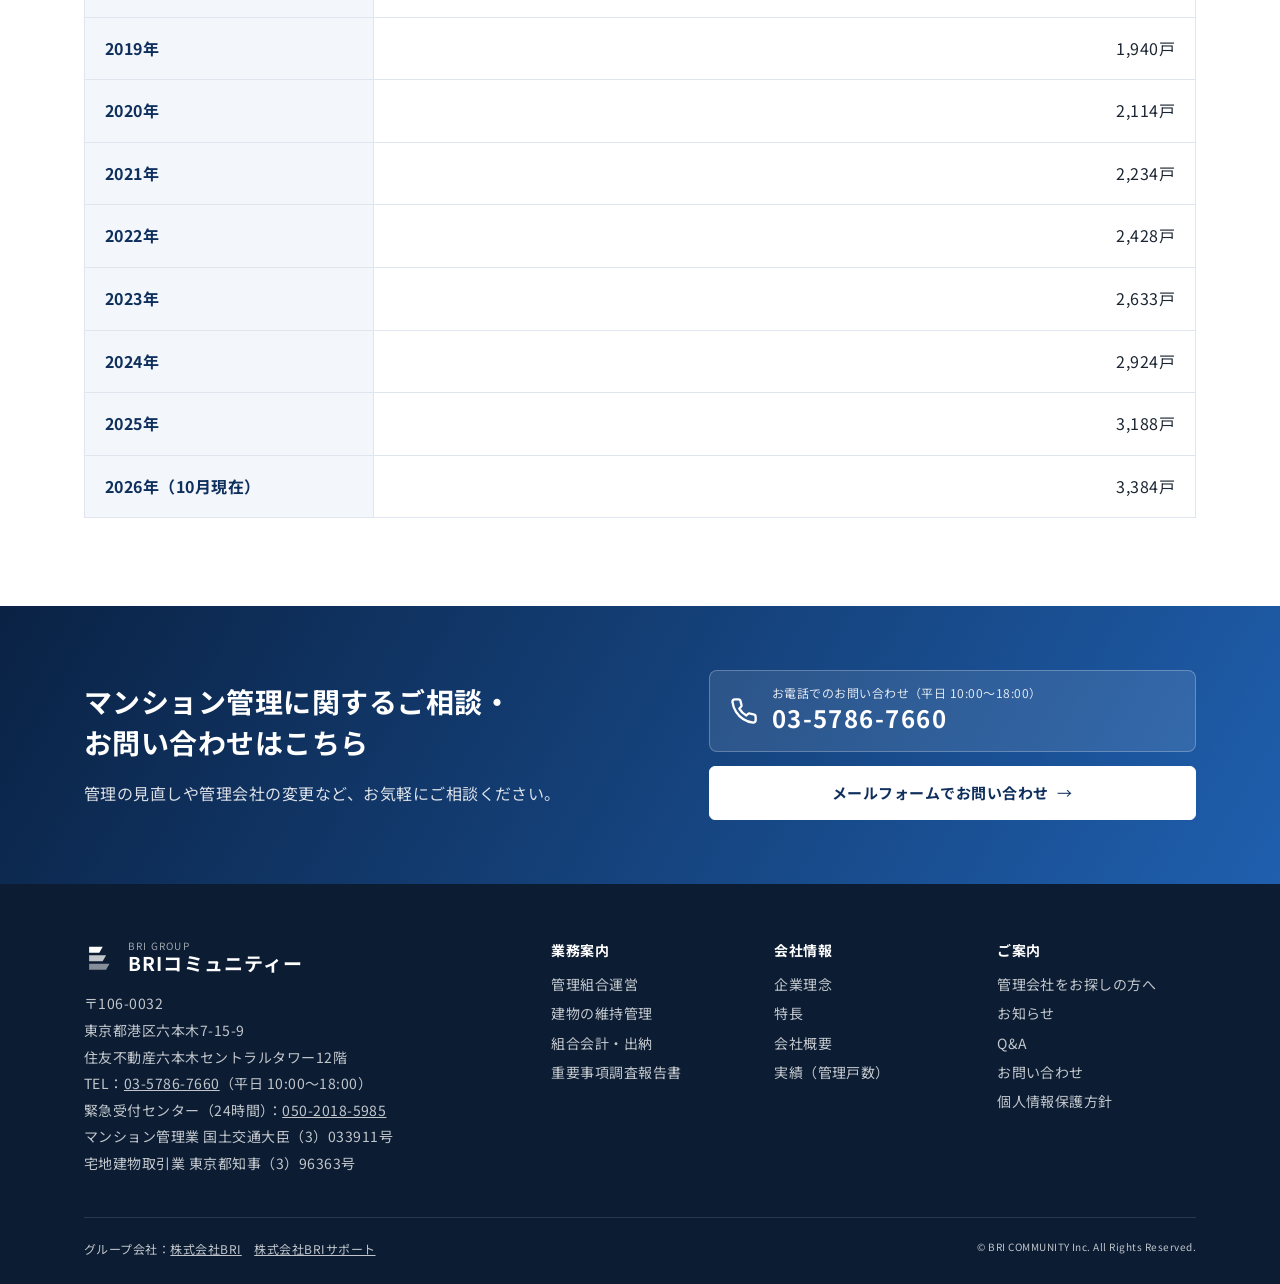
<file: bricommunity-new/company.html>
<!DOCTYPE html>
<html lang="ja">
<head>
<meta charset="UTF-8">
<meta name="viewport" content="width=device-width, initial-scale=1">
<title>会社情報｜BRIコミュニティー</title>
<meta name="description" content="BRIコミュニティーの企業理念・特長・会社概要・管理実績をご紹介します。">
<link rel="preconnect" href="https://fonts.googleapis.com">
<link rel="preconnect" href="https://fonts.gstatic.com" crossorigin>
<link href="https://fonts.googleapis.com/css2?family=Noto+Sans+JP:wght@400;500;700&display=swap" rel="stylesheet">
<link rel="stylesheet" href="css/style.css">
</head>
<body>
<a class="skip-link" href="#main">本文へ移動</a>
<svg width="0" height="0" style="position:absolute" aria-hidden="true">
  <symbol id="i-logo" viewBox="0 0 40 40"><path d="M6 8h16l-4 7H6z" fill="currentColor"/><path d="M6 18h20l-4 7H6z" fill="currentColor" opacity=".75"/><path d="M6 28h24l-4 7H6z" fill="currentColor" opacity=".5"/></symbol>
  <symbol id="i-tel" viewBox="0 0 24 24" fill="none" stroke="currentColor" stroke-width="2" stroke-linecap="round" stroke-linejoin="round"><path d="M22 16.9v3a2 2 0 0 1-2.2 2 19.8 19.8 0 0 1-8.6-3.1 19.5 19.5 0 0 1-6-6A19.8 19.8 0 0 1 2.1 4.2 2 2 0 0 1 4.1 2h3a2 2 0 0 1 2 1.7c.1 1 .4 1.9.7 2.8a2 2 0 0 1-.5 2.1L8 9.9a16 16 0 0 0 6 6l1.3-1.3a2 2 0 0 1 2.1-.4c.9.3 1.8.6 2.8.7a2 2 0 0 1 1.7 2z"/></symbol>
  <symbol id="i-mail" viewBox="0 0 24 24" fill="none" stroke="currentColor" stroke-width="2" stroke-linecap="round" stroke-linejoin="round"><rect x="2" y="4" width="20" height="16" rx="2"/><path d="M22 6l-10 7L2 6"/></symbol>
</svg>

<header class="site-header">
  <div class="container header-inner">
    <a class="logo" href="index.html" aria-label="BRIコミュニティー トップページ">
      <svg class="logo-mark" aria-hidden="true"><use href="#i-logo"/></svg>
      <span class="logo-text"><small>BRI GROUP</small><strong>BRIコミュニティー</strong></span>
    </a>
    <button class="menu-toggle" type="button" aria-expanded="false" aria-controls="global-nav" aria-label="メニューを開く"><span></span></button>
    <nav class="global-nav" id="global-nav" aria-label="メインメニュー">
      <ul>
        <li><a href="point.html">管理会社をお探しの方へ</a></li>
        <li><a href="works.html">業務案内</a></li>
        <li><a href="company.html" aria-current="page">会社情報</a></li>
        <li><a href="news.html">お知らせ</a></li>
        <li><a href="faq.html">Q&amp;A</a></li>
        <li><a href="jyucho.html">重要事項調査報告書</a></li>
        <li class="nav-contact"><a href="contact.html">お問い合わせ</a></li>
      </ul>
    </nav>
  </div>
</header>

<main id="main">
  <div class="page-hero"><div class="container"><span class="en">COMPANY</span><h1>会社情報</h1></div></div>
  <nav class="breadcrumb" aria-label="現在地"><div class="container"><ol><li><a href="index.html">TOP</a></li><li>会社情報</li></ol></div></nav>

  <section class="section">
    <div class="container">
      <div class="page-nav">
        <a href="#philosophy">企業理念</a><a href="#feature">特長</a><a href="#profile">会社概要</a><a href="#results">実績（管理戸数）</a>
      </div>

      <div class="block" id="philosophy">
        <h2 class="block-title">企業理念</h2>
        <p style="font-size:clamp(28px,4vw,40px);font-weight:700;color:var(--navy);margin-bottom:.4em">凡事徹底</p>
        <p class="lead">「凡事徹底」とは、平凡なこと（当たり前のこと）を、非凡なほど徹底して継続する、ということです。</p>
        <p>私たちの業務は「清掃」「建物設備点検」「会計」「運営サポート」「お客様対応」と多岐にわたっております。一つ一つの業務は特殊なものではありませんが、目に見えない部分や、すぐに結果につながらない業務についても、おろそかにせず、「確実・丁寧」に積み重ねてゆくことが、オーナー様にとって理想的なマンション管理を実現することにつながると考えます。</p>
      </div>

      <div class="block" id="feature">
        <h2 class="block-title">特長</h2>
        <div class="feature-grid">
          <div class="feature"><span class="feature-num">POINT 01</span><h3>「開発・分譲」「賃貸」「建物管理」の三位一体</h3><p>販売から賃貸、建物管理までが一体となったグループ構成のため、様々な側面からお客様をサポートいたします。</p></div>
          <div class="feature"><span class="feature-num">POINT 02</span><h3>都内中心の管理物件</h3><p>管理物件が都内に集中しているため、対応が迅速です。</p></div>
          <div class="feature"><span class="feature-num">POINT 03</span><h3>緊急受付センターを常設</h3><p>警備会社とタイアップしているため、居住者等のお困りごとに迅速に対応できます。</p></div>
          <div class="feature"><span class="feature-num">POINT 04</span><h3>管理組合収支の改善提案</h3><p>電気料金の削減をはじめとした、収支改善のご提案を積極的に行います。</p></div>
          <div class="feature"><span class="feature-num">POINT 05</span><h3>ワンルーム管理に精通したスタッフ</h3><p>オーナー様が遠隔地にお住まいであるという、ワンルーム特有の組合運営を的確にサポート。「より的確、よりシンプル」をスタッフ共通の目標にしています。</p></div>
          <div class="feature"><span class="feature-num">POINT 06</span><h3>大手協力会社と提携</h3><p>警備会社をはじめ、大手建築会社・大手設備点検会社と提携しており、緊急時や不具合にも丁寧に対応できます。</p></div>
        </div>
      </div>

      <div class="block" id="profile">
        <h2 class="block-title">会社概要</h2>
        <table class="table">
          <tr><th>社名</th><td>株式会社BRIコミュニティー</td></tr>
          <tr><th>本社所在地</th><td>〒106-0032<br>東京都港区六本木7-15-9 住友不動産六本木セントラルタワー12階<br><a href="https://www.google.com/maps/search/?api=1&amp;query=%E4%BD%8F%E5%8F%8B%E4%B8%8D%E5%8B%95%E7%94%A3%E5%85%AD%E6%9C%AC%E6%9C%A8%E3%82%BB%E3%83%B3%E3%83%88%E3%83%A9%E3%83%AB%E3%82%BF%E3%83%AF%E3%83%BC" target="_blank" rel="noopener">地図を見る（Googleマップ）</a></td></tr>
          <tr><th>電話・FAX</th><td>TEL：<a href="tel:0357867660">03-5786-7660</a>（代表）<br>FAX：03-5657-4919</td></tr>
          <tr><th>事業内容</th><td>建物管理業務</td></tr>
          <tr><th>設立年月日</th><td>2012年9月3日</td></tr>
          <tr><th>資本金</th><td>10,000,000円</td></tr>
          <tr><th>代表取締役</th><td>福原 大輔</td></tr>
          <tr><th>免許</th><td>マンション管理業　国土交通大臣（3）033911号<br>宅地建物取引業　東京都知事（3）96363号</td></tr>
          <tr><th>関連会社</th><td><a href="http://www.b-r-i.co.jp/" target="_blank" rel="noopener">株式会社BRI</a><br><a href="http://www.brisupport.co.jp/" target="_blank" rel="noopener">株式会社BRIサポート</a></td></tr>
        </table>
      </div>

      <div class="block" id="results">
        <h2 class="block-title">実績（管理戸数）</h2>
        <div class="stats" style="margin-bottom:32px">
          <div>
            <p class="stat-big">3,384<small>戸</small></p>
            <p class="stat-note">管理戸数（累計）　2026年10月現在</p>
          </div>
          <div class="chart" role="img" aria-label="管理戸数（累計）の推移。2012年41戸から2026年3,384戸まで毎年増加しています。">
            <h3>管理戸数（累計）の推移</h3>
            <div class="bars" aria-hidden="true">
              <span style="height:1.2%"></span><span style="height:10.6%"></span><span style="height:22.1%"></span><span style="height:38%"></span><span style="height:42.1%"></span><span style="height:47.1%"></span><span style="height:52.6%"></span><span style="height:57.3%"></span><span style="height:62.5%"></span><span style="height:66%"></span><span style="height:71.7%"></span><span style="height:77.8%"></span><span style="height:86.4%"></span><span style="height:94.2%"></span><span style="height:100%"></span>
            </div>
            <div class="bars-x" aria-hidden="true"><span>2012</span><span>2016</span><span>2020</span><span>2026</span></div>
          </div>
        </div>
        <table class="table keep">
          <tr><th>年</th><td class="num"><b>管理戸数（累計）</b></td></tr>
          <tr><th>2012年</th><td class="num">41戸</td></tr>
          <tr><th>2013年</th><td class="num">359戸</td></tr>
          <tr><th>2014年</th><td class="num">748戸</td></tr>
          <tr><th>2015年</th><td class="num">1,287戸</td></tr>
          <tr><th>2016年</th><td class="num">1,426戸</td></tr>
          <tr><th>2017年</th><td class="num">1,594戸</td></tr>
          <tr><th>2018年</th><td class="num">1,781戸</td></tr>
          <tr><th>2019年</th><td class="num">1,940戸</td></tr>
          <tr><th>2020年</th><td class="num">2,114戸</td></tr>
          <tr><th>2021年</th><td class="num">2,234戸</td></tr>
          <tr><th>2022年</th><td class="num">2,428戸</td></tr>
          <tr><th>2023年</th><td class="num">2,633戸</td></tr>
          <tr><th>2024年</th><td class="num">2,924戸</td></tr>
          <tr><th>2025年</th><td class="num">3,188戸</td></tr>
          <tr><th>2026年（10月現在）</th><td class="num">3,384戸</td></tr>
        </table>
      </div>
    </div>
  </section>

  <section class="cta">
    <div class="container cta-inner">
      <div>
        <h2>マンション管理に関するご相談・<br>お問い合わせはこちら</h2>
        <p>管理の見直しや管理会社の変更など、お気軽にご相談ください。</p>
      </div>
      <div class="cta-actions">
        <a class="tel-box" href="tel:0357867660"><svg aria-hidden="true"><use href="#i-tel"/></svg><span><small>お電話でのお問い合わせ（平日 10:00〜18:00）</small><b>03-5786-7660</b></span></a>
        <a class="btn btn-white" href="contact.html">メールフォームでお問い合わせ</a>
      </div>
    </div>
  </section>
</main>

<footer class="site-footer">
  <div class="container">
    <div class="footer-grid">
      <div>
        <a class="logo" href="index.html"><svg class="logo-mark" aria-hidden="true"><use href="#i-logo"/></svg><span class="logo-text"><small>BRI GROUP</small><strong>BRIコミュニティー</strong></span></a>
        <address class="footer-address">
          〒106-0032<br>東京都港区六本木7-15-9<br>住友不動産六本木セントラルタワー12階<br>
          TEL：<a href="tel:0357867660" style="color:inherit">03-5786-7660</a>（平日 10:00〜18:00）<br>
          緊急受付センター（24時間）：<a href="tel:05020185985" style="color:inherit">050-2018-5985</a><br>
          マンション管理業 国土交通大臣（3）033911号<br>宅地建物取引業 東京都知事（3）96363号
        </address>
      </div>
      <nav class="footer-nav" aria-label="フッターメニュー">
        <div><h4>業務案内</h4><ul><li><a href="works.html#unei">管理組合運営</a></li><li><a href="works.html#iji">建物の維持管理</a></li><li><a href="works.html#kaikei">組合会計・出納</a></li><li><a href="jyucho.html">重要事項調査報告書</a></li></ul></div>
        <div><h4>会社情報</h4><ul><li><a href="company.html#philosophy">企業理念</a></li><li><a href="company.html#feature">特長</a></li><li><a href="company.html#profile">会社概要</a></li><li><a href="company.html#results">実績（管理戸数）</a></li></ul></div>
        <div><h4>ご案内</h4><ul><li><a href="point.html">管理会社をお探しの方へ</a></li><li><a href="news.html">お知らせ</a></li><li><a href="faq.html">Q&amp;A</a></li><li><a href="contact.html">お問い合わせ</a></li><li><a href="privacy.html">個人情報保護方針</a></li></ul></div>
      </nav>
    </div>
    <div class="footer-bottom">
      <span>グループ会社：<a href="http://www.b-r-i.co.jp/" target="_blank" rel="noopener">株式会社BRI</a>　<a href="http://www.brisupport.co.jp/" target="_blank" rel="noopener">株式会社BRIサポート</a></span>
      <small>&copy; BRI COMMUNITY Inc. All Rights Reserved.</small>
    </div>
  </div>
</footer>

<a class="to-top" href="#main" aria-label="ページの先頭へ">↑</a>
<div class="sp-fixed">
  <a class="tel" href="tel:0357867660"><svg aria-hidden="true"><use href="#i-tel"/></svg>電話する</a>
  <a class="mail" href="contact.html"><svg aria-hidden="true"><use href="#i-mail"/></svg>お問い合わせ</a>
</div>
<script src="js/main.js"></script>
</body>
</html>
</file>
<file: css/style.css>
/* =========================================================
   BRIコミュニティー  共通スタイル
   ========================================================= */
:root {
  --navy: #0f2f5c;
  --navy-deep: #0a2244;
  --blue: #1f5fae;
  --blue-soft: #e8f0fa;
  --sky: #f3f7fc;
  --ink: #1c2633;
  --muted: #5b6878;
  --line: #dfe6ef;
  --white: #ffffff;
  --accent: #c99a2e;
  --radius: 10px;
  --shadow: 0 6px 24px rgba(15, 47, 92, .08);
  --shadow-hover: 0 12px 32px rgba(15, 47, 92, .16);
  --container: 1160px;
  --header-h: 72px;
}

*, *::before, *::after { box-sizing: border-box; }
html { scroll-behavior: smooth; -webkit-text-size-adjust: 100%; }
body {
  margin: 0;
  background: var(--white);
  color: var(--ink);
  font-family: "Noto Sans JP", "Hiragino Kaku Gothic ProN", "Yu Gothic", Meiryo, sans-serif;
  font-size: 16px;
  line-height: 1.85;
  letter-spacing: .03em;
}
img, svg { max-width: 100%; display: block; }
a { color: var(--blue); }
a:hover { color: var(--navy); }
h1, h2, h3, h4 { line-height: 1.45; margin: 0 0 .6em; color: var(--navy); }
p { margin: 0 0 1em; }
ul { margin: 0; padding: 0; }

.container { width: 100%; max-width: var(--container); margin: 0 auto; padding: 0 24px; }
.sr-only { position: absolute; width: 1px; height: 1px; overflow: hidden; clip: rect(0 0 0 0); white-space: nowrap; }
.skip-link { position: absolute; left: -9999px; top: 8px; background: var(--navy); color: #fff; padding: 8px 14px; z-index: 1000; }
.skip-link:focus { left: 8px; }
:focus-visible { outline: 3px solid #7fb0ee; outline-offset: 2px; }

/* ---------- ボタン ---------- */
.btn {
  display: inline-flex; align-items: center; justify-content: center; gap: .6em;
  min-height: 52px; padding: 12px 28px;
  border-radius: 6px; border: 1.5px solid var(--navy);
  font-weight: 700; font-size: 15px; text-decoration: none;
  transition: background .2s, color .2s, transform .2s, box-shadow .2s;
}
.btn::after { content: "→"; font-weight: 400; transition: transform .2s; }
.btn:hover::after { transform: translateX(4px); }
.btn-primary { background: var(--navy); color: #fff; }
.btn-primary:hover { background: var(--blue); border-color: var(--blue); color: #fff; }
.btn-outline { background: #fff; color: var(--navy); }
.btn-outline:hover { background: var(--blue-soft); color: var(--navy); }
.btn-white { background: #fff; color: var(--navy); border-color: #fff; }
.btn-white:hover { background: var(--blue-soft); color: var(--navy); }

/* ---------- ヘッダー ---------- */
.site-header {
  position: sticky; top: 0; z-index: 100;
  background: rgba(255,255,255,.96);
  backdrop-filter: blur(8px);
  border-bottom: 1px solid var(--line);
}
.header-inner { display: flex; align-items: center; justify-content: space-between; height: var(--header-h); gap: 20px; }
.logo { display: flex; align-items: center; gap: 10px; text-decoration: none; color: var(--navy); flex-shrink: 0; }
.logo-mark { width: 34px; height: 34px; }
.logo-text { display: flex; flex-direction: column; line-height: 1.2; }
.logo-text small { font-size: 10px; color: var(--muted); letter-spacing: .12em; }
.logo-text strong { font-size: 19px; letter-spacing: .06em; }

.global-nav ul { display: flex; align-items: center; gap: 4px; list-style: none; }
.global-nav a {
  display: block; padding: 8px 12px; border-radius: 6px;
  color: var(--ink); text-decoration: none; font-size: 14px; font-weight: 500;
}
.global-nav a:hover, .global-nav a[aria-current="page"] { color: var(--blue); background: var(--sky); }
.global-nav .nav-contact a { background: var(--navy); color: #fff; padding: 9px 18px; margin-left: 8px; }
.global-nav .nav-contact a:hover { background: var(--blue); color: #fff; }

.header-tel { display: none; }
.menu-toggle {
  display: none; width: 48px; height: 48px; border: 0; background: transparent; cursor: pointer;
  position: relative; border-radius: 8px;
}
.menu-toggle span, .menu-toggle span::before, .menu-toggle span::after {
  position: absolute; left: 12px; width: 24px; height: 2px; background: var(--navy); content: ""; transition: transform .25s, top .25s, opacity .2s;
}
.menu-toggle span { top: 23px; }
.menu-toggle span::before { left: 0; top: -8px; }
.menu-toggle span::after { left: 0; top: 8px; }
.menu-open .menu-toggle span { background: transparent; }
.menu-open .menu-toggle span::before { top: 0; transform: rotate(45deg); }
.menu-open .menu-toggle span::after { top: 0; transform: rotate(-45deg); }

/* ---------- メインビジュアル（スライド） ---------- */
.hero { position: relative; background: #dbe9f6; overflow: hidden; }
.hero-track { position: relative; height: 560px; }
.slide {
  position: absolute; inset: 0;
  display: flex; align-items: center;
  color: #fff; text-decoration: none;
  opacity: 0; visibility: hidden;
  transition: opacity .8s ease, visibility .8s;
}
.slide.is-active { opacity: 1; visibility: visible; }
.slide { color: var(--navy); }
.slide:hover { color: var(--navy); }
.slide-bg { position: absolute; inset: 0; z-index: 0; background-size: cover; background-position: center right; }
.slide-bg svg { width: 100%; height: 100%; }
.has-photo > svg { display: none; }
/* 写真の上に白いグラデーションをかけて文字を読みやすくする（イメージ画像と同じ明るい雰囲気） */
.slide::before {
  content: ""; position: absolute; inset: 0; z-index: 1;
  background: linear-gradient(90deg, rgba(255,255,255,.95) 0%, rgba(255,255,255,.85) 38%, rgba(255,255,255,.2) 62%, rgba(255,255,255,0) 75%);
}
.slide-body { position: relative; z-index: 2; width: 100%; }
.slide-label {
  display: inline-flex; align-items: center; gap: 8px;
  padding: 6px 16px; border-radius: 999px;
  background: var(--navy); color: #fff;
  font-size: 13px; font-weight: 700; letter-spacing: .1em; margin-bottom: 20px;
}
.slide-label::before { content: ""; width: 8px; height: 8px; border-radius: 50%; background: var(--accent); }
.slide-title { color: var(--navy); font-size: clamp(28px, 4.2vw, 50px); font-weight: 700; line-height: 1.4; margin-bottom: 18px; letter-spacing: .05em; }
.slide-text { font-size: 16px; max-width: 34em; color: var(--ink); margin-bottom: 28px; font-weight: 500; }
.slide-more {
  display: inline-flex; align-items: center; gap: 10px;
  background: var(--navy); color: #fff; font-weight: 700; font-size: 15px;
  padding: 14px 28px; border-radius: 6px; transition: gap .2s, background .2s;
}
.slide:hover .slide-more { gap: 16px; background: var(--blue); }
.slide-more::after { content: "→"; }

/* 写真がないときに表示する空の色（写真を入れると自動で切り替わります） */
.slide-1 .slide-bg { background-color: #a9cdee; background-image: linear-gradient(180deg, #8fbde8 0%, #d6e8f7 100%); }
.slide-2 .slide-bg { background-color: #b5d3ef; background-image: linear-gradient(180deg, #7fb0e0 0%, #e2eef9 100%); }
.slide-3 .slide-bg { background-color: #b9dbe6; background-image: linear-gradient(180deg, #8cc3d6 0%, #e3f1f5 100%); }
.slide-4 .slide-bg { background-color: #c3cfe8; background-image: linear-gradient(180deg, #9db0dc 0%, #e6ebf6 100%); }

.hero-controls {
  position: absolute; z-index: 5; left: 0; right: 0; bottom: 0;
  background: rgba(255,255,255,.92); backdrop-filter: blur(6px);
  border-top: 1px solid var(--line);
}
.hero-tabs { display: grid; grid-template-columns: repeat(4, 1fr); list-style: none; }
.hero-tabs button {
  position: relative; width: 100%; padding: 16px 14px 16px; border: 0; background: transparent; cursor: pointer;
  color: var(--muted); font: inherit; font-size: 14px; font-weight: 700; text-align: left; line-height: 1.4;
  border-right: 1px solid var(--line);
}
.hero-tabs li:first-child button { border-left: 1px solid var(--line); }
.hero-tabs button small { display: block; font-size: 11px; font-weight: 500; letter-spacing: .12em; color: var(--blue); }
.hero-tabs button:hover { color: var(--navy); background: var(--sky); }
.hero-tabs button[aria-selected="true"] { color: var(--navy); background: #fff; }
.hero-tabs .bar { position: absolute; left: 0; right: 0; top: 0; height: 3px; background: var(--line); }
.hero-tabs .bar i { display: block; height: 100%; width: 0; background: var(--navy); }
.hero-tabs button[aria-selected="true"] .bar i { animation: progress var(--slide-time, 6s) linear forwards; }
.hero.is-paused .hero-tabs button[aria-selected="true"] .bar i { animation-play-state: paused; }
@keyframes progress { from { width: 0; } to { width: 100%; } }

.hero-arrow {
  position: absolute; z-index: 5; bottom: 92px;
  width: 48px; height: 48px; border-radius: 50%;
  border: 0; background: rgba(255,255,255,.9); color: var(--navy);
  font-size: 22px; cursor: pointer; transition: background .2s; box-shadow: var(--shadow);
}
.hero-arrow:hover { background: #fff; }
.hero-prev { right: 78px; }
.hero-next { right: 20px; }
.hero-pause {
  position: absolute; z-index: 5; right: 20px; top: 20px;
  border: 1px solid var(--line); background: rgba(255,255,255,.9); color: var(--navy);
  border-radius: 999px; padding: 4px 14px; font-size: 12px; cursor: pointer;
}

/* ---------- ヒーロー直下のクイック導線 ---------- */
.quick-links { background: var(--sky); padding: 28px 0; border-bottom: 1px solid var(--line); }
.quick-links .container { display: grid; grid-template-columns: repeat(3, 1fr); gap: 16px; }
.quick-links .btn { width: 100%; }

/* ---------- セクション共通 ---------- */
.section { padding: 88px 0; }
.section-alt { background: var(--sky); }
.section-head { text-align: center; margin-bottom: 48px; }
.section-head .en { display: block; font-size: 13px; letter-spacing: .25em; color: var(--blue); font-weight: 700; margin-bottom: 6px; }
.section-head h2 { font-size: clamp(24px, 3vw, 32px); margin-bottom: 12px; }
.section-head p { color: var(--muted); margin: 0; }

/* ---------- 業務案内カード ---------- */
.service-grid { display: grid; grid-template-columns: repeat(4, 1fr); gap: 20px; }
.card {
  display: flex; flex-direction: column;
  background: #fff; border: 1px solid var(--line); border-radius: var(--radius);
  box-shadow: var(--shadow); overflow: hidden; text-decoration: none; color: var(--ink);
  transition: transform .25s, box-shadow .25s;
}
.card:hover { transform: translateY(-4px); box-shadow: var(--shadow-hover); color: var(--ink); }
.card-visual { height: 132px; display: grid; place-items: center; }
.card-visual svg { width: 64px; height: 64px; color: #fff; }
.v1 { background: linear-gradient(135deg, #1f5fae, #5c95d6); }
.v2 { background: linear-gradient(135deg, #2c6e8f, #67a7c2); }
.v3 { background: linear-gradient(135deg, #344f86, #6f86bd); }
.v4 { background: linear-gradient(135deg, #4b5a72, #8b9ab1); }
.card-body { padding: 22px 22px 24px; flex: 1; display: flex; flex-direction: column; }
.card-body h3 { font-size: 18px; margin-bottom: 8px; }
.card-body p { font-size: 14px; color: var(--muted); flex: 1; margin-bottom: 14px; }
.card-link { font-size: 14px; font-weight: 700; color: var(--blue); }
.card-link::after { content: " →"; }

/* ---------- 特長 ---------- */
.feature-grid { display: grid; grid-template-columns: repeat(3, 1fr); gap: 20px; }
.feature {
  background: #fff; border-radius: var(--radius); padding: 28px 26px;
  border: 1px solid var(--line); position: relative;
}
.feature-num { font-size: 13px; font-weight: 700; color: var(--accent); letter-spacing: .15em; display: block; margin-bottom: 8px; }
.feature h3 { font-size: 18px; margin-bottom: 8px; }
.feature p { font-size: 14px; color: var(--muted); margin: 0; }
.feature-icon { width: 44px; height: 44px; color: var(--blue); margin-bottom: 14px; }

/* ---------- 実績 ---------- */
.stats { display: grid; grid-template-columns: 1.1fr 1fr; gap: 48px; align-items: center; }
.stat-big { font-size: clamp(48px, 7vw, 80px); font-weight: 700; color: var(--navy); line-height: 1; letter-spacing: .02em; }
.stat-big small { font-size: .35em; margin-left: 6px; }
.stat-note { color: var(--muted); font-size: 14px; margin-top: 10px; }
.stat-list { display: grid; grid-template-columns: repeat(3, 1fr); gap: 12px; margin-top: 28px; }
.stat-list div { background: var(--sky); border-radius: 8px; padding: 14px; text-align: center; }
.stat-list b { display: block; font-size: 24px; color: var(--navy); }
.stat-list span { font-size: 12px; color: var(--muted); }
.chart { background: #fff; border: 1px solid var(--line); border-radius: var(--radius); padding: 24px; }
.chart h3 { font-size: 15px; margin-bottom: 16px; }
.bars { display: flex; align-items: flex-end; gap: 6px; height: 200px; border-bottom: 1px solid var(--line); }
.bars span { flex: 1; background: linear-gradient(180deg, #5c95d6, #1f5fae); border-radius: 3px 3px 0 0; position: relative; min-width: 0; }
.bars span:last-child { background: linear-gradient(180deg, #e0b552, var(--accent)); }
.bars-x { display: flex; justify-content: space-between; font-size: 11px; color: var(--muted); margin-top: 6px; }

/* ---------- 導線バナー ---------- */
.guide-grid { display: grid; grid-template-columns: repeat(4, 1fr); gap: 20px; }
.guide {
  display: block; border-radius: var(--radius); overflow: hidden; text-decoration: none; color: var(--ink);
  background: #fff; border: 1px solid var(--line); box-shadow: var(--shadow); transition: transform .25s, box-shadow .25s;
}
.guide:hover { transform: translateY(-4px); box-shadow: var(--shadow-hover); color: var(--ink); }
.guide-head { padding: 22px 22px 18px; color: #fff; }
.guide-head .en { font-size: 11px; letter-spacing: .2em; opacity: .85; display: block; }
.guide-head h3 { color: #fff; font-size: 20px; margin: 2px 0 0; }
.guide p { padding: 16px 22px 20px; margin: 0; font-size: 14px; color: var(--muted); position: relative; padding-right: 44px; }
.guide p::after { content: "›"; position: absolute; right: 20px; top: 50%; transform: translateY(-50%); font-size: 24px; color: var(--blue); }

/* ---------- お知らせ ---------- */
.news-wrap { display: grid; grid-template-columns: 240px 1fr; gap: 48px; }
.news-wrap .section-head { text-align: left; margin: 0; }
.news-list { list-style: none; border-top: 1px solid var(--line); }
.news-list li { border-bottom: 1px solid var(--line); scroll-margin-top: calc(var(--header-h) + 20px); }
.news-item { display: grid; grid-template-columns: 110px 96px 1fr; gap: 16px; align-items: baseline; padding: 20px 4px; text-decoration: none; color: var(--ink); }
a.news-item:hover { background: var(--sky); color: var(--ink); }
.news-date { color: var(--muted); font-size: 14px; }
.tag { display: inline-block; font-size: 12px; padding: 2px 10px; border-radius: 4px; text-align: center; font-weight: 700; white-space: nowrap; }
.tag-kanri { background: var(--blue-soft); color: var(--blue); }
.tag-info { background: #f6efdd; color: #8a6514; }
.news-title { font-size: 15px; }
.news-more { margin-top: 24px; }

/* ---------- お問い合わせ帯 ---------- */
.cta {
  background: linear-gradient(120deg, var(--navy-deep), var(--blue));
  color: #fff; padding: 64px 0;
}
.cta-inner { display: grid; grid-template-columns: 1.2fr 1fr; gap: 40px; align-items: center; }
.cta h2 { color: #fff; font-size: clamp(22px, 2.6vw, 28px); }
.cta p { color: rgba(255,255,255,.85); margin: 0; }
.cta-actions { display: grid; gap: 14px; }
.tel-box { display: flex; align-items: center; gap: 14px; background: rgba(255,255,255,.1); border: 1px solid rgba(255,255,255,.25); border-radius: 8px; padding: 14px 20px; color: #fff; text-decoration: none; }
.tel-box:hover { background: rgba(255,255,255,.18); color: #fff; }
.tel-box svg { width: 28px; height: 28px; flex-shrink: 0; }
.tel-box small { display: block; font-size: 12px; opacity: .85; line-height: 1.4; }
.tel-box b { font-size: 24px; letter-spacing: .06em; line-height: 1.3; }

/* ---------- フッター ---------- */
.site-footer { background: #0b1c33; color: rgba(255,255,255,.75); padding: 56px 0 24px; font-size: 14px; }
.footer-grid { display: grid; grid-template-columns: 1.3fr 2fr; gap: 48px; }
.site-footer .logo { color: #fff; margin-bottom: 16px; }
.site-footer .logo-text small { color: rgba(255,255,255,.6); }
.footer-address { font-style: normal; line-height: 1.9; }
.footer-nav { display: grid; grid-template-columns: repeat(3, 1fr); gap: 24px; }
.footer-nav h4 { color: #fff; font-size: 14px; margin-bottom: 10px; }
.footer-nav ul { list-style: none; }
.footer-nav a { color: rgba(255,255,255,.75); text-decoration: none; line-height: 2.1; }
.footer-nav a:hover { color: #fff; text-decoration: underline; }
.footer-bottom { border-top: 1px solid rgba(255,255,255,.12); margin-top: 40px; padding-top: 20px; display: flex; justify-content: space-between; flex-wrap: wrap; gap: 12px; font-size: 12px; }
.footer-bottom a { color: rgba(255,255,255,.75); }

.to-top {
  position: fixed; right: 20px; bottom: 20px; z-index: 90;
  width: 48px; height: 48px; border-radius: 50%; background: var(--navy); color: #fff;
  display: grid; place-items: center; text-decoration: none; font-size: 18px;
  box-shadow: var(--shadow-hover); opacity: 0; pointer-events: none; transition: opacity .3s;
}
.to-top.is-show { opacity: 1; pointer-events: auto; }
.to-top:hover { color: #fff; background: var(--blue); }

/* スマホ下部固定ボタン */
.sp-fixed { display: none; }

/* ---------- 下層ページ ---------- */
.page-hero { background: linear-gradient(120deg, var(--navy-deep), var(--blue)); color: #fff; padding: 56px 0 48px; }
.page-hero .en { font-size: 12px; letter-spacing: .25em; opacity: .8; display: block; }
.page-hero h1 { color: #fff; font-size: clamp(26px, 3.5vw, 36px); margin: 4px 0 0; }
.breadcrumb { background: var(--sky); font-size: 13px; padding: 10px 0; border-bottom: 1px solid var(--line); }
.breadcrumb ol { list-style: none; display: flex; flex-wrap: wrap; gap: 6px; margin: 0; padding: 0; }
.breadcrumb li + li::before { content: "›"; margin-right: 6px; color: var(--muted); }
.breadcrumb a { color: var(--muted); }

.page-nav { display: flex; flex-wrap: wrap; gap: 10px; margin-bottom: 48px; }
.page-nav a { padding: 8px 18px; border: 1px solid var(--line); border-radius: 999px; text-decoration: none; font-size: 14px; color: var(--navy); background: #fff; }
.page-nav a:hover { background: var(--blue-soft); }

.block { margin-bottom: 72px; scroll-margin-top: calc(var(--header-h) + 20px); }
.block:last-child { margin-bottom: 0; }
.block-title { font-size: clamp(22px, 2.6vw, 28px); padding-left: 16px; border-left: 5px solid var(--blue); margin-bottom: 24px; }
.lead { font-size: 17px; }

.two-col { display: grid; grid-template-columns: 1fr 1fr; gap: 32px; }
.check-list { list-style: none; display: grid; gap: 10px; }
.check-list li { position: relative; padding: 12px 16px 12px 44px; background: var(--sky); border-radius: 8px; }
.check-list li::before { content: ""; position: absolute; left: 16px; top: 19px; width: 14px; height: 8px; border-left: 2.5px solid var(--blue); border-bottom: 2.5px solid var(--blue); transform: rotate(-45deg); }
.point-box { border: 1px solid var(--line); border-radius: var(--radius); padding: 24px; background: #fff; box-shadow: var(--shadow); }
.point-box h3 { font-size: 17px; display: flex; align-items: center; gap: 8px; }
.point-box h3::before { content: ""; width: 6px; height: 20px; background: var(--accent); border-radius: 2px; }
.point-box p { margin: 0; color: var(--muted); font-size: 15px; }
.point-stack { display: grid; gap: 16px; }

.table { width: 100%; border-collapse: collapse; background: #fff; }
.table th, .table td { border: 1px solid var(--line); padding: 16px 20px; text-align: left; vertical-align: top; }
.table th { background: var(--sky); width: 26%; color: var(--navy); font-weight: 700; white-space: nowrap; }
.table td.num { text-align: right; white-space: nowrap; }

.steps { list-style: none; counter-reset: step; display: grid; gap: 16px; }
.steps li { counter-increment: step; position: relative; padding: 22px 24px 22px 88px; background: #fff; border: 1px solid var(--line); border-radius: var(--radius); }
.steps li::before {
  content: "STEP\A" counter(step, decimal-leading-zero); white-space: pre;
  position: absolute; left: 20px; top: 50%; transform: translateY(-50%);
  width: 52px; text-align: center; font-size: 11px; line-height: 1.3; font-weight: 700; color: var(--blue);
}
.steps li h3 { font-size: 17px; margin-bottom: 4px; }
.steps li p { margin: 0; color: var(--muted); font-size: 15px; }
.notice { background: #fff8e8; border: 1px solid #f0dcaa; border-radius: 8px; padding: 18px 22px; font-size: 15px; }
.notice ul { padding-left: 1.2em; }

/* FAQ */
.faq { display: grid; gap: 12px; }
.faq details { background: #fff; border: 1px solid var(--line); border-radius: var(--radius); }
.faq summary {
  list-style: none; cursor: pointer; padding: 20px 56px 20px 64px; position: relative; font-weight: 700; color: var(--navy);
}
.faq summary::-webkit-details-marker { display: none; }
.faq summary::before { content: "Q"; position: absolute; left: 22px; top: 16px; width: 30px; height: 30px; border-radius: 50%; background: var(--navy); color: #fff; display: grid; place-items: center; font-size: 15px; }
.faq summary::after { content: "+"; position: absolute; right: 22px; top: 50%; transform: translateY(-50%); font-size: 24px; color: var(--blue); font-weight: 400; }
.faq details[open] summary::after { content: "−"; }
.faq .answer { padding: 0 24px 22px 64px; position: relative; color: var(--ink); }
.faq .answer::before { content: "A"; position: absolute; left: 22px; top: -2px; width: 30px; height: 30px; border-radius: 50%; background: var(--accent); color: #fff; display: grid; place-items: center; font-size: 15px; font-weight: 700; }
.faq .answer p:last-child { margin: 0; }

/* フォーム */
.form { display: grid; gap: 22px; max-width: 760px; }
.form-row label, .form-row .label { display: block; font-weight: 700; margin-bottom: 8px; color: var(--navy); }
.req { display: inline-block; background: #c0392b; color: #fff; font-size: 11px; padding: 1px 8px; border-radius: 3px; margin-left: 8px; vertical-align: 2px; }
.form input[type="text"], .form input[type="email"], .form input[type="tel"], .form select, .form textarea {
  width: 100%; padding: 14px 16px; font: inherit; font-size: 16px; border: 1px solid #c8d3e0; border-radius: 6px; background: #fff;
}
.form textarea { min-height: 180px; resize: vertical; }
.radio-group { display: flex; flex-wrap: wrap; gap: 10px 20px; }
.radio-group label { font-weight: 400; color: var(--ink); display: flex; align-items: center; gap: 6px; margin: 0; }
.agree { background: var(--sky); padding: 16px 20px; border-radius: 8px; }
.agree label { display: flex; align-items: center; gap: 10px; font-weight: 400; color: var(--ink); margin: 0; }
.form button { cursor: pointer; font-family: inherit; }

.contact-boxes { display: grid; grid-template-columns: 1fr 1fr; gap: 20px; margin-bottom: 56px; }
.contact-box { border: 1px solid var(--line); border-radius: var(--radius); padding: 24px; background: #fff; box-shadow: var(--shadow); }
.contact-box h3 { font-size: 16px; margin-bottom: 6px; }
.contact-box .tel { font-size: 28px; font-weight: 700; color: var(--navy); text-decoration: none; letter-spacing: .05em; }
.contact-box p { margin: 6px 0 0; color: var(--muted); font-size: 14px; }

.prose h3 { font-size: 18px; margin-top: 2em; }
.prose ol { padding-left: 1.4em; }
.prose li { margin-bottom: .5em; }

/* =========================================================
   レスポンシブ
   ========================================================= */
@media (max-width: 1080px) {
  .global-nav a { padding: 8px 8px; font-size: 13px; }
  .service-grid, .guide-grid { grid-template-columns: repeat(2, 1fr); }
}

@media (max-width: 900px) {
  :root { --header-h: 64px; }
  /* すりガラス効果があるとメニューが帯の高さに閉じ込められるため、スマホでは外す */
  .site-header { backdrop-filter: none; -webkit-backdrop-filter: none; background: #fff; }
  .menu-toggle { display: block; }
  .global-nav { height: calc(100vh - var(--header-h)); height: calc(100dvh - var(--header-h)); z-index: 99; }
  .global-nav {
    position: fixed; inset: var(--header-h) 0 0 0; background: #fff;
    overflow-y: auto; padding: 16px 20px 40px;
    transform: translateX(100%); transition: transform .3s ease; visibility: hidden;
  }
  .menu-open .global-nav { transform: none; visibility: visible; }
  .menu-open { overflow: hidden; }
  .global-nav ul { flex-direction: column; align-items: stretch; gap: 0; }
  .global-nav li { border-bottom: 1px solid var(--line); }
  .global-nav a { padding: 18px 8px; font-size: 16px; }
  .global-nav .nav-contact { border: 0; margin-top: 20px; }
  .global-nav .nav-contact a { margin: 0; text-align: center; padding: 16px; border-radius: 8px; }

  .feature-grid { grid-template-columns: 1fr 1fr; }
  .stats, .cta-inner, .news-wrap, .footer-grid, .two-col { grid-template-columns: 1fr; gap: 32px; }
  .news-wrap .section-head { text-align: center; }
}

@media (max-width: 640px) {
  body { font-size: 15px; padding-bottom: 64px; }
  .container { padding: 0 16px; }
  .section { padding: 60px 0; }
  .section-head { margin-bottom: 32px; }
  .logo-text strong { font-size: 17px; }

  .hero-track { height: 520px; }
  .slide { align-items: flex-start; padding-top: 48px; }
  .slide::before { background: linear-gradient(180deg, rgba(255,255,255,.94) 0%, rgba(255,255,255,.85) 55%, rgba(255,255,255,.35) 100%); }
  .slide-label { margin-bottom: 14px; font-size: 12px; }
  .slide-text { font-size: 14px; margin-bottom: 20px; }
  .hero-arrow { display: none; }
  .hero-pause { top: 12px; right: 12px; }
  .hero-tabs { grid-template-columns: repeat(4, 1fr); }
  .hero-tabs button { padding: 12px 4px 12px; font-size: 11px; text-align: center; }
  .hero-tabs button small { display: none; }

  .quick-links { padding: 20px 0; }
  .quick-links .container { grid-template-columns: 1fr; gap: 10px; }
  .quick-links .btn { min-height: 50px; }

  .service-grid { grid-template-columns: 1fr; gap: 12px; }
  .service-grid .card { flex-direction: row; }
  .service-grid .card-visual { width: 96px; height: auto; flex-shrink: 0; }
  .service-grid .card-visual svg { width: 40px; height: 40px; }
  .service-grid .card-body { padding: 16px; }
  .service-grid .card-body h3 { font-size: 16px; margin-bottom: 4px; }
  .service-grid .card-body p { font-size: 13px; margin-bottom: 6px; }

  .feature-grid { grid-template-columns: 1fr; gap: 12px; }
  .feature { padding: 22px 20px; }
  .guide-grid { grid-template-columns: 1fr 1fr; gap: 12px; }
  .guide-head { padding: 16px 14px 12px; }
  .guide-head h3 { font-size: 16px; }
  .guide p { padding: 12px 30px 14px 14px; font-size: 12px; }
  .guide p::after { right: 10px; }
  .stat-list b { font-size: 20px; }
  .bars { height: 150px; gap: 3px; }

  .news-item { grid-template-columns: auto 1fr; gap: 4px 12px; padding: 16px 4px; }
  .news-title { grid-column: 1 / -1; }

  .cta { padding: 48px 0; }
  .tel-box b { font-size: 21px; }
  .footer-nav { grid-template-columns: 1fr 1fr; }

  .table th, .table td { display: block; width: 100%; padding: 12px 16px; }
  .table th { border-bottom: 0; }
  .table td.num { text-align: left; }
  .table.keep th, .table.keep td { display: table-cell; width: auto; }
  .steps li { padding: 54px 18px 18px; }
  .steps li::before { content: "STEP " counter(step, decimal-leading-zero); left: 18px; top: 18px; transform: none; width: auto; text-align: left; }
  .faq summary { padding: 18px 44px 18px 56px; }
  .faq summary::before { left: 16px; }
  .faq .answer { padding: 0 18px 18px 56px; }
  .faq .answer::before { left: 16px; }
  .contact-boxes { grid-template-columns: 1fr; }

  .to-top { bottom: 76px; right: 12px; width: 42px; height: 42px; }
  .sp-fixed {
    display: grid; grid-template-columns: 1fr 1fr; position: fixed; left: 0; right: 0; bottom: 0; z-index: 95;
    box-shadow: 0 -4px 16px rgba(0,0,0,.12);
  }
  .sp-fixed a { display: flex; align-items: center; justify-content: center; gap: 8px; height: 60px; color: #fff; text-decoration: none; font-weight: 700; font-size: 15px; }
  .sp-fixed a svg { width: 20px; height: 20px; }
  .sp-fixed .tel { background: var(--blue); }
  .sp-fixed .mail { background: var(--navy); }
}

/* ---------- 写真まわり（写真がない間はイラスト・色で表示） ---------- */
[data-photo] { background-size: cover; background-position: center; }
.card-visual { position: relative; height: 150px; }
.card-visual.has-photo::after { content: ""; position: absolute; inset: 0; background: linear-gradient(180deg, rgba(15,47,92,0) 50%, rgba(15,47,92,.25)); }
.card-body h3 { display: flex; align-items: center; gap: 10px; }
.card-icon { width: 38px; height: 38px; flex-shrink: 0; border-radius: 50%; background: var(--blue-soft); color: var(--blue); display: grid; place-items: center; }
.card-icon svg { width: 22px; height: 22px; }
.guide-head { position: relative; min-height: 120px; display: flex; flex-direction: column; justify-content: flex-end; }
.guide-head.has-photo::before { content: ""; position: absolute; inset: 0; background: linear-gradient(180deg, rgba(10,34,68,.05) 20%, rgba(10,34,68,.75)); }
.guide-head > * { position: relative; }
.feature-band { position: relative; }
.feature-band.has-photo::before { content: ""; position: absolute; inset: 0; background: rgba(243,247,252,.88); }
.feature-band > .container { position: relative; }
@media (max-width: 640px) {
  .service-grid .card-visual { height: auto; min-height: 100%; }
  .service-grid .card-icon { display: none; }
  .guide-head { min-height: 96px; }
}

/* 写真入りのスライド：写真を画面いっぱいに拡大せず、右側に「引き」で配置する
   （写真の解像度が低くても粗く見えないよう、ほぼ元の大きさで表示） */
.slide-1 { background: linear-gradient(180deg, #eef5fc 0%, #ffffff 100%); }
.slide-1 .slide-bg {
  left: auto; right: 0; width: min(62%, 900px);
  background-position: center center;
  -webkit-mask-image: linear-gradient(90deg, transparent 0%, #000 28%);
          mask-image: linear-gradient(90deg, transparent 0%, #000 28%);
}
.slide-1::before { background: linear-gradient(90deg, rgba(255,255,255,.6) 0%, rgba(255,255,255,.35) 45%, rgba(255,255,255,0) 60%); }
.slide-1 .slide-title { font-size: clamp(28px, 3.3vw, 46px); }
.slide-1 .slide-text { max-width: 25em; }
/* 横に広い画面（1441px以上）だけ：写真を少し中央に寄せ、右端もぼかして背景になじませる
   → 見え方（文字の後ろで写真がなじむ形）は変えずに、左だけ空く状態をなくす */
@media (min-width: 1441px) {
  .slide-1 .slide-bg {
    right: calc((100% - 1440px) / 2 * 1.4);
    -webkit-mask-image: linear-gradient(90deg, transparent 0%, #000 28%, #000 88%, transparent 100%);
            mask-image: linear-gradient(90deg, transparent 0%, #000 28%, #000 88%, transparent 100%);
  }
}
@media (min-width: 1600px) {
  :root { --container: 1280px; }
}
@media (max-width: 640px) {
  .hero-track { height: 620px; }
  .slide-1 .slide-bg {
    top: auto; bottom: 56px; width: 100%; height: 210px;
    -webkit-mask-image: linear-gradient(180deg, transparent 0%, #000 22%);
            mask-image: linear-gradient(180deg, transparent 0%, #000 22%);
  }
  .slide-1::before { display: none; }
}

@media (prefers-reduced-motion: reduce) {
  *, *::before, *::after { transition: none !important; animation: none !important; scroll-behavior: auto !important; }
}
</file>
<file: bricommunity-new/css/style.css>
/* =========================================================
   BRIコミュニティー  共通スタイル
   ========================================================= */
:root {
  --navy: #0f2f5c;
  --navy-deep: #0a2244;
  --blue: #1f5fae;
  --blue-soft: #e8f0fa;
  --sky: #f3f7fc;
  --ink: #1c2633;
  --muted: #5b6878;
  --line: #dfe6ef;
  --white: #ffffff;
  --accent: #c99a2e;
  --radius: 10px;
  --shadow: 0 6px 24px rgba(15, 47, 92, .08);
  --shadow-hover: 0 12px 32px rgba(15, 47, 92, .16);
  --container: 1160px;
  --header-h: 72px;
}

*, *::before, *::after { box-sizing: border-box; }
html { scroll-behavior: smooth; -webkit-text-size-adjust: 100%; }
body {
  margin: 0;
  background: var(--white);
  color: var(--ink);
  font-family: "Noto Sans JP", "Hiragino Kaku Gothic ProN", "Yu Gothic", Meiryo, sans-serif;
  font-size: 16px;
  line-height: 1.85;
  letter-spacing: .03em;
}
img, svg { max-width: 100%; display: block; }
a { color: var(--blue); }
a:hover { color: var(--navy); }
h1, h2, h3, h4 { line-height: 1.45; margin: 0 0 .6em; color: var(--navy); }
p { margin: 0 0 1em; }
ul { margin: 0; padding: 0; }

.container { width: 100%; max-width: var(--container); margin: 0 auto; padding: 0 24px; }
.sr-only { position: absolute; width: 1px; height: 1px; overflow: hidden; clip: rect(0 0 0 0); white-space: nowrap; }
.skip-link { position: absolute; left: -9999px; top: 8px; background: var(--navy); color: #fff; padding: 8px 14px; z-index: 1000; }
.skip-link:focus { left: 8px; }
:focus-visible { outline: 3px solid #7fb0ee; outline-offset: 2px; }

/* ---------- ボタン ---------- */
.btn {
  display: inline-flex; align-items: center; justify-content: center; gap: .6em;
  min-height: 52px; padding: 12px 28px;
  border-radius: 6px; border: 1.5px solid var(--navy);
  font-weight: 700; font-size: 15px; text-decoration: none;
  transition: background .2s, color .2s, transform .2s, box-shadow .2s;
}
.btn::after { content: "→"; font-weight: 400; transition: transform .2s; }
.btn:hover::after { transform: translateX(4px); }
.btn-primary { background: var(--navy); color: #fff; }
.btn-primary:hover { background: var(--blue); border-color: var(--blue); color: #fff; }
.btn-outline { background: #fff; color: var(--navy); }
.btn-outline:hover { background: var(--blue-soft); color: var(--navy); }
.btn-white { background: #fff; color: var(--navy); border-color: #fff; }
.btn-white:hover { background: var(--blue-soft); color: var(--navy); }

/* ---------- ヘッダー ---------- */
.site-header {
  position: sticky; top: 0; z-index: 100;
  background: rgba(255,255,255,.96);
  backdrop-filter: blur(8px);
  border-bottom: 1px solid var(--line);
}
.header-inner { display: flex; align-items: center; justify-content: space-between; height: var(--header-h); gap: 20px; }
.logo { display: flex; align-items: center; gap: 10px; text-decoration: none; color: var(--navy); flex-shrink: 0; }
.logo-mark { width: 34px; height: 34px; }
.logo-text { display: flex; flex-direction: column; line-height: 1.2; }
.logo-text small { font-size: 10px; color: var(--muted); letter-spacing: .12em; }
.logo-text strong { font-size: 19px; letter-spacing: .06em; }

.global-nav ul { display: flex; align-items: center; gap: 4px; list-style: none; }
.global-nav a {
  display: block; padding: 8px 12px; border-radius: 6px;
  color: var(--ink); text-decoration: none; font-size: 14px; font-weight: 500;
}
.global-nav a:hover, .global-nav a[aria-current="page"] { color: var(--blue); background: var(--sky); }
.global-nav .nav-contact a { background: var(--navy); color: #fff; padding: 9px 18px; margin-left: 8px; }
.global-nav .nav-contact a:hover { background: var(--blue); color: #fff; }

.header-tel { display: none; }
.menu-toggle {
  display: none; width: 48px; height: 48px; border: 0; background: transparent; cursor: pointer;
  position: relative; border-radius: 8px;
}
.menu-toggle span, .menu-toggle span::before, .menu-toggle span::after {
  position: absolute; left: 12px; width: 24px; height: 2px; background: var(--navy); content: ""; transition: transform .25s, top .25s, opacity .2s;
}
.menu-toggle span { top: 23px; }
.menu-toggle span::before { left: 0; top: -8px; }
.menu-toggle span::after { left: 0; top: 8px; }
.menu-open .menu-toggle span { background: transparent; }
.menu-open .menu-toggle span::before { top: 0; transform: rotate(45deg); }
.menu-open .menu-toggle span::after { top: 0; transform: rotate(-45deg); }

/* ---------- メインビジュアル（スライド） ---------- */
.hero { position: relative; background: #dbe9f6; overflow: hidden; }
.hero-track { position: relative; height: 560px; }
.slide {
  position: absolute; inset: 0;
  display: flex; align-items: center;
  color: #fff; text-decoration: none;
  opacity: 0; visibility: hidden;
  transition: opacity .8s ease, visibility .8s;
}
.slide.is-active { opacity: 1; visibility: visible; }
.slide { color: var(--navy); }
.slide:hover { color: var(--navy); }
.slide-bg { position: absolute; inset: 0; z-index: 0; background-size: cover; background-position: center right; }
.slide-bg svg { width: 100%; height: 100%; }
.has-photo > svg { display: none; }
/* 写真の上に白いグラデーションをかけて文字を読みやすくする（イメージ画像と同じ明るい雰囲気） */
.slide::before {
  content: ""; position: absolute; inset: 0; z-index: 1;
  background: linear-gradient(90deg, rgba(255,255,255,.95) 0%, rgba(255,255,255,.85) 38%, rgba(255,255,255,.2) 62%, rgba(255,255,255,0) 75%);
}
.slide-body { position: relative; z-index: 2; width: 100%; }
.slide-label {
  display: inline-flex; align-items: center; gap: 8px;
  padding: 6px 16px; border-radius: 999px;
  background: var(--navy); color: #fff;
  font-size: 13px; font-weight: 700; letter-spacing: .1em; margin-bottom: 20px;
}
.slide-label::before { content: ""; width: 8px; height: 8px; border-radius: 50%; background: var(--accent); }
.slide-title { color: var(--navy); font-size: clamp(28px, 4.2vw, 50px); font-weight: 700; line-height: 1.4; margin-bottom: 18px; letter-spacing: .05em; }
.slide-text { font-size: 16px; max-width: 34em; color: var(--ink); margin-bottom: 28px; font-weight: 500; }
.slide-more {
  display: inline-flex; align-items: center; gap: 10px;
  background: var(--navy); color: #fff; font-weight: 700; font-size: 15px;
  padding: 14px 28px; border-radius: 6px; transition: gap .2s, background .2s;
}
.slide:hover .slide-more { gap: 16px; background: var(--blue); }
.slide-more::after { content: "→"; }

/* 写真がないときに表示する空の色（写真を入れると自動で切り替わります） */
.slide-1 .slide-bg { background-color: #a9cdee; background-image: linear-gradient(180deg, #8fbde8 0%, #d6e8f7 100%); }
.slide-2 .slide-bg { background-color: #b5d3ef; background-image: linear-gradient(180deg, #7fb0e0 0%, #e2eef9 100%); }
.slide-3 .slide-bg { background-color: #b9dbe6; background-image: linear-gradient(180deg, #8cc3d6 0%, #e3f1f5 100%); }
.slide-4 .slide-bg { background-color: #c3cfe8; background-image: linear-gradient(180deg, #9db0dc 0%, #e6ebf6 100%); }

.hero-controls {
  position: absolute; z-index: 5; left: 0; right: 0; bottom: 0;
  background: rgba(255,255,255,.92); backdrop-filter: blur(6px);
  border-top: 1px solid var(--line);
}
.hero-tabs { display: grid; grid-template-columns: repeat(4, 1fr); list-style: none; }
.hero-tabs button {
  position: relative; width: 100%; padding: 16px 14px 16px; border: 0; background: transparent; cursor: pointer;
  color: var(--muted); font: inherit; font-size: 14px; font-weight: 700; text-align: left; line-height: 1.4;
  border-right: 1px solid var(--line);
}
.hero-tabs li:first-child button { border-left: 1px solid var(--line); }
.hero-tabs button small { display: block; font-size: 11px; font-weight: 500; letter-spacing: .12em; color: var(--blue); }
.hero-tabs button:hover { color: var(--navy); background: var(--sky); }
.hero-tabs button[aria-selected="true"] { color: var(--navy); background: #fff; }
.hero-tabs .bar { position: absolute; left: 0; right: 0; top: 0; height: 3px; background: var(--line); }
.hero-tabs .bar i { display: block; height: 100%; width: 0; background: var(--navy); }
.hero-tabs button[aria-selected="true"] .bar i { animation: progress var(--slide-time, 6s) linear forwards; }
.hero.is-paused .hero-tabs button[aria-selected="true"] .bar i { animation-play-state: paused; }
@keyframes progress { from { width: 0; } to { width: 100%; } }

.hero-arrow {
  position: absolute; z-index: 5; bottom: 92px;
  width: 48px; height: 48px; border-radius: 50%;
  border: 0; background: rgba(255,255,255,.9); color: var(--navy);
  font-size: 22px; cursor: pointer; transition: background .2s; box-shadow: var(--shadow);
}
.hero-arrow:hover { background: #fff; }
.hero-prev { right: 78px; }
.hero-next { right: 20px; }
.hero-pause {
  position: absolute; z-index: 5; right: 20px; top: 20px;
  border: 1px solid var(--line); background: rgba(255,255,255,.9); color: var(--navy);
  border-radius: 999px; padding: 4px 14px; font-size: 12px; cursor: pointer;
}

/* ---------- ヒーロー直下のクイック導線 ---------- */
.quick-links { background: var(--sky); padding: 28px 0; border-bottom: 1px solid var(--line); }
.quick-links .container { display: grid; grid-template-columns: repeat(3, 1fr); gap: 16px; }
.quick-links .btn { width: 100%; }

/* ---------- セクション共通 ---------- */
.section { padding: 88px 0; }
.section-alt { background: var(--sky); }
.section-head { text-align: center; margin-bottom: 48px; }
.section-head .en { display: block; font-size: 13px; letter-spacing: .25em; color: var(--blue); font-weight: 700; margin-bottom: 6px; }
.section-head h2 { font-size: clamp(24px, 3vw, 32px); margin-bottom: 12px; }
.section-head p { color: var(--muted); margin: 0; }

/* ---------- 業務案内カード ---------- */
.service-grid { display: grid; grid-template-columns: repeat(4, 1fr); gap: 20px; }
.card {
  display: flex; flex-direction: column;
  background: #fff; border: 1px solid var(--line); border-radius: var(--radius);
  box-shadow: var(--shadow); overflow: hidden; text-decoration: none; color: var(--ink);
  transition: transform .25s, box-shadow .25s;
}
.card:hover { transform: translateY(-4px); box-shadow: var(--shadow-hover); color: var(--ink); }
.card-visual { height: 132px; display: grid; place-items: center; }
.card-visual svg { width: 64px; height: 64px; color: #fff; }
.v1 { background: linear-gradient(135deg, #1f5fae, #5c95d6); }
.v2 { background: linear-gradient(135deg, #2c6e8f, #67a7c2); }
.v3 { background: linear-gradient(135deg, #344f86, #6f86bd); }
.v4 { background: linear-gradient(135deg, #4b5a72, #8b9ab1); }
.card-body { padding: 22px 22px 24px; flex: 1; display: flex; flex-direction: column; }
.card-body h3 { font-size: 18px; margin-bottom: 8px; }
.card-body p { font-size: 14px; color: var(--muted); flex: 1; margin-bottom: 14px; }
.card-link { font-size: 14px; font-weight: 700; color: var(--blue); }
.card-link::after { content: " →"; }

/* ---------- 特長 ---------- */
.feature-grid { display: grid; grid-template-columns: repeat(3, 1fr); gap: 20px; }
.feature {
  background: #fff; border-radius: var(--radius); padding: 28px 26px;
  border: 1px solid var(--line); position: relative;
}
.feature-num { font-size: 13px; font-weight: 700; color: var(--accent); letter-spacing: .15em; display: block; margin-bottom: 8px; }
.feature h3 { font-size: 18px; margin-bottom: 8px; }
.feature p { font-size: 14px; color: var(--muted); margin: 0; }
.feature-icon { width: 44px; height: 44px; color: var(--blue); margin-bottom: 14px; }

/* ---------- 実績 ---------- */
.stats { display: grid; grid-template-columns: 1.1fr 1fr; gap: 48px; align-items: center; }
.stat-big { font-size: clamp(48px, 7vw, 80px); font-weight: 700; color: var(--navy); line-height: 1; letter-spacing: .02em; }
.stat-big small { font-size: .35em; margin-left: 6px; }
.stat-note { color: var(--muted); font-size: 14px; margin-top: 10px; }
.stat-list { display: grid; grid-template-columns: repeat(3, 1fr); gap: 12px; margin-top: 28px; }
.stat-list div { background: var(--sky); border-radius: 8px; padding: 14px; text-align: center; }
.stat-list b { display: block; font-size: 24px; color: var(--navy); }
.stat-list span { font-size: 12px; color: var(--muted); }
.chart { background: #fff; border: 1px solid var(--line); border-radius: var(--radius); padding: 24px; }
.chart h3 { font-size: 15px; margin-bottom: 16px; }
.bars { display: flex; align-items: flex-end; gap: 6px; height: 200px; border-bottom: 1px solid var(--line); }
.bars span { flex: 1; background: linear-gradient(180deg, #5c95d6, #1f5fae); border-radius: 3px 3px 0 0; position: relative; min-width: 0; }
.bars span:last-child { background: linear-gradient(180deg, #e0b552, var(--accent)); }
.bars-x { display: flex; justify-content: space-between; font-size: 11px; color: var(--muted); margin-top: 6px; }

/* ---------- 導線バナー ---------- */
.guide-grid { display: grid; grid-template-columns: repeat(4, 1fr); gap: 20px; }
.guide {
  display: block; border-radius: var(--radius); overflow: hidden; text-decoration: none; color: var(--ink);
  background: #fff; border: 1px solid var(--line); box-shadow: var(--shadow); transition: transform .25s, box-shadow .25s;
}
.guide:hover { transform: translateY(-4px); box-shadow: var(--shadow-hover); color: var(--ink); }
.guide-head { padding: 22px 22px 18px; color: #fff; }
.guide-head .en { font-size: 11px; letter-spacing: .2em; opacity: .85; display: block; }
.guide-head h3 { color: #fff; font-size: 20px; margin: 2px 0 0; }
.guide p { padding: 16px 22px 20px; margin: 0; font-size: 14px; color: var(--muted); position: relative; padding-right: 44px; }
.guide p::after { content: "›"; position: absolute; right: 20px; top: 50%; transform: translateY(-50%); font-size: 24px; color: var(--blue); }

/* ---------- お知らせ ---------- */
.news-wrap { display: grid; grid-template-columns: 240px 1fr; gap: 48px; }
.news-wrap .section-head { text-align: left; margin: 0; }
.news-list { list-style: none; border-top: 1px solid var(--line); }
.news-list li { border-bottom: 1px solid var(--line); scroll-margin-top: calc(var(--header-h) + 20px); }
.news-item { display: grid; grid-template-columns: 110px 96px 1fr; gap: 16px; align-items: baseline; padding: 20px 4px; text-decoration: none; color: var(--ink); }
a.news-item:hover { background: var(--sky); color: var(--ink); }
.news-date { color: var(--muted); font-size: 14px; }
.tag { display: inline-block; font-size: 12px; padding: 2px 10px; border-radius: 4px; text-align: center; font-weight: 700; white-space: nowrap; }
.tag-kanri { background: var(--blue-soft); color: var(--blue); }
.tag-info { background: #f6efdd; color: #8a6514; }
.news-title { font-size: 15px; }
.news-more { margin-top: 24px; }

/* ---------- お問い合わせ帯 ---------- */
.cta {
  background: linear-gradient(120deg, var(--navy-deep), var(--blue));
  color: #fff; padding: 64px 0;
}
.cta-inner { display: grid; grid-template-columns: 1.2fr 1fr; gap: 40px; align-items: center; }
.cta h2 { color: #fff; font-size: clamp(22px, 2.6vw, 28px); }
.cta p { color: rgba(255,255,255,.85); margin: 0; }
.cta-actions { display: grid; gap: 14px; }
.tel-box { display: flex; align-items: center; gap: 14px; background: rgba(255,255,255,.1); border: 1px solid rgba(255,255,255,.25); border-radius: 8px; padding: 14px 20px; color: #fff; text-decoration: none; }
.tel-box:hover { background: rgba(255,255,255,.18); color: #fff; }
.tel-box svg { width: 28px; height: 28px; flex-shrink: 0; }
.tel-box small { display: block; font-size: 12px; opacity: .85; line-height: 1.4; }
.tel-box b { font-size: 24px; letter-spacing: .06em; line-height: 1.3; }

/* ---------- フッター ---------- */
.site-footer { background: #0b1c33; color: rgba(255,255,255,.75); padding: 56px 0 24px; font-size: 14px; }
.footer-grid { display: grid; grid-template-columns: 1.3fr 2fr; gap: 48px; }
.site-footer .logo { color: #fff; margin-bottom: 16px; }
.site-footer .logo-text small { color: rgba(255,255,255,.6); }
.footer-address { font-style: normal; line-height: 1.9; }
.footer-nav { display: grid; grid-template-columns: repeat(3, 1fr); gap: 24px; }
.footer-nav h4 { color: #fff; font-size: 14px; margin-bottom: 10px; }
.footer-nav ul { list-style: none; }
.footer-nav a { color: rgba(255,255,255,.75); text-decoration: none; line-height: 2.1; }
.footer-nav a:hover { color: #fff; text-decoration: underline; }
.footer-bottom { border-top: 1px solid rgba(255,255,255,.12); margin-top: 40px; padding-top: 20px; display: flex; justify-content: space-between; flex-wrap: wrap; gap: 12px; font-size: 12px; }
.footer-bottom a { color: rgba(255,255,255,.75); }

.to-top {
  position: fixed; right: 20px; bottom: 20px; z-index: 90;
  width: 48px; height: 48px; border-radius: 50%; background: var(--navy); color: #fff;
  display: grid; place-items: center; text-decoration: none; font-size: 18px;
  box-shadow: var(--shadow-hover); opacity: 0; pointer-events: none; transition: opacity .3s;
}
.to-top.is-show { opacity: 1; pointer-events: auto; }
.to-top:hover { color: #fff; background: var(--blue); }

/* スマホ下部固定ボタン */
.sp-fixed { display: none; }

/* ---------- 下層ページ ---------- */
.page-hero { background: linear-gradient(120deg, var(--navy-deep), var(--blue)); color: #fff; padding: 56px 0 48px; }
.page-hero .en { font-size: 12px; letter-spacing: .25em; opacity: .8; display: block; }
.page-hero h1 { color: #fff; font-size: clamp(26px, 3.5vw, 36px); margin: 4px 0 0; }
.breadcrumb { background: var(--sky); font-size: 13px; padding: 10px 0; border-bottom: 1px solid var(--line); }
.breadcrumb ol { list-style: none; display: flex; flex-wrap: wrap; gap: 6px; margin: 0; padding: 0; }
.breadcrumb li + li::before { content: "›"; margin-right: 6px; color: var(--muted); }
.breadcrumb a { color: var(--muted); }

.page-nav { display: flex; flex-wrap: wrap; gap: 10px; margin-bottom: 48px; }
.page-nav a { padding: 8px 18px; border: 1px solid var(--line); border-radius: 999px; text-decoration: none; font-size: 14px; color: var(--navy); background: #fff; }
.page-nav a:hover { background: var(--blue-soft); }

.block { margin-bottom: 72px; scroll-margin-top: calc(var(--header-h) + 20px); }
.block:last-child { margin-bottom: 0; }
.block-title { font-size: clamp(22px, 2.6vw, 28px); padding-left: 16px; border-left: 5px solid var(--blue); margin-bottom: 24px; }
.lead { font-size: 17px; }

.two-col { display: grid; grid-template-columns: 1fr 1fr; gap: 32px; }
.check-list { list-style: none; display: grid; gap: 10px; }
.check-list li { position: relative; padding: 12px 16px 12px 44px; background: var(--sky); border-radius: 8px; }
.check-list li::before { content: ""; position: absolute; left: 16px; top: 19px; width: 14px; height: 8px; border-left: 2.5px solid var(--blue); border-bottom: 2.5px solid var(--blue); transform: rotate(-45deg); }
.point-box { border: 1px solid var(--line); border-radius: var(--radius); padding: 24px; background: #fff; box-shadow: var(--shadow); }
.point-box h3 { font-size: 17px; display: flex; align-items: center; gap: 8px; }
.point-box h3::before { content: ""; width: 6px; height: 20px; background: var(--accent); border-radius: 2px; }
.point-box p { margin: 0; color: var(--muted); font-size: 15px; }
.point-stack { display: grid; gap: 16px; }

.table { width: 100%; border-collapse: collapse; background: #fff; }
.table th, .table td { border: 1px solid var(--line); padding: 16px 20px; text-align: left; vertical-align: top; }
.table th { background: var(--sky); width: 26%; color: var(--navy); font-weight: 700; white-space: nowrap; }
.table td.num { text-align: right; white-space: nowrap; }

.steps { list-style: none; counter-reset: step; display: grid; gap: 16px; }
.steps li { counter-increment: step; position: relative; padding: 22px 24px 22px 88px; background: #fff; border: 1px solid var(--line); border-radius: var(--radius); }
.steps li::before {
  content: "STEP\A" counter(step, decimal-leading-zero); white-space: pre;
  position: absolute; left: 20px; top: 50%; transform: translateY(-50%);
  width: 52px; text-align: center; font-size: 11px; line-height: 1.3; font-weight: 700; color: var(--blue);
}
.steps li h3 { font-size: 17px; margin-bottom: 4px; }
.steps li p { margin: 0; color: var(--muted); font-size: 15px; }
.notice { background: #fff8e8; border: 1px solid #f0dcaa; border-radius: 8px; padding: 18px 22px; font-size: 15px; }
.notice ul { padding-left: 1.2em; }

/* FAQ */
.faq { display: grid; gap: 12px; }
.faq details { background: #fff; border: 1px solid var(--line); border-radius: var(--radius); }
.faq summary {
  list-style: none; cursor: pointer; padding: 20px 56px 20px 64px; position: relative; font-weight: 700; color: var(--navy);
}
.faq summary::-webkit-details-marker { display: none; }
.faq summary::before { content: "Q"; position: absolute; left: 22px; top: 16px; width: 30px; height: 30px; border-radius: 50%; background: var(--navy); color: #fff; display: grid; place-items: center; font-size: 15px; }
.faq summary::after { content: "+"; position: absolute; right: 22px; top: 50%; transform: translateY(-50%); font-size: 24px; color: var(--blue); font-weight: 400; }
.faq details[open] summary::after { content: "−"; }
.faq .answer { padding: 0 24px 22px 64px; position: relative; color: var(--ink); }
.faq .answer::before { content: "A"; position: absolute; left: 22px; top: -2px; width: 30px; height: 30px; border-radius: 50%; background: var(--accent); color: #fff; display: grid; place-items: center; font-size: 15px; font-weight: 700; }
.faq .answer p:last-child { margin: 0; }

/* フォーム */
.form { display: grid; gap: 22px; max-width: 760px; }
.form-row label, .form-row .label { display: block; font-weight: 700; margin-bottom: 8px; color: var(--navy); }
.req { display: inline-block; background: #c0392b; color: #fff; font-size: 11px; padding: 1px 8px; border-radius: 3px; margin-left: 8px; vertical-align: 2px; }
.form input[type="text"], .form input[type="email"], .form input[type="tel"], .form select, .form textarea {
  width: 100%; padding: 14px 16px; font: inherit; font-size: 16px; border: 1px solid #c8d3e0; border-radius: 6px; background: #fff;
}
.form textarea { min-height: 180px; resize: vertical; }
.radio-group { display: flex; flex-wrap: wrap; gap: 10px 20px; }
.radio-group label { font-weight: 400; color: var(--ink); display: flex; align-items: center; gap: 6px; margin: 0; }
.agree { background: var(--sky); padding: 16px 20px; border-radius: 8px; }
.agree label { display: flex; align-items: center; gap: 10px; font-weight: 400; color: var(--ink); margin: 0; }
.form button { cursor: pointer; font-family: inherit; }

.contact-boxes { display: grid; grid-template-columns: 1fr 1fr; gap: 20px; margin-bottom: 56px; }
.contact-box { border: 1px solid var(--line); border-radius: var(--radius); padding: 24px; background: #fff; box-shadow: var(--shadow); }
.contact-box h3 { font-size: 16px; margin-bottom: 6px; }
.contact-box .tel { font-size: 28px; font-weight: 700; color: var(--navy); text-decoration: none; letter-spacing: .05em; }
.contact-box p { margin: 6px 0 0; color: var(--muted); font-size: 14px; }

.prose h3 { font-size: 18px; margin-top: 2em; }
.prose ol { padding-left: 1.4em; }
.prose li { margin-bottom: .5em; }

/* =========================================================
   レスポンシブ
   ========================================================= */
@media (max-width: 1080px) {
  .global-nav a { padding: 8px 8px; font-size: 13px; }
  .service-grid, .guide-grid { grid-template-columns: repeat(2, 1fr); }
}

@media (max-width: 900px) {
  :root { --header-h: 64px; }
  .menu-toggle { display: block; }
  .global-nav {
    position: fixed; inset: var(--header-h) 0 0 0; background: #fff;
    overflow-y: auto; padding: 16px 20px 40px;
    transform: translateX(100%); transition: transform .3s ease; visibility: hidden;
  }
  .menu-open .global-nav { transform: none; visibility: visible; }
  .menu-open { overflow: hidden; }
  .global-nav ul { flex-direction: column; align-items: stretch; gap: 0; }
  .global-nav li { border-bottom: 1px solid var(--line); }
  .global-nav a { padding: 18px 8px; font-size: 16px; }
  .global-nav .nav-contact { border: 0; margin-top: 20px; }
  .global-nav .nav-contact a { margin: 0; text-align: center; padding: 16px; border-radius: 8px; }

  .feature-grid { grid-template-columns: 1fr 1fr; }
  .stats, .cta-inner, .news-wrap, .footer-grid, .two-col { grid-template-columns: 1fr; gap: 32px; }
  .news-wrap .section-head { text-align: center; }
}

@media (max-width: 640px) {
  body { font-size: 15px; padding-bottom: 64px; }
  .container { padding: 0 16px; }
  .section { padding: 60px 0; }
  .section-head { margin-bottom: 32px; }
  .logo-text strong { font-size: 17px; }

  .hero-track { height: 520px; }
  .slide { align-items: flex-start; padding-top: 48px; }
  .slide::before { background: linear-gradient(180deg, rgba(255,255,255,.94) 0%, rgba(255,255,255,.85) 55%, rgba(255,255,255,.35) 100%); }
  .slide-label { margin-bottom: 14px; font-size: 12px; }
  .slide-text { font-size: 14px; margin-bottom: 20px; }
  .hero-arrow { display: none; }
  .hero-pause { top: 12px; right: 12px; }
  .hero-tabs { grid-template-columns: repeat(4, 1fr); }
  .hero-tabs button { padding: 12px 4px 12px; font-size: 11px; text-align: center; }
  .hero-tabs button small { display: none; }

  .quick-links { padding: 20px 0; }
  .quick-links .container { grid-template-columns: 1fr; gap: 10px; }
  .quick-links .btn { min-height: 50px; }

  .service-grid { grid-template-columns: 1fr; gap: 12px; }
  .service-grid .card { flex-direction: row; }
  .service-grid .card-visual { width: 96px; height: auto; flex-shrink: 0; }
  .service-grid .card-visual svg { width: 40px; height: 40px; }
  .service-grid .card-body { padding: 16px; }
  .service-grid .card-body h3 { font-size: 16px; margin-bottom: 4px; }
  .service-grid .card-body p { font-size: 13px; margin-bottom: 6px; }

  .feature-grid { grid-template-columns: 1fr; gap: 12px; }
  .feature { padding: 22px 20px; }
  .guide-grid { grid-template-columns: 1fr 1fr; gap: 12px; }
  .guide-head { padding: 16px 14px 12px; }
  .guide-head h3 { font-size: 16px; }
  .guide p { padding: 12px 30px 14px 14px; font-size: 12px; }
  .guide p::after { right: 10px; }
  .stat-list b { font-size: 20px; }
  .bars { height: 150px; gap: 3px; }

  .news-item { grid-template-columns: auto 1fr; gap: 4px 12px; padding: 16px 4px; }
  .news-title { grid-column: 1 / -1; }

  .cta { padding: 48px 0; }
  .tel-box b { font-size: 21px; }
  .footer-nav { grid-template-columns: 1fr 1fr; }

  .table th, .table td { display: block; width: 100%; padding: 12px 16px; }
  .table th { border-bottom: 0; }
  .table td.num { text-align: left; }
  .table.keep th, .table.keep td { display: table-cell; width: auto; }
  .steps li { padding: 54px 18px 18px; }
  .steps li::before { content: "STEP " counter(step, decimal-leading-zero); left: 18px; top: 18px; transform: none; width: auto; text-align: left; }
  .faq summary { padding: 18px 44px 18px 56px; }
  .faq summary::before { left: 16px; }
  .faq .answer { padding: 0 18px 18px 56px; }
  .faq .answer::before { left: 16px; }
  .contact-boxes { grid-template-columns: 1fr; }

  .to-top { bottom: 76px; right: 12px; width: 42px; height: 42px; }
  .sp-fixed {
    display: grid; grid-template-columns: 1fr 1fr; position: fixed; left: 0; right: 0; bottom: 0; z-index: 95;
    box-shadow: 0 -4px 16px rgba(0,0,0,.12);
  }
  .sp-fixed a { display: flex; align-items: center; justify-content: center; gap: 8px; height: 60px; color: #fff; text-decoration: none; font-weight: 700; font-size: 15px; }
  .sp-fixed a svg { width: 20px; height: 20px; }
  .sp-fixed .tel { background: var(--blue); }
  .sp-fixed .mail { background: var(--navy); }
}

/* ---------- 写真まわり（写真がない間はイラスト・色で表示） ---------- */
[data-photo] { background-size: cover; background-position: center; }
.card-visual { position: relative; height: 150px; }
.card-visual.has-photo::after { content: ""; position: absolute; inset: 0; background: linear-gradient(180deg, rgba(15,47,92,0) 50%, rgba(15,47,92,.25)); }
.card-body h3 { display: flex; align-items: center; gap: 10px; }
.card-icon { width: 38px; height: 38px; flex-shrink: 0; border-radius: 50%; background: var(--blue-soft); color: var(--blue); display: grid; place-items: center; }
.card-icon svg { width: 22px; height: 22px; }
.guide-head { position: relative; min-height: 120px; display: flex; flex-direction: column; justify-content: flex-end; }
.guide-head.has-photo::before { content: ""; position: absolute; inset: 0; background: linear-gradient(180deg, rgba(10,34,68,.05) 20%, rgba(10,34,68,.75)); }
.guide-head > * { position: relative; }
.feature-band { position: relative; }
.feature-band.has-photo::before { content: ""; position: absolute; inset: 0; background: rgba(243,247,252,.88); }
.feature-band > .container { position: relative; }
@media (max-width: 640px) {
  .service-grid .card-visual { height: auto; min-height: 100%; }
  .service-grid .card-icon { display: none; }
  .guide-head { min-height: 96px; }
}

/* 写真入りのスライド：写真を画面いっぱいに拡大せず、右側に「引き」で配置する
   （写真の解像度が低くても粗く見えないよう、ほぼ元の大きさで表示） */
.slide-1 { background: linear-gradient(180deg, #eef5fc 0%, #ffffff 100%); }
.slide-1 .slide-bg {
  left: auto; right: 0; width: min(62%, 900px);
  background-position: center center;
  -webkit-mask-image: linear-gradient(90deg, transparent 0%, #000 28%);
          mask-image: linear-gradient(90deg, transparent 0%, #000 28%);
}
.slide-1::before { background: linear-gradient(90deg, rgba(255,255,255,.6) 0%, rgba(255,255,255,.35) 45%, rgba(255,255,255,0) 60%); }
.slide-1 .slide-title { font-size: clamp(28px, 3.3vw, 46px); }
.slide-1 .slide-text { max-width: 25em; }
@media (max-width: 640px) {
  .hero-track { height: 620px; }
  .slide-1 .slide-bg {
    top: auto; bottom: 56px; width: 100%; height: 210px;
    -webkit-mask-image: linear-gradient(180deg, transparent 0%, #000 22%);
            mask-image: linear-gradient(180deg, transparent 0%, #000 22%);
  }
  .slide-1::before { display: none; }
}

@media (prefers-reduced-motion: reduce) {
  *, *::before, *::after { transition: none !important; animation: none !important; scroll-behavior: auto !important; }
}
</file>
